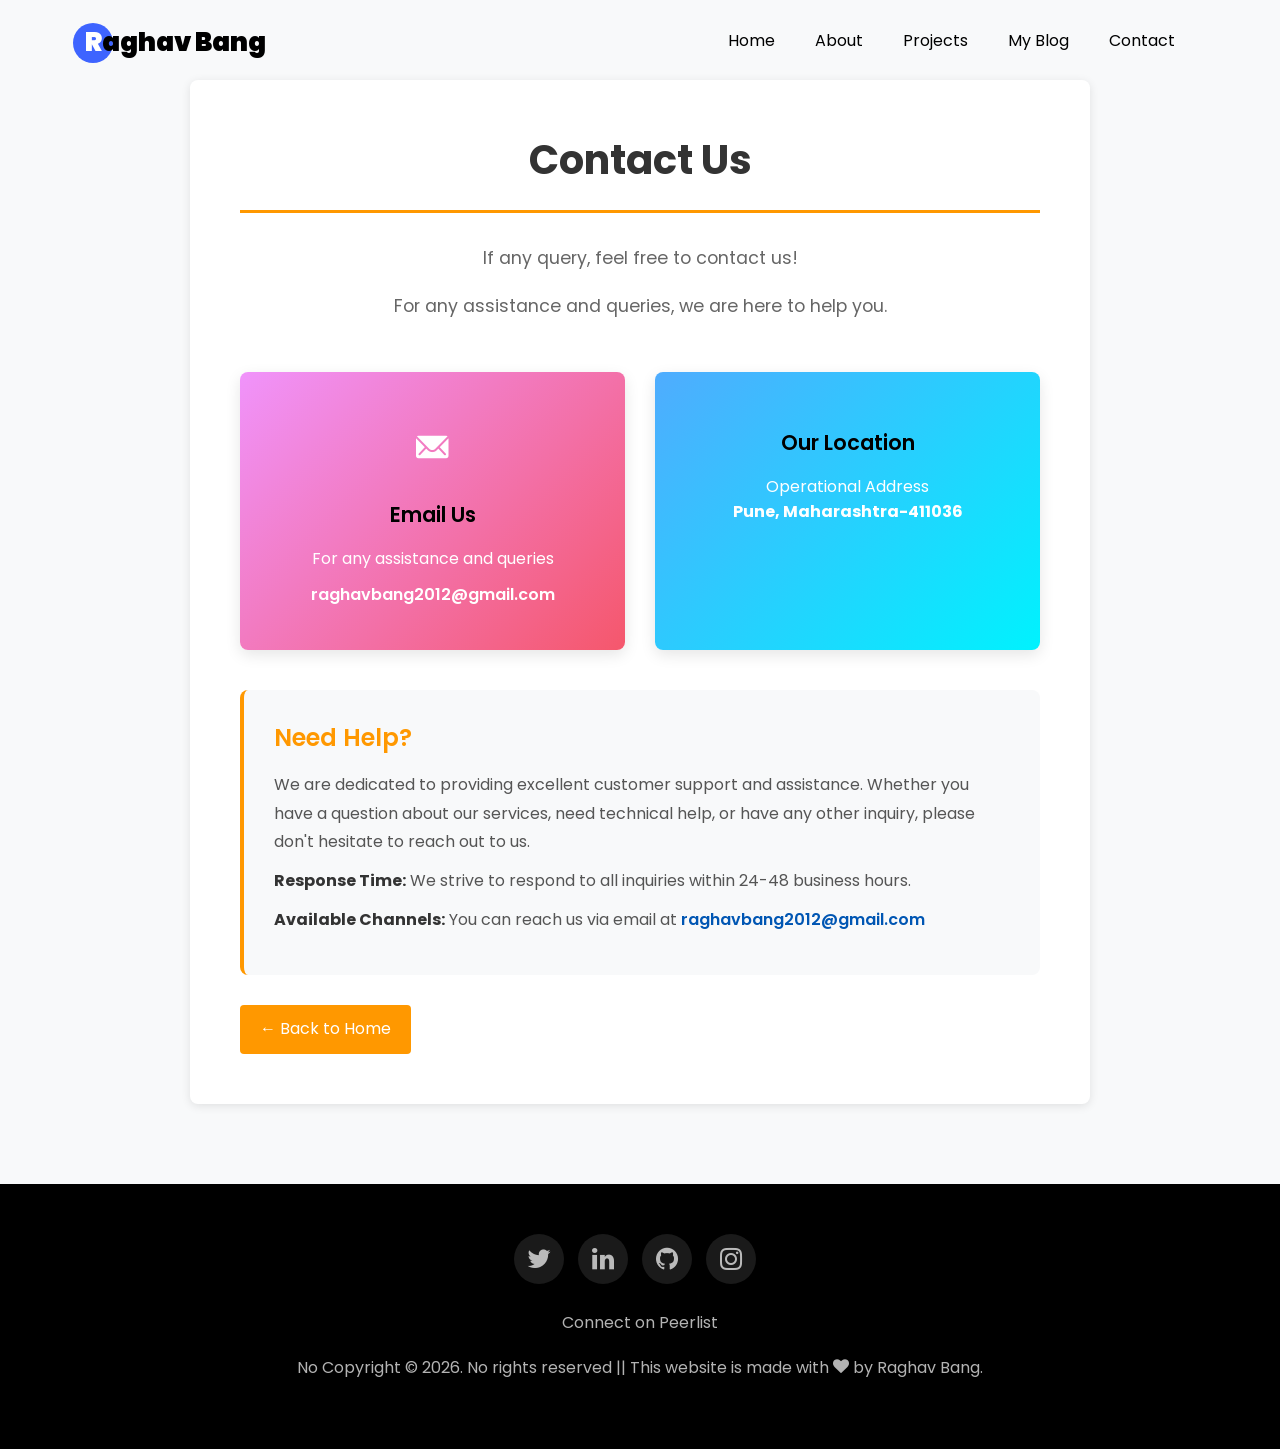
<file: contact-us.html>
<!DOCTYPE html>
<html lang="en">

<head>
    <title>Contact Us | Raghav Bang</title>
    <meta name="description"
        content="Contact Us - Get in touch with us for any queries and assistance. Email us at raghavbang2012@gmail.com">
    <meta name="robots" content="index">
    <meta charset="utf-8">
    <meta name="viewport" content="width=device-width, initial-scale=1, shrink-to-fit=no">
    <link rel="icon" type="image/x-icon" href="images/favicon.ico">
    <link href="https://fonts.googleapis.com/css?family=Poppins:100,200,300,400,500,600,700,800,900" rel="stylesheet">
    <link rel="stylesheet" href="https://stackpath.bootstrapcdn.com/bootstrap/4.1.3/css/bootstrap.min.css"
        integrity="sha384-MCw98/SFnGE8fJT3GXwEOngsV7Zt27NXFoaoApmYm81iuXoPkFOJwJ8ERdknLPMO" crossorigin="anonymous">

    <link rel="stylesheet" href="css/open-iconic-bootstrap.min.css">
    <link rel="stylesheet" href="css/animate.css">
    <link rel="stylesheet" href="css/aos.css">
    <link rel="stylesheet" href="css/ionicons.min.css">
    <link rel="stylesheet" href="css/home.css">
    <link rel="stylesheet" href="css/flaticon.css">
    <link rel="stylesheet" href="css/icomoon.css">
    <link rel="stylesheet" href="css/style.css">

    <style>
        .contact-section {
            padding: 80px 0;
            background-color: #f8f9fa;
            min-height: 100vh;
        }

        .contact-container {
            max-width: 900px;
            margin: 0 auto;
            background-color: white;
            padding: 50px;
            border-radius: 8px;
            box-shadow: 0 2px 10px rgba(0, 0, 0, 0.1);
        }

        .contact-title {
            font-size: 2.5rem;
            font-weight: 700;
            color: #333;
            margin-bottom: 30px;
            text-align: center;
            padding-bottom: 20px;
            border-bottom: 3px solid #ff9800;
        }

        .contact-intro {
            font-size: 1.1rem;
            color: #666;
            text-align: center;
            margin-bottom: 50px;
            line-height: 1.8;
        }

        .contact-cards {
            display: grid;
            grid-template-columns: 1fr 1fr;
            gap: 30px;
            margin-bottom: 40px;
        }

        .contact-card {
            background: linear-gradient(135deg, #667eea 0%, #764ba2 100%);
            padding: 40px;
            border-radius: 8px;
            text-align: center;
            color: white;
            box-shadow: 0 5px 15px rgba(0, 0, 0, 0.1);
            transition: transform 0.3s ease, box-shadow 0.3s ease;
        }

        .contact-card:hover {
            transform: translateY(-5px);
            box-shadow: 0 10px 25px rgba(0, 0, 0, 0.15);
        }

        .contact-card.email {
            background: linear-gradient(135deg, #f093fb 0%, #f5576c 100%);
        }

        .contact-card.address {
            background: linear-gradient(135deg, #4facfe 0%, #00f2fe 100%);
        }

        .contact-card i {
            font-size: 2.5rem;
            margin-bottom: 15px;
            display: block;
        }

        .contact-card h3 {
            font-size: 1.3rem;
            margin-bottom: 15px;
            font-weight: 600;
        }

        .contact-card p {
            font-size: 1rem;
            margin: 0;
            line-height: 1.6;
        }

        .contact-card a {
            color: white;
            text-decoration: none;
            font-weight: 600;
            display: inline-block;
            margin-top: 10px;
            transition: opacity 0.3s ease;
        }

        .contact-card a:hover {
            opacity: 0.8;
            text-decoration: underline;
        }

        .additional-info {
            background-color: #f8f9fa;
            padding: 30px;
            border-radius: 8px;
            margin-top: 40px;
            border-left: 4px solid #ff9800;
        }

        .additional-info h4 {
            color: #ff9800;
            margin-bottom: 15px;
            font-weight: 600;
        }

        .additional-info p {
            color: #555;
            margin: 10px 0;
            line-height: 1.8;
        }

        .additional-info strong {
            color: #333;
        }

        .back-link {
            display: inline-block;
            margin-top: 30px;
            padding: 10px 20px;
            background-color: #ff9800;
            color: white;
            text-decoration: none;
            border-radius: 4px;
            transition: background-color 0.3s ease;
        }

        .back-link:hover {
            background-color: #e68900;
            text-decoration: none;
            color: white;
        }

        @media (max-width: 768px) {
            .contact-container {
                padding: 30px 20px;
            }

            .contact-title {
                font-size: 1.8rem;
            }

            .contact-cards {
                grid-template-columns: 1fr;
                gap: 20px;
            }

            .contact-section {
                padding: 50px 0;
            }

            .contact-card {
                padding: 30px;
            }

            .contact-intro {
                font-size: 1rem;
            }
        }
    </style>
</head>

<body>

    <nav class="navbar navbar-expand-lg navbar-dark ftco_navbar ftco-navbar-light site-navbar-target" id="ftco-navbar">
        <div class="container">
            <a class="navbar-brand" href="index.html"><span>R</span>aghav Bang</a>
            <button class="navbar-toggler js-fh5co-nav-toggle fh5co-nav-toggle" type="button" data-toggle="collapse"
                data-target="#ftco-nav" aria-controls="ftco-nav" aria-expanded="false" aria-label="Toggle navigation">
                <span class="oi oi-menu"></span> Menu
            </button>

            <div class="collapse navbar-collapse" id="ftco-nav">
                <ul class="navbar-nav nav ml-auto">
                    <li class="nav-item"><a href="index.html#home-section" class="nav-link"><span>Home</span></a></li>
                    <li class="nav-item"><a href="index.html#about-section" class="nav-link"><span>About</span></a></li>
                    <li class="nav-item"><a href="index.html#projects-section"
                            class="nav-link"><span>Projects</span></a></li>
                    <li class="nav-item"><a href="index.html#blog-section" class="nav-link"><span>My Blog</span></a>
                    </li>
                    <li class="nav-item"><a href="index.html#contact-section" class="nav-link"><span>Contact</span></a>
                    </li>
                </ul>
            </div>
        </div>
    </nav>

    <section class="contact-section">
        <div class="container">
            <div class="contact-container ftco-animate">
                <h1 class="contact-title">Contact Us</h1>

                <div class="contact-intro">
                    <p>If any query, feel free to contact us!</p>
                    <p>For any assistance and queries, we are here to help you.</p>
                </div>

                <div class="contact-cards">
                    <div class="contact-card email">
                        <i class="ion-ios-mail"></i>
                        <h3>Email Us</h3>
                        <p>For any assistance and queries</p>
                        <a href="mailto:raghavbang2012@gmail.com">raghavbang2012@gmail.com</a>
                    </div>

                    <div class="contact-card address">
                        <i class="ion-ios-location"></i>
                        <h3>Our Location</h3>
                        <p>Operational Address</p>
                        <p><strong>Pune, Maharashtra-411036</strong></p>
                    </div>
                </div>

                <div class="additional-info">
                    <h4><i class="ion-ios-info"></i> Need Help?</h4>
                    <p>
                        We are dedicated to providing excellent customer support and assistance. Whether you have a
                        question about our services, need technical help, or have any other inquiry, please don't
                        hesitate to reach out to us.
                    </p>
                    <p>
                        <strong>Response Time:</strong> We strive to respond to all inquiries within 24-48 business
                        hours.
                    </p>
                    <p>
                        <strong>Available Channels:</strong> You can reach us via email at <a
                            href="mailto:raghavbang2012@gmail.com"
                            style="color: #0056b3; font-weight: 600;">raghavbang2012@gmail.com</a>
                    </p>
                </div>

                <a href="index.html#contact-section" class="back-link">← Back to Home</a>
            </div>
        </div>
    </section>

    <footer class="ftco-footer ftco-section" style="padding: 50px 0;">
        <div class="container">
            <div class="row ">
                <ul class="ftco-footer-social list-unstyled col-md-12 text-center ">
                    <li class="ftco-animate"><a href="https://twitter.com/iamRaghavBang"><span
                                class="icon-twitter"></span></a></li>
                    <li class="ftco-animate"><a href="https://www.linkedin.com/in/raghavbang/"><span
                                class="icon-linkedin"></span></a></li>
                    <li class="ftco-animate"><a href="https://github.com/Raghav888"><span
                                class="icon-github"></span></a></li>
                    <li class="ftco-animate"><a href="https://www.instagram.com/iamraghavbang/"><span
                                class="icon-instagram"></span></a></li>
                </ul>
            </div>
            <div class="row">
                <div class="col-md-12 text-center">
                    <p><a href="https://peerlist.io/raghavbang"><span>Connect on Peerlist</span></a></p>
                    <p>
                        No Copyright &copy;
                        <script>
                            document.write(new Date().getFullYear());
                        </script>. No rights reserved || This website is made with <i class="icon-heart color-danger"
                            aria-hidden="true"></i> by Raghav Bang.
                    </p>
                </div>
            </div>
        </div>
    </footer>

    <!-- loader -->
    <div id="ftco-loader" class="show fullscreen"><svg class="circular" width="48px" height="48px">
            <circle class="path-bg" cx="24" cy="24" r="22" fill="none" stroke-width="4" stroke="#eeeeee" />
            <circle class="path" cx="24" cy="24" r="22" fill="none" stroke-width="4" stroke-miterlimit="10"
                stroke="#F96D00" />
        </svg></div>

    <script src="js/jquery.min.js"></script>
    <script src="js/jquery-migrate-3.0.1.min.js"></script>
    <script src="js/popper.min.js"></script>
    <script src="js/bootstrap.min.js"></script>
    <script src="js/jquery.easing.1.3.js"></script>
    <script src="js/jquery.waypoints.min.js"></script>
    <script src="js/jquery.stellar.min.js"></script>
    <script src="js/aos.js"></script>
    <script src="js/main.js"></script>
    <script src="script.js"></script>

</body>

</html>
</file>
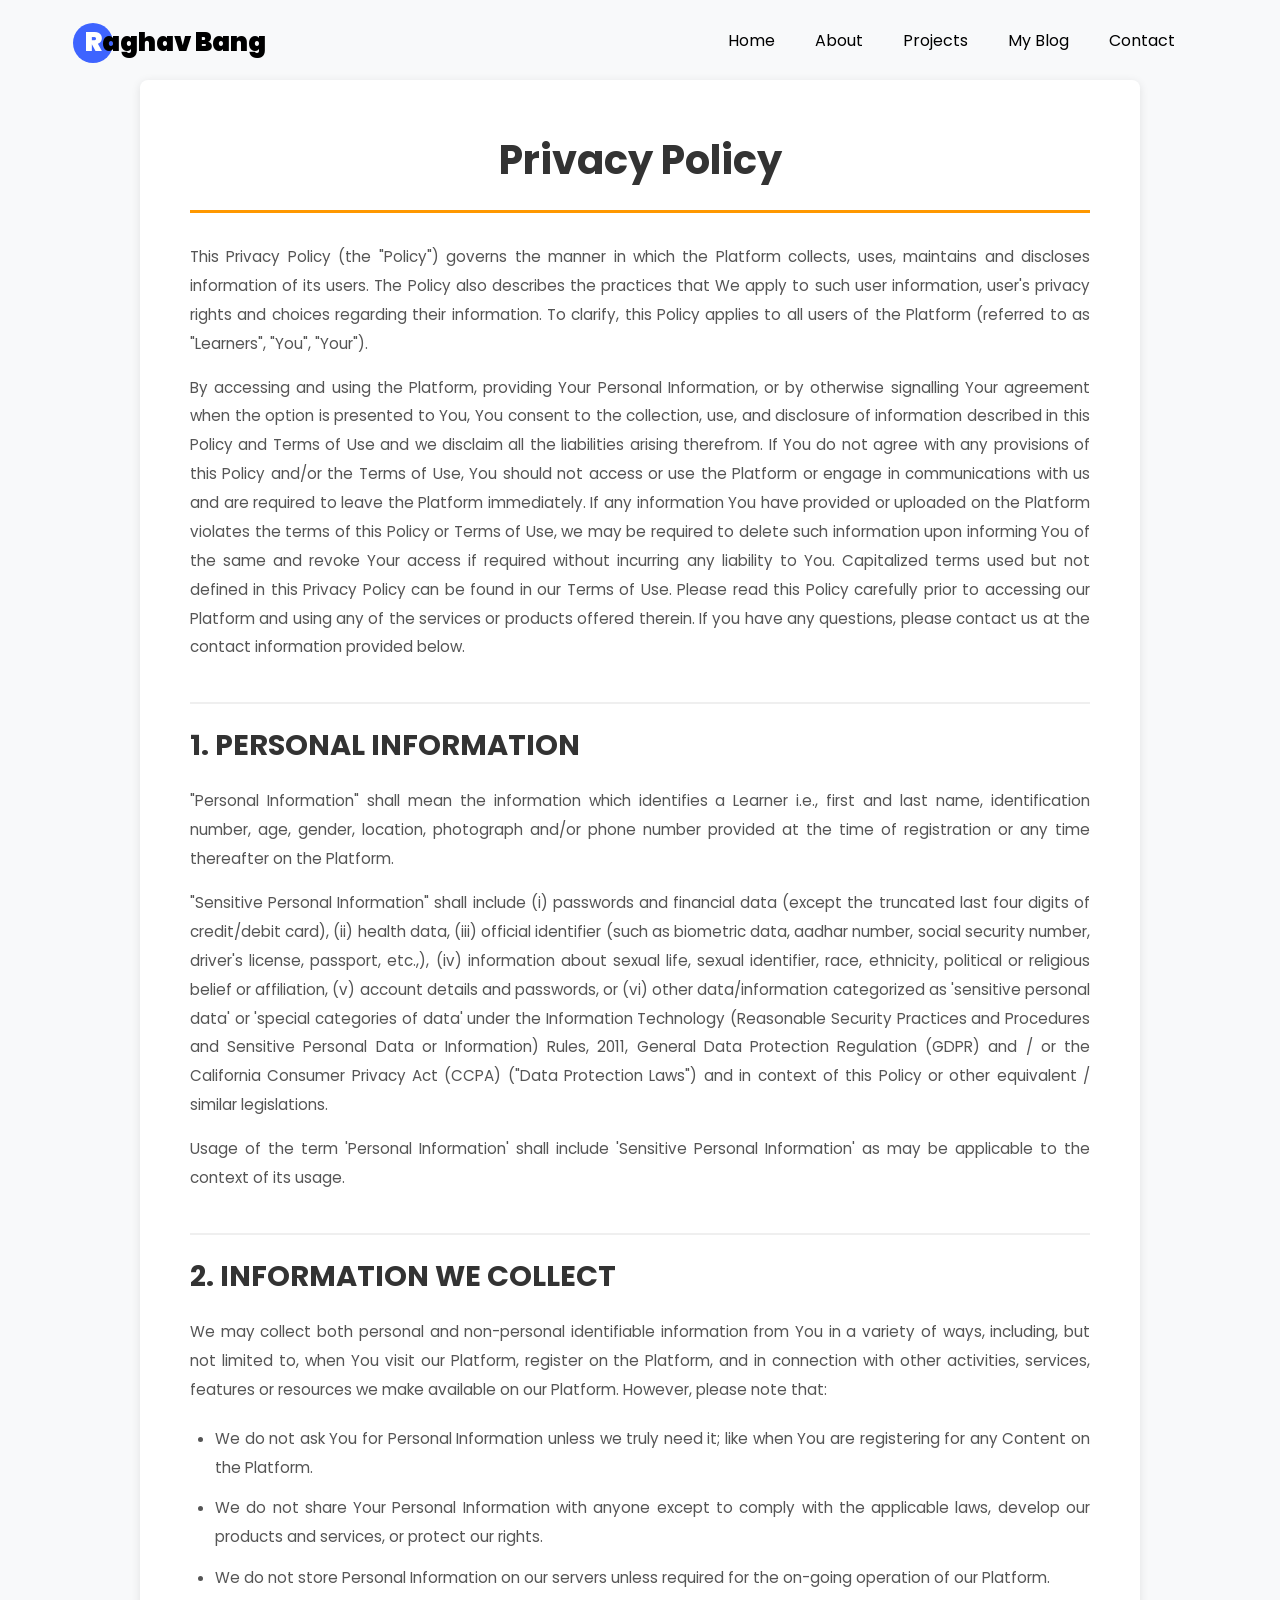
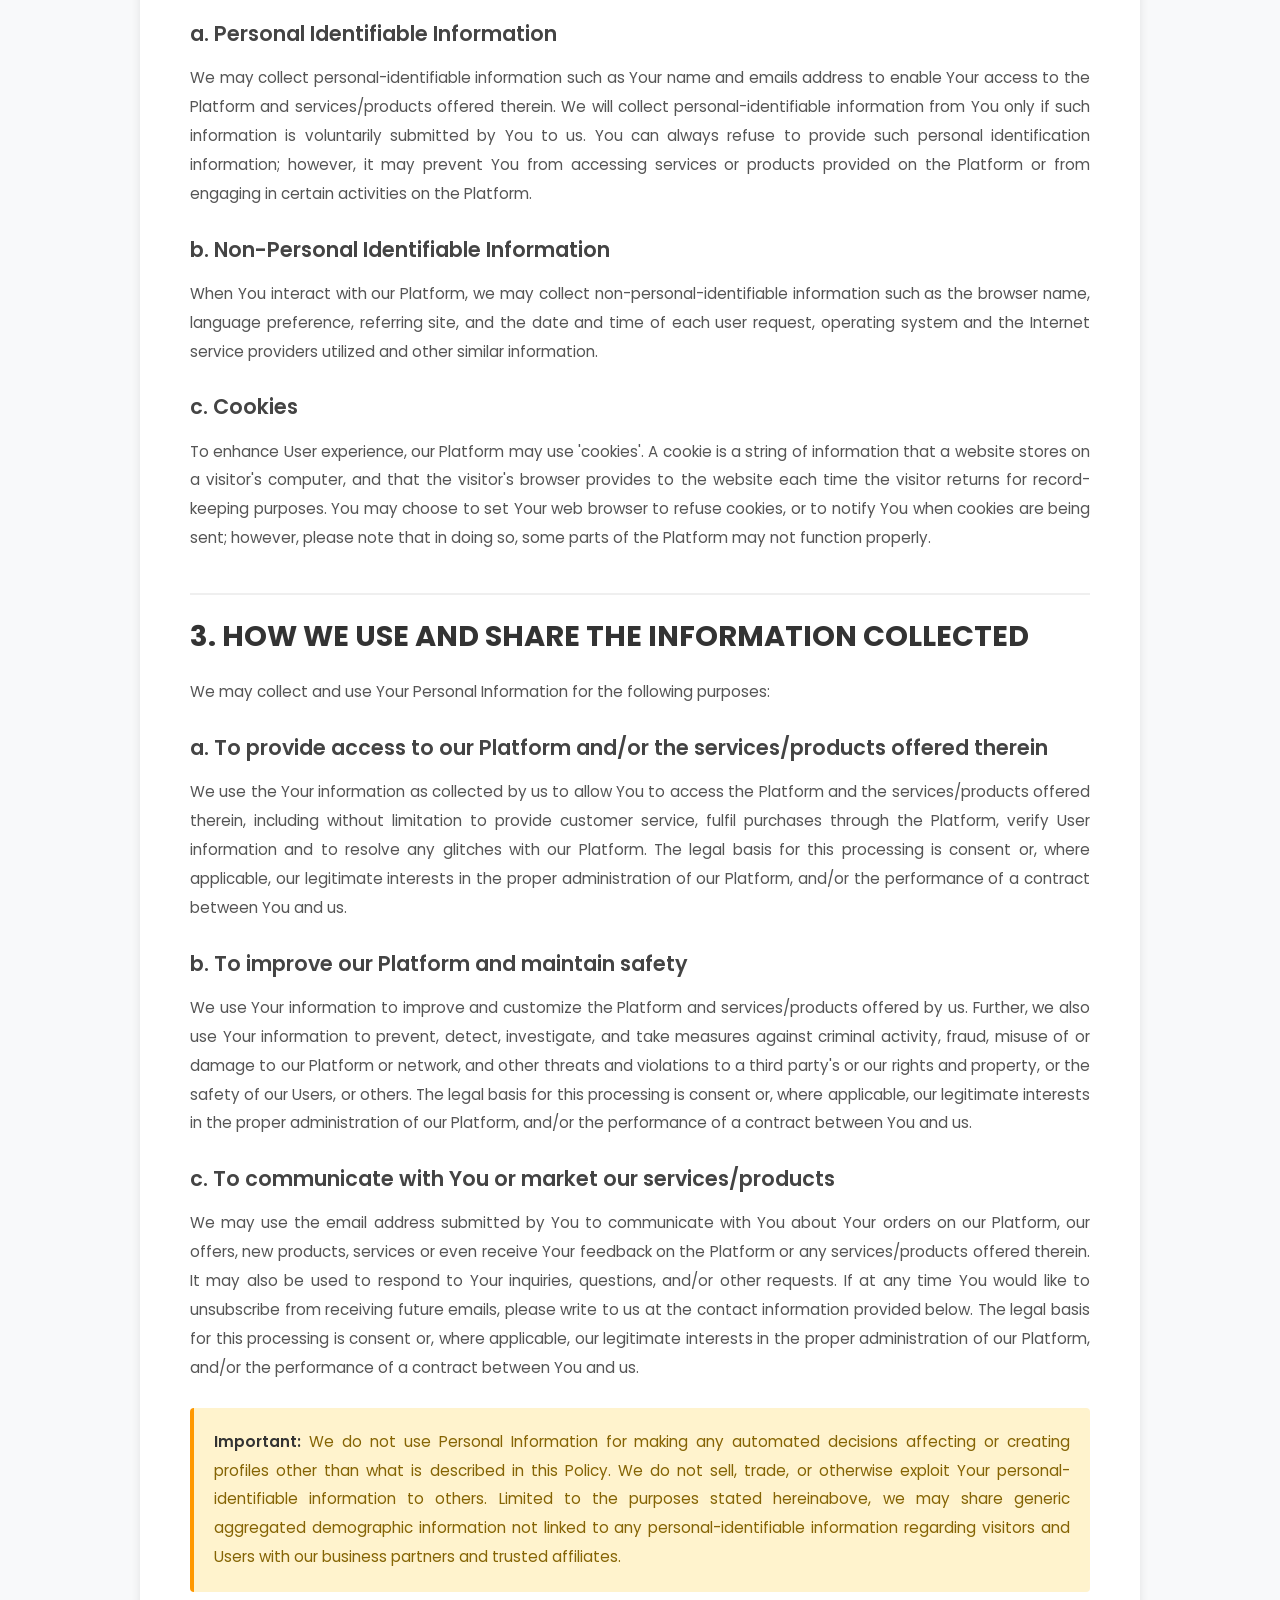
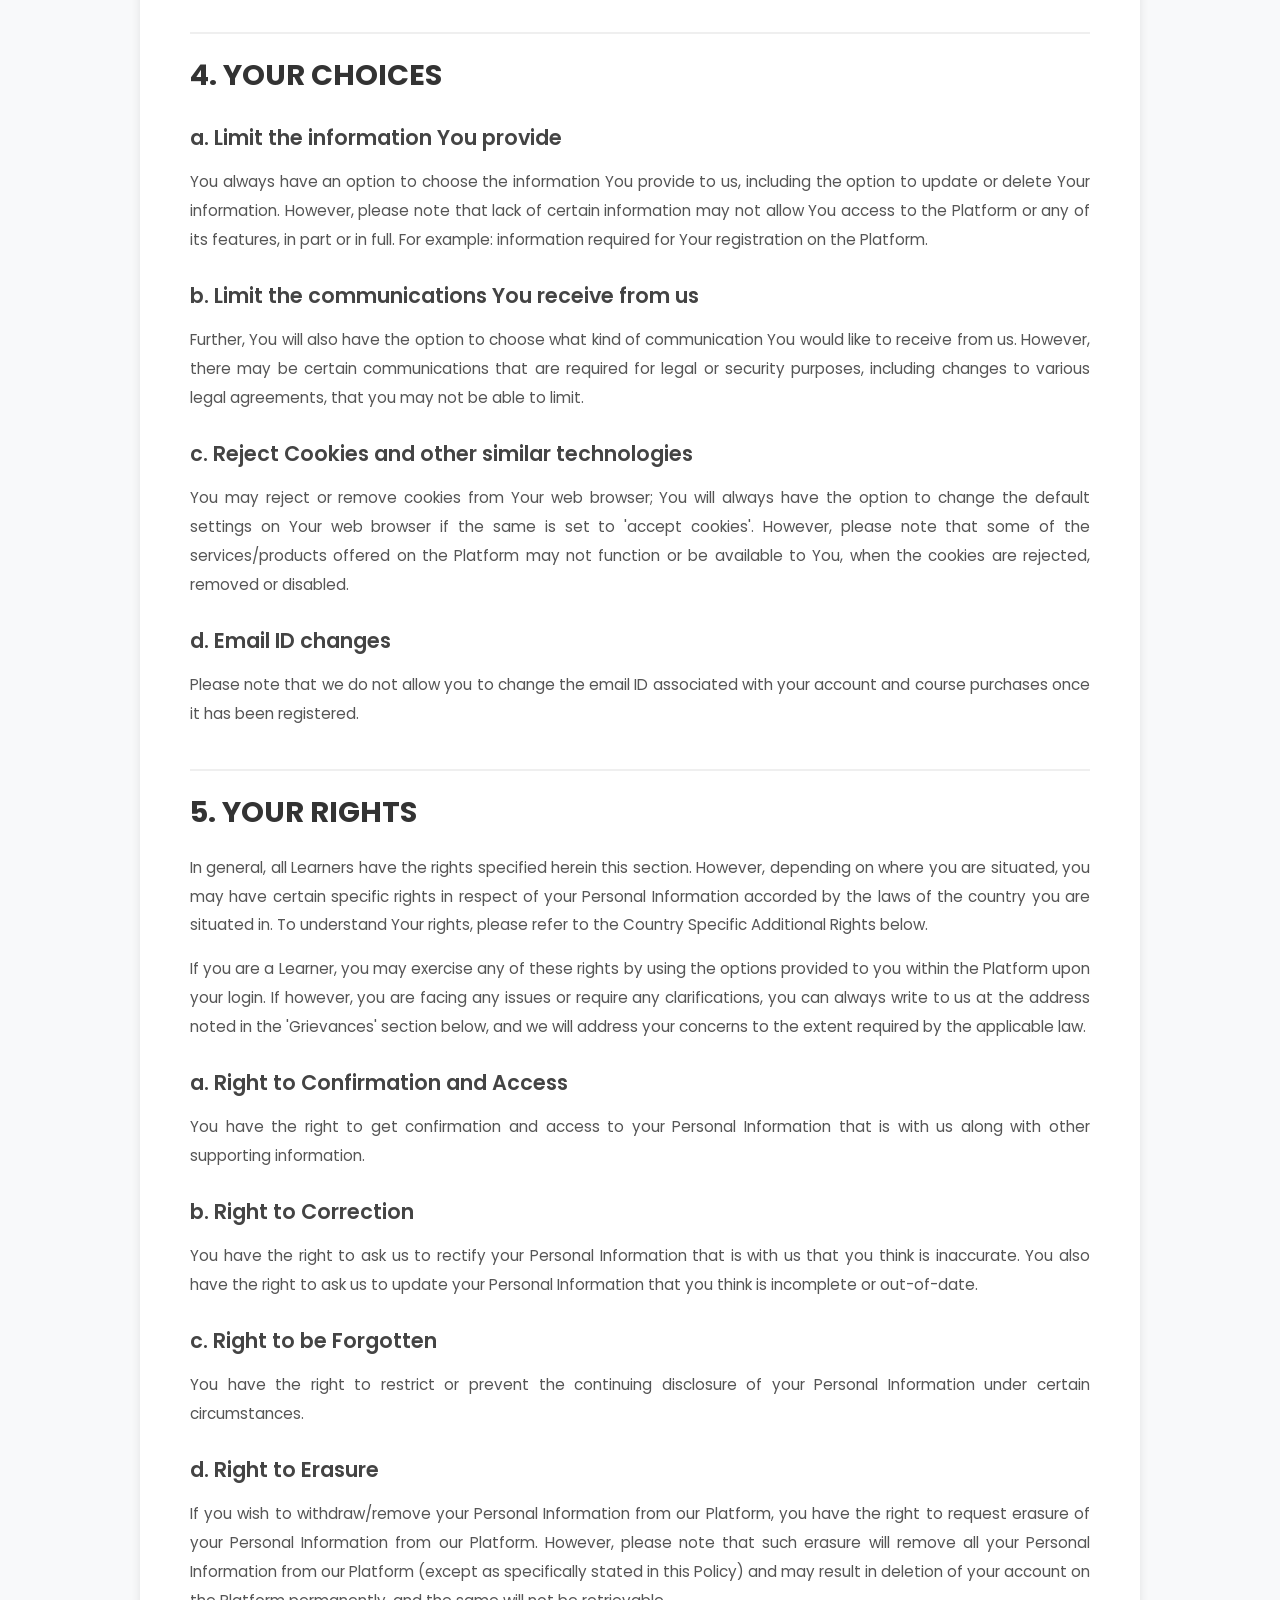
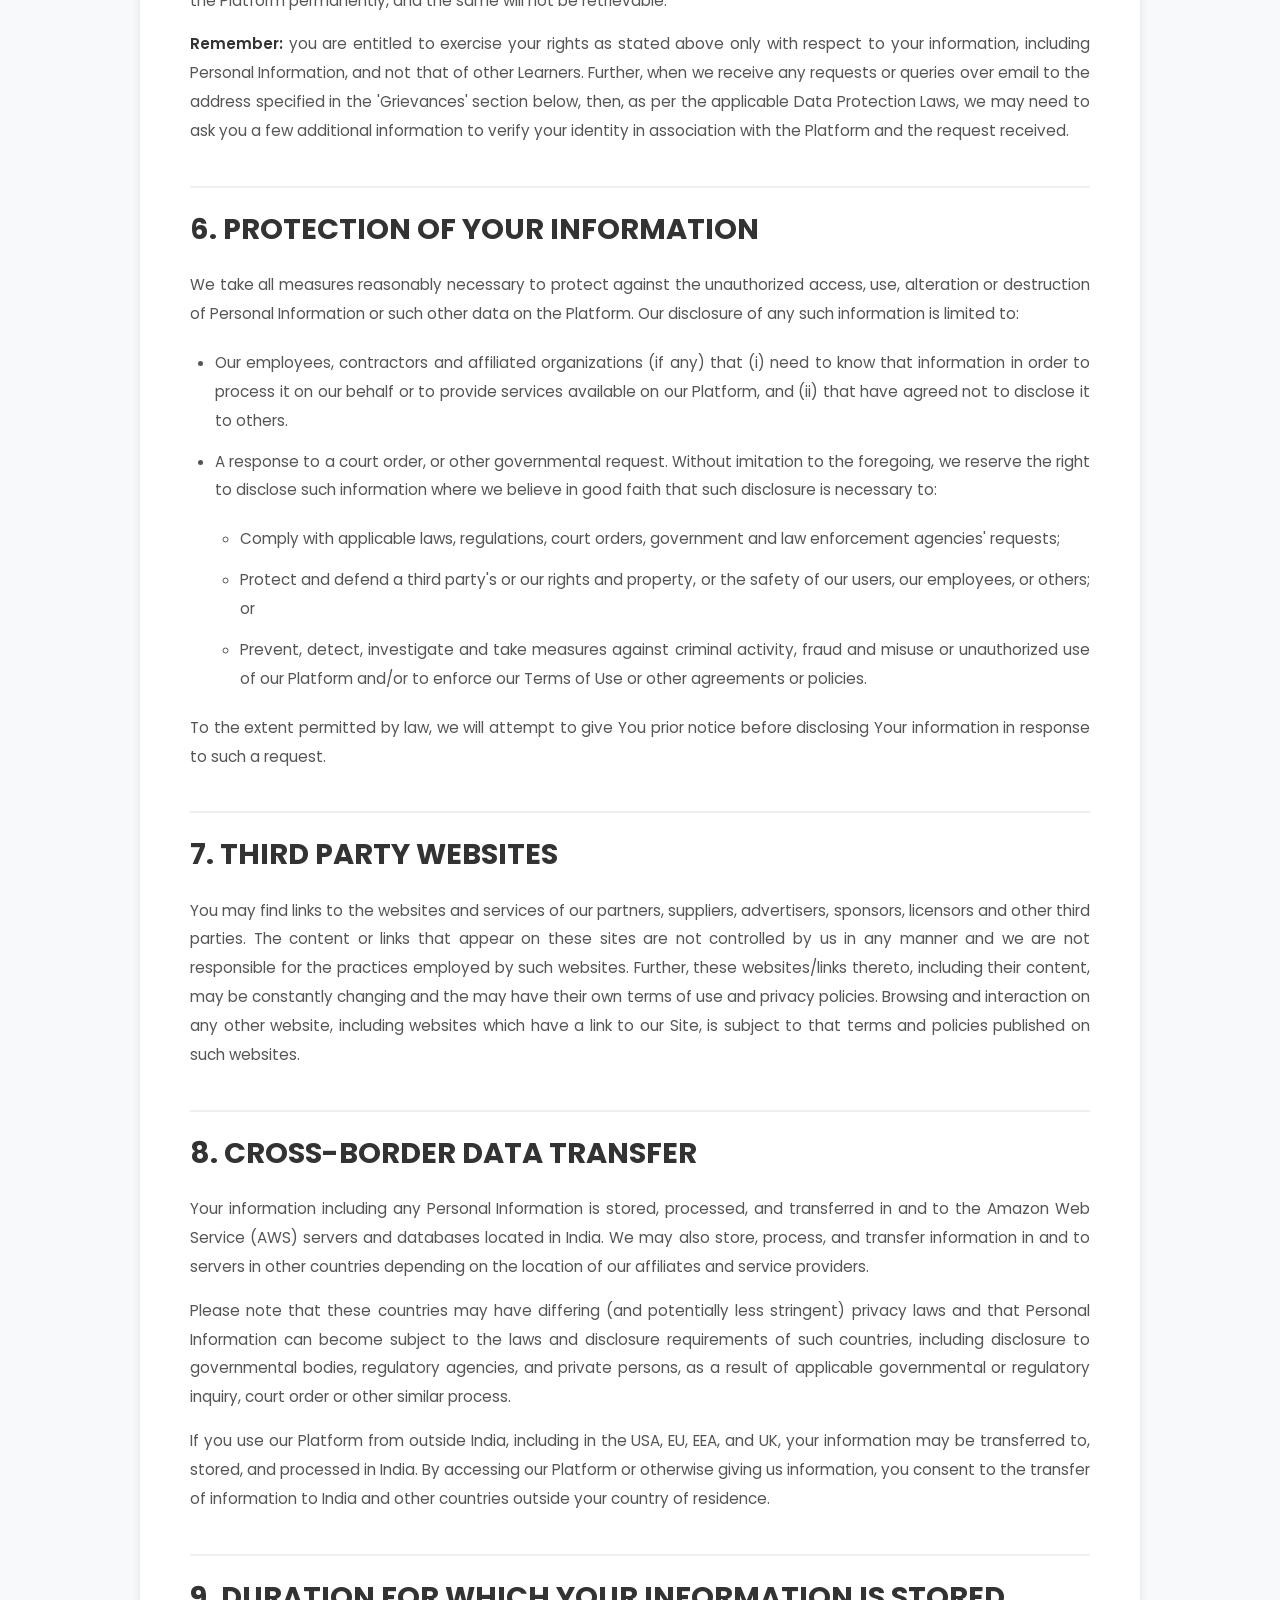
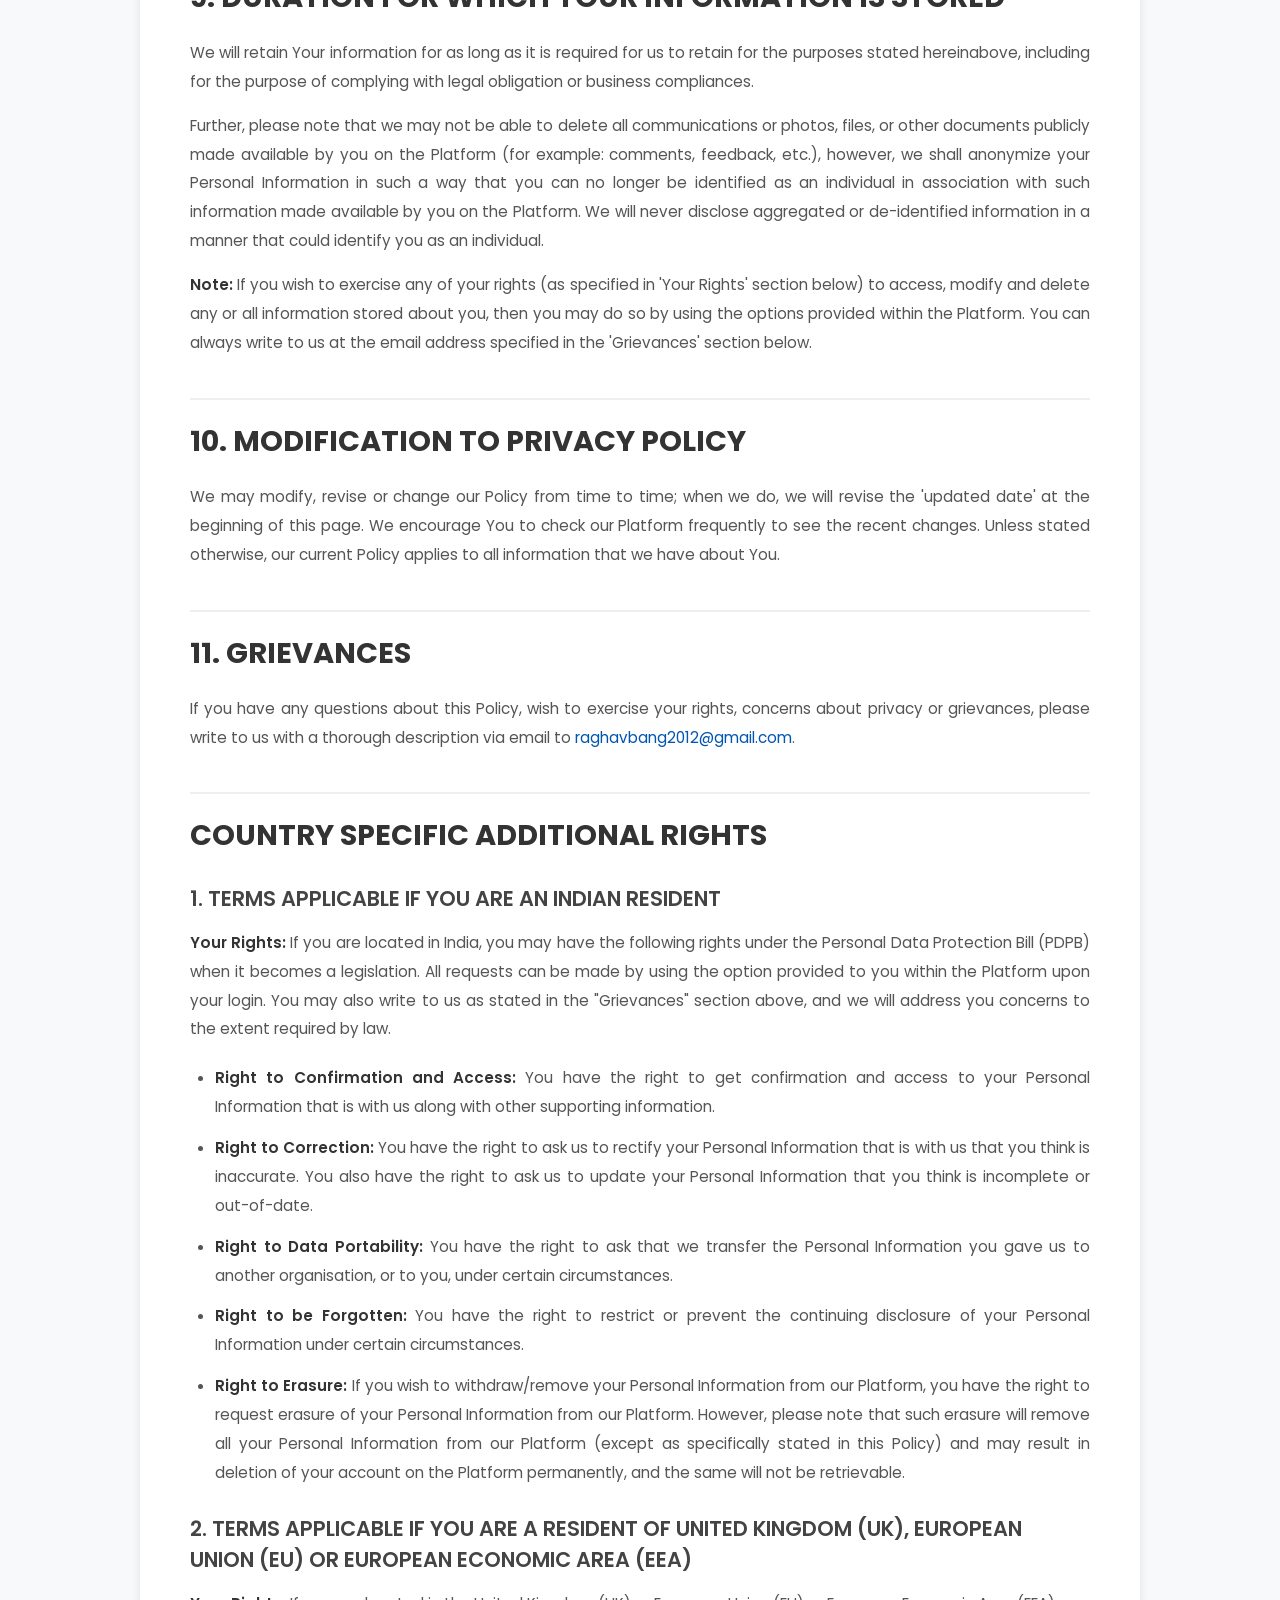
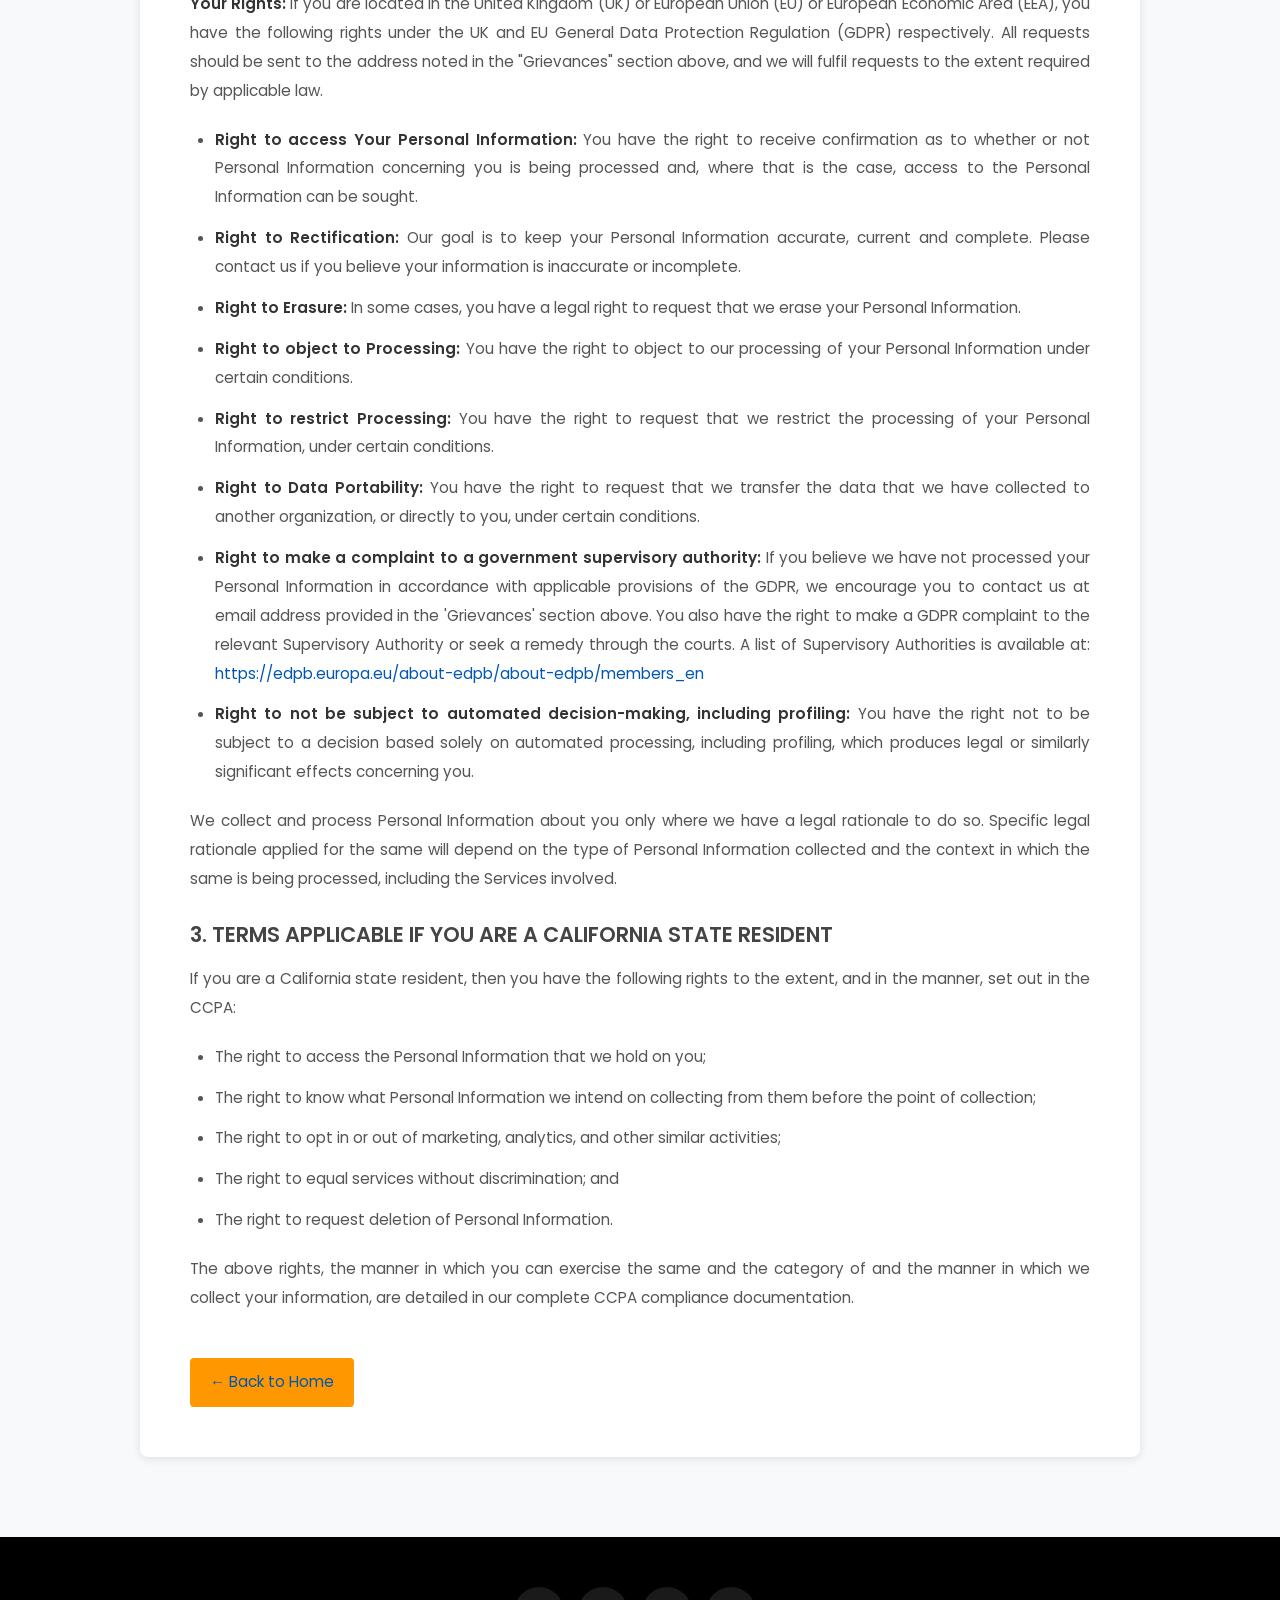
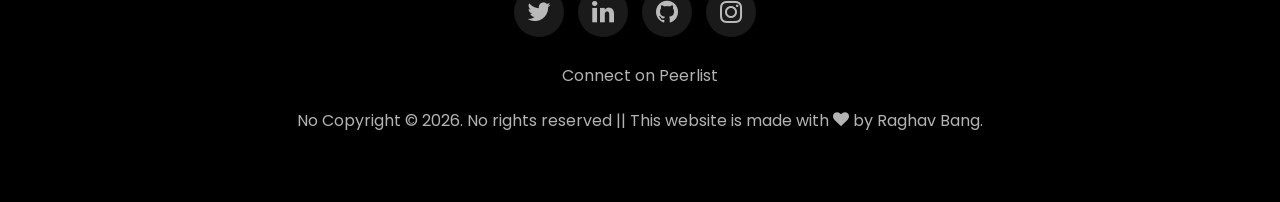
<file: privacy-policy.html>
<!DOCTYPE html>
<html lang="en">

<head>
    <title>Privacy Policy | Raghav Bang</title>
    <meta name="description"
        content="Privacy Policy - Learn how we collect, use, and protect your personal information.">
    <meta name="robots" content="index">
    <meta charset="utf-8">
    <meta name="viewport" content="width=device-width, initial-scale=1, shrink-to-fit=no">
    <link rel="icon" type="image/x-icon" href="images/favicon.ico">
    <link href="https://fonts.googleapis.com/css?family=Poppins:100,200,300,400,500,600,700,800,900" rel="stylesheet">
    <link rel="stylesheet" href="https://stackpath.bootstrapcdn.com/bootstrap/4.1.3/css/bootstrap.min.css"
        integrity="sha384-MCw98/SFnGE8fJT3GXwEOngsV7Zt27NXFoaoApmYm81iuXoPkFOJwJ8ERdknLPMO" crossorigin="anonymous">

    <link rel="stylesheet" href="css/open-iconic-bootstrap.min.css">
    <link rel="stylesheet" href="css/animate.css">
    <link rel="stylesheet" href="css/aos.css">
    <link rel="stylesheet" href="css/ionicons.min.css">
    <link rel="stylesheet" href="css/home.css">
    <link rel="stylesheet" href="css/flaticon.css">
    <link rel="stylesheet" href="css/icomoon.css">
    <link rel="stylesheet" href="css/style.css">

    <style>
        .policy-section {
            padding: 80px 0;
            background-color: #f8f9fa;
        }

        .policy-container {
            max-width: 1000px;
            margin: 0 auto;
            background-color: white;
            padding: 50px;
            border-radius: 8px;
            box-shadow: 0 2px 10px rgba(0, 0, 0, 0.1);
        }

        .policy-title {
            font-size: 2.5rem;
            font-weight: 700;
            color: #333;
            margin-bottom: 30px;
            text-align: center;
            padding-bottom: 20px;
            border-bottom: 3px solid #ff9800;
        }

        .policy-content {
            font-size: 0.95rem;
            line-height: 1.9;
            color: #555;
        }

        .policy-content h2 {
            font-size: 1.8rem;
            color: #333;
            font-weight: 700;
            margin-top: 40px;
            margin-bottom: 20px;
            padding-top: 20px;
            border-top: 2px solid #efefef;
        }

        .policy-content h3 {
            font-size: 1.3rem;
            color: #444;
            font-weight: 600;
            margin-top: 25px;
            margin-bottom: 15px;
        }

        .policy-content h4 {
            font-size: 1.1rem;
            color: #555;
            font-weight: 600;
            margin-top: 15px;
            margin-bottom: 10px;
        }

        .policy-content p {
            margin-bottom: 15px;
            text-align: justify;
        }

        .policy-content ul {
            margin: 20px 0;
            padding-left: 25px;
        }

        .policy-content li {
            margin-bottom: 12px;
            text-align: justify;
        }

        .policy-content strong {
            color: #333;
            font-weight: 600;
        }

        .policy-content a {
            color: #0056b3;
            text-decoration: none;
        }

        .policy-content a:hover {
            text-decoration: underline;
        }

        .highlight-box {
            background-color: #fff3cd;
            padding: 20px;
            border-left: 4px solid #ff9800;
            margin: 25px 0;
            border-radius: 4px;
        }

        .highlight-box p {
            margin: 0;
            color: #856404;
        }

        .back-link {
            display: inline-block;
            margin-top: 30px;
            padding: 10px 20px;
            background-color: #ff9800;
            color: white;
            text-decoration: none;
            border-radius: 4px;
            transition: background-color 0.3s ease;
        }

        .back-link:hover {
            background-color: #e68900;
            text-decoration: none;
            color: white;
        }

        .toc {
            background-color: #f0f0f0;
            padding: 25px;
            border-radius: 8px;
            margin-bottom: 40px;
        }

        .toc h3 {
            margin-top: 0;
            color: #ff9800;
        }

        .toc ol {
            margin-bottom: 0;
        }

        .toc li {
            margin-bottom: 8px;
        }

        .toc a {
            color: #0056b3;
            text-decoration: none;
        }

        .toc a:hover {
            text-decoration: underline;
        }

        @media (max-width: 768px) {
            .policy-container {
                padding: 30px 20px;
            }

            .policy-title {
                font-size: 1.8rem;
            }

            .policy-section {
                padding: 50px 0;
            }

            .policy-content h2 {
                font-size: 1.5rem;
            }

            .policy-content p {
                text-align: left;
            }

            .policy-content li {
                text-align: left;
            }
        }
    </style>
</head>

<body>

    <nav class="navbar navbar-expand-lg navbar-dark ftco_navbar ftco-navbar-light site-navbar-target" id="ftco-navbar">
        <div class="container">
            <a class="navbar-brand" href="index.html"><span>R</span>aghav Bang</a>
            <button class="navbar-toggler js-fh5co-nav-toggle fh5co-nav-toggle" type="button" data-toggle="collapse"
                data-target="#ftco-nav" aria-controls="ftco-nav" aria-expanded="false" aria-label="Toggle navigation">
                <span class="oi oi-menu"></span> Menu
            </button>

            <div class="collapse navbar-collapse" id="ftco-nav">
                <ul class="navbar-nav nav ml-auto">
                    <li class="nav-item"><a href="index.html#home-section" class="nav-link"><span>Home</span></a></li>
                    <li class="nav-item"><a href="index.html#about-section" class="nav-link"><span>About</span></a></li>
                    <li class="nav-item"><a href="index.html#projects-section"
                            class="nav-link"><span>Projects</span></a></li>
                    <li class="nav-item"><a href="index.html#blog-section" class="nav-link"><span>My Blog</span></a>
                    </li>
                    <li class="nav-item"><a href="index.html#contact-section" class="nav-link"><span>Contact</span></a>
                    </li>
                </ul>
            </div>
        </div>
    </nav>

    <section class="policy-section">
        <div class="container">
            <div class="policy-container ftco-animate">
                <h1 class="policy-title">Privacy Policy</h1>

                <div class="policy-content">
                    <p>This Privacy Policy (the "Policy") governs the manner in which the Platform collects, uses,
                        maintains and discloses information of its users. The Policy also describes the practices that
                        We apply to such user information, user's privacy rights and choices regarding their
                        information. To clarify, this Policy applies to all users of the Platform (referred to as
                        "Learners", "You", "Your").</p>

                    <p>By accessing and using the Platform, providing Your Personal Information, or by otherwise
                        signalling Your agreement when the option is presented to You, You consent to the collection,
                        use, and disclosure of information described in this Policy and Terms of Use and we disclaim all
                        the liabilities arising therefrom. If You do not agree with any provisions of this Policy and/or
                        the Terms of Use, You should not access or use the Platform or engage in communications with us
                        and are required to leave the Platform immediately. If any information You have provided or
                        uploaded on the Platform violates the terms of this Policy or Terms of Use, we may be required
                        to delete such information upon informing You of the same and revoke Your access if required
                        without incurring any liability to You. Capitalized terms used but not defined in this Privacy
                        Policy can be found in our Terms of Use. Please read this Policy carefully prior to accessing
                        our Platform and using any of the services or products offered therein. If you have any
                        questions, please contact us at the contact information provided below.</p>

                    <h2>1. PERSONAL INFORMATION</h2>

                    <p>"Personal Information" shall mean the information which identifies a Learner i.e., first and last
                        name, identification number, age, gender, location, photograph and/or phone number provided at
                        the time of registration or any time thereafter on the Platform.</p>

                    <p>"Sensitive Personal Information" shall include (i) passwords and financial data (except the
                        truncated last four digits of credit/debit card), (ii) health data, (iii) official identifier
                        (such as biometric data, aadhar number, social security number, driver's license, passport,
                        etc.,), (iv) information about sexual life, sexual identifier, race, ethnicity, political or
                        religious belief or affiliation, (v) account details and passwords, or (vi) other
                        data/information categorized as 'sensitive personal data' or 'special categories of data' under
                        the Information Technology (Reasonable Security Practices and Procedures and Sensitive Personal
                        Data or Information) Rules, 2011, General Data Protection Regulation (GDPR) and / or the
                        California Consumer Privacy Act (CCPA) ("Data Protection Laws") and in context of this Policy or
                        other equivalent / similar legislations.</p>

                    <p>Usage of the term 'Personal Information' shall include 'Sensitive Personal Information' as may be
                        applicable to the context of its usage.</p>

                    <h2>2. INFORMATION WE COLLECT</h2>

                    <p>We may collect both personal and non-personal identifiable information from You in a variety of
                        ways, including, but not limited to, when You visit our Platform, register on the Platform, and
                        in connection with other activities, services, features or resources we make available on our
                        Platform. However, please note that:</p>

                    <ul>
                        <li>We do not ask You for Personal Information unless we truly need it; like when You are
                            registering for any Content on the Platform.</li>
                        <li>We do not share Your Personal Information with anyone except to comply with the applicable
                            laws, develop our products and services, or protect our rights.</li>
                        <li>We do not store Personal Information on our servers unless required for the on-going
                            operation of our Platform.</li>
                    </ul>

                    <h3>a. Personal Identifiable Information</h3>
                    <p>We may collect personal-identifiable information such as Your name and emails address to enable
                        Your access to the Platform and services/products offered therein. We will collect
                        personal-identifiable information from You only if such information is voluntarily submitted by
                        You to us. You can always refuse to provide such personal identification information; however,
                        it may prevent You from accessing services or products provided on the Platform or from engaging
                        in certain activities on the Platform.</p>

                    <h3>b. Non-Personal Identifiable Information</h3>
                    <p>When You interact with our Platform, we may collect non-personal-identifiable information such as
                        the browser name, language preference, referring site, and the date and time of each user
                        request, operating system and the Internet service providers utilized and other similar
                        information.</p>

                    <h3>c. Cookies</h3>
                    <p>To enhance User experience, our Platform may use 'cookies'. A cookie is a string of information
                        that a website stores on a visitor's computer, and that the visitor's browser provides to the
                        website each time the visitor returns for record-keeping purposes. You may choose to set Your
                        web browser to refuse cookies, or to notify You when cookies are being sent; however, please
                        note that in doing so, some parts of the Platform may not function properly.</p>

                    <h2>3. HOW WE USE AND SHARE THE INFORMATION COLLECTED</h2>

                    <p>We may collect and use Your Personal Information for the following purposes:</p>

                    <h3>a. To provide access to our Platform and/or the services/products offered therein</h3>
                    <p>We use the Your information as collected by us to allow You to access the Platform and the
                        services/products offered therein, including without limitation to provide customer service,
                        fulfil purchases through the Platform, verify User information and to resolve any glitches with
                        our Platform. The legal basis for this processing is consent or, where applicable, our
                        legitimate interests in the proper administration of our Platform, and/or the performance of a
                        contract between You and us.</p>

                    <h3>b. To improve our Platform and maintain safety</h3>
                    <p>We use Your information to improve and customize the Platform and services/products offered by
                        us. Further, we also use Your information to prevent, detect, investigate, and take measures
                        against criminal activity, fraud, misuse of or damage to our Platform or network, and other
                        threats and violations to a third party's or our rights and property, or the safety of our
                        Users, or others. The legal basis for this processing is consent or, where applicable, our
                        legitimate interests in the proper administration of our Platform, and/or the performance of a
                        contract between You and us.</p>

                    <h3>c. To communicate with You or market our services/products</h3>
                    <p>We may use the email address submitted by You to communicate with You about Your orders on our
                        Platform, our offers, new products, services or even receive Your feedback on the Platform or
                        any services/products offered therein. It may also be used to respond to Your inquiries,
                        questions, and/or other requests. If at any time You would like to unsubscribe from receiving
                        future emails, please write to us at the contact information provided below. The legal basis for
                        this processing is consent or, where applicable, our legitimate interests in the proper
                        administration of our Platform, and/or the performance of a contract between You and us.</p>

                    <div class="highlight-box">
                        <p><strong>Important:</strong> We do not use Personal Information for making any automated
                            decisions affecting or creating profiles other than what is described in this Policy. We do
                            not sell, trade, or otherwise exploit Your personal-identifiable information to others.
                            Limited to the purposes stated hereinabove, we may share generic aggregated demographic
                            information not linked to any personal-identifiable information regarding visitors and Users
                            with our business partners and trusted affiliates.</p>
                    </div>

                    <h2>4. YOUR CHOICES</h2>

                    <h3>a. Limit the information You provide</h3>
                    <p>You always have an option to choose the information You provide to us, including the option to
                        update or delete Your information. However, please note that lack of certain information may not
                        allow You access to the Platform or any of its features, in part or in full. For example:
                        information required for Your registration on the Platform.</p>

                    <h3>b. Limit the communications You receive from us</h3>
                    <p>Further, You will also have the option to choose what kind of communication You would like to
                        receive from us. However, there may be certain communications that are required for legal or
                        security purposes, including changes to various legal agreements, that you may not be able to
                        limit.</p>

                    <h3>c. Reject Cookies and other similar technologies</h3>
                    <p>You may reject or remove cookies from Your web browser; You will always have the option to change
                        the default settings on Your web browser if the same is set to 'accept cookies'. However, please
                        note that some of the services/products offered on the Platform may not function or be available
                        to You, when the cookies are rejected, removed or disabled.</p>

                    <h3>d. Email ID changes</h3>
                    <p>Please note that we do not allow you to change the email ID associated with your account and
                        course purchases once it has been registered.</p>

                    <h2>5. YOUR RIGHTS</h2>

                    <p>In general, all Learners have the rights specified herein this section. However, depending on
                        where you are situated, you may have certain specific rights in respect of your Personal
                        Information accorded by the laws of the country you are situated in. To understand Your rights,
                        please refer to the Country Specific Additional Rights below.</p>

                    <p>If you are a Learner, you may exercise any of these rights by using the options provided to you
                        within the Platform upon your login. If however, you are facing any issues or require any
                        clarifications, you can always write to us at the address noted in the 'Grievances' section
                        below, and we will address your concerns to the extent required by the applicable law.</p>

                    <h3>a. Right to Confirmation and Access</h3>
                    <p>You have the right to get confirmation and access to your Personal Information that is with us
                        along with other supporting information.</p>

                    <h3>b. Right to Correction</h3>
                    <p>You have the right to ask us to rectify your Personal Information that is with us that you think
                        is inaccurate. You also have the right to ask us to update your Personal Information that you
                        think is incomplete or out-of-date.</p>

                    <h3>c. Right to be Forgotten</h3>
                    <p>You have the right to restrict or prevent the continuing disclosure of your Personal Information
                        under certain circumstances.</p>

                    <h3>d. Right to Erasure</h3>
                    <p>If you wish to withdraw/remove your Personal Information from our Platform, you have the right to
                        request erasure of your Personal Information from our Platform. However, please note that such
                        erasure will remove all your Personal Information from our Platform (except as specifically
                        stated in this Policy) and may result in deletion of your account on the Platform permanently,
                        and the same will not be retrievable.</p>

                    <p><strong>Remember:</strong> you are entitled to exercise your rights as stated above only with
                        respect to your information, including Personal Information, and not that of other Learners.
                        Further, when we receive any requests or queries over email to the address specified in the
                        'Grievances' section below, then, as per the applicable Data Protection Laws, we may need to ask
                        you a few additional information to verify your identity in association with the Platform and
                        the request received.</p>

                    <h2>6. PROTECTION OF YOUR INFORMATION</h2>

                    <p>We take all measures reasonably necessary to protect against the unauthorized access, use,
                        alteration or destruction of Personal Information or such other data on the Platform. Our
                        disclosure of any such information is limited to:</p>

                    <ul>
                        <li>Our employees, contractors and affiliated organizations (if any) that (i) need to know that
                            information in order to process it on our behalf or to provide services available on our
                            Platform, and (ii) that have agreed not to disclose it to others.</li>
                        <li>A response to a court order, or other governmental request. Without imitation to the
                            foregoing, we reserve the right to disclose such information where we believe in good faith
                            that such disclosure is necessary to:
                            <ul>
                                <li>Comply with applicable laws, regulations, court orders, government and law
                                    enforcement agencies' requests;</li>
                                <li>Protect and defend a third party's or our rights and property, or the safety of our
                                    users, our employees, or others; or</li>
                                <li>Prevent, detect, investigate and take measures against criminal activity, fraud and
                                    misuse or unauthorized use of our Platform and/or to enforce our Terms of Use or
                                    other agreements or policies.</li>
                            </ul>
                        </li>
                    </ul>

                    <p>To the extent permitted by law, we will attempt to give You prior notice before disclosing Your
                        information in response to such a request.</p>

                    <h2>7. THIRD PARTY WEBSITES</h2>

                    <p>You may find links to the websites and services of our partners, suppliers, advertisers,
                        sponsors, licensors and other third parties. The content or links that appear on these sites are
                        not controlled by us in any manner and we are not responsible for the practices employed by such
                        websites. Further, these websites/links thereto, including their content, may be constantly
                        changing and the may have their own terms of use and privacy policies. Browsing and interaction
                        on any other website, including websites which have a link to our Site, is subject to that terms
                        and policies published on such websites.</p>

                    <h2>8. CROSS-BORDER DATA TRANSFER</h2>

                    <p>Your information including any Personal Information is stored, processed, and transferred in and
                        to the Amazon Web Service (AWS) servers and databases located in India. We may also store,
                        process, and transfer information in and to servers in other countries depending on the location
                        of our affiliates and service providers.</p>

                    <p>Please note that these countries may have differing (and potentially less stringent) privacy laws
                        and that Personal Information can become subject to the laws and disclosure requirements of such
                        countries, including disclosure to governmental bodies, regulatory agencies, and private
                        persons, as a result of applicable governmental or regulatory inquiry, court order or other
                        similar process.</p>

                    <p>If you use our Platform from outside India, including in the USA, EU, EEA, and UK, your
                        information may be transferred to, stored, and processed in India. By accessing our Platform or
                        otherwise giving us information, you consent to the transfer of information to India and other
                        countries outside your country of residence.</p>

                    <h2>9. DURATION FOR WHICH YOUR INFORMATION IS STORED</h2>

                    <p>We will retain Your information for as long as it is required for us to retain for the purposes
                        stated hereinabove, including for the purpose of complying with legal obligation or business
                        compliances.</p>

                    <p>Further, please note that we may not be able to delete all communications or photos, files, or
                        other documents publicly made available by you on the Platform (for example: comments, feedback,
                        etc.), however, we shall anonymize your Personal Information in such a way that you can no
                        longer be identified as an individual in association with such information made available by you
                        on the Platform. We will never disclose aggregated or de-identified information in a manner that
                        could identify you as an individual.</p>

                    <p><strong>Note:</strong> If you wish to exercise any of your rights (as specified in 'Your Rights'
                        section below) to access, modify and delete any or all information stored about you, then you
                        may do so by using the options provided within the Platform. You can always write to us at the
                        email address specified in the 'Grievances' section below.</p>

                    <h2>10. MODIFICATION TO PRIVACY POLICY</h2>

                    <p>We may modify, revise or change our Policy from time to time; when we do, we will revise the
                        'updated date' at the beginning of this page. We encourage You to check our Platform frequently
                        to see the recent changes. Unless stated otherwise, our current Policy applies to all
                        information that we have about You.</p>

                    <h2>11. GRIEVANCES</h2>

                    <p>If you have any questions about this Policy, wish to exercise your rights, concerns about privacy
                        or grievances, please write to us with a thorough description via email to <a
                            href="mailto:raghavbang2012@gmail.com">raghavbang2012@gmail.com</a>.</p>

                    <h2>COUNTRY SPECIFIC ADDITIONAL RIGHTS</h2>

                    <h3>1. TERMS APPLICABLE IF YOU ARE AN INDIAN RESIDENT</h3>

                    <p><strong>Your Rights:</strong> If you are located in India, you may have the following rights
                        under the Personal Data Protection Bill (PDPB) when it becomes a legislation. All requests can
                        be made by using the option provided to you within the Platform upon your login. You may also
                        write to us as stated in the "Grievances" section above, and we will address you concerns to the
                        extent required by law.</p>

                    <ul>
                        <li><strong>Right to Confirmation and Access:</strong> You have the right to get confirmation
                            and access to your Personal Information that is with us along with other supporting
                            information.</li>
                        <li><strong>Right to Correction:</strong> You have the right to ask us to rectify your Personal
                            Information that is with us that you think is inaccurate. You also have the right to ask us
                            to update your Personal Information that you think is incomplete or out-of-date.</li>
                        <li><strong>Right to Data Portability:</strong> You have the right to ask that we transfer the
                            Personal Information you gave us to another organisation, or to you, under certain
                            circumstances.</li>
                        <li><strong>Right to be Forgotten:</strong> You have the right to restrict or prevent the
                            continuing disclosure of your Personal Information under certain circumstances.</li>
                        <li><strong>Right to Erasure:</strong> If you wish to withdraw/remove your Personal Information
                            from our Platform, you have the right to request erasure of your Personal Information from
                            our Platform. However, please note that such erasure will remove all your Personal
                            Information from our Platform (except as specifically stated in this Policy) and may result
                            in deletion of your account on the Platform permanently, and the same will not be
                            retrievable.</li>
                    </ul>

                    <h3>2. TERMS APPLICABLE IF YOU ARE A RESIDENT OF UNITED KINGDOM (UK), EUROPEAN UNION (EU) OR
                        EUROPEAN ECONOMIC AREA (EEA)</h3>

                    <p><strong>Your Rights:</strong> If you are located in the United Kingdom (UK) or European Union
                        (EU) or European Economic Area (EEA), you have the following rights under the UK and EU General
                        Data Protection Regulation (GDPR) respectively. All requests should be sent to the address noted
                        in the "Grievances" section above, and we will fulfil requests to the extent required by
                        applicable law.</p>

                    <ul>
                        <li><strong>Right to access Your Personal Information:</strong> You have the right to receive
                            confirmation as to whether or not Personal Information concerning you is being processed
                            and, where that is the case, access to the Personal Information can be sought.</li>
                        <li><strong>Right to Rectification:</strong> Our goal is to keep your Personal Information
                            accurate, current and complete. Please contact us if you believe your information is
                            inaccurate or incomplete.</li>
                        <li><strong>Right to Erasure:</strong> In some cases, you have a legal right to request that we
                            erase your Personal Information.</li>
                        <li><strong>Right to object to Processing:</strong> You have the right to object to our
                            processing of your Personal Information under certain conditions.</li>
                        <li><strong>Right to restrict Processing:</strong> You have the right to request that we
                            restrict the processing of your Personal Information, under certain conditions.</li>
                        <li><strong>Right to Data Portability:</strong> You have the right to request that we transfer
                            the data that we have collected to another organization, or directly to you, under certain
                            conditions.</li>
                        <li><strong>Right to make a complaint to a government supervisory authority:</strong> If you
                            believe we have not processed your Personal Information in accordance with applicable
                            provisions of the GDPR, we encourage you to contact us at email address provided in the
                            'Grievances' section above. You also have the right to make a GDPR complaint to the relevant
                            Supervisory Authority or seek a remedy through the courts. A list of Supervisory Authorities
                            is available at: <a href="https://edpb.europa.eu/about-edpb/about-edpb/members_en"
                                target="_blank">https://edpb.europa.eu/about-edpb/about-edpb/members_en</a></li>
                        <li><strong>Right to not be subject to automated decision-making, including profiling:</strong>
                            You have the right not to be subject to a decision based solely on automated processing,
                            including profiling, which produces legal or similarly significant effects concerning you.
                        </li>
                    </ul>

                    <p>We collect and process Personal Information about you only where we have a legal rationale to do
                        so. Specific legal rationale applied for the same will depend on the type of Personal
                        Information collected and the context in which the same is being processed, including the
                        Services involved.</p>

                    <h3>3. TERMS APPLICABLE IF YOU ARE A CALIFORNIA STATE RESIDENT</h3>

                    <p>If you are a California state resident, then you have the following rights to the extent, and in
                        the manner, set out in the CCPA:</p>

                    <ul>
                        <li>The right to access the Personal Information that we hold on you;</li>
                        <li>The right to know what Personal Information we intend on collecting from them before the
                            point of collection;</li>
                        <li>The right to opt in or out of marketing, analytics, and other similar activities;</li>
                        <li>The right to equal services without discrimination; and</li>
                        <li>The right to request deletion of Personal Information.</li>
                    </ul>

                    <p>The above rights, the manner in which you can exercise the same and the category of and the
                        manner in which we collect your information, are detailed in our complete CCPA compliance
                        documentation.</p>

                    <a href="index.html#contact-section" class="back-link">← Back to Home</a>
                </div>
            </div>
        </div>
    </section>

    <footer class="ftco-footer ftco-section" style="padding: 50px 0;">
        <div class="container">
            <div class="row ">
                <ul class="ftco-footer-social list-unstyled col-md-12 text-center ">
                    <li class="ftco-animate"><a href="https://twitter.com/iamRaghavBang"><span
                                class="icon-twitter"></span></a></li>
                    <li class="ftco-animate"><a href="https://www.linkedin.com/in/raghavbang/"><span
                                class="icon-linkedin"></span></a></li>
                    <li class="ftco-animate"><a href="https://github.com/Raghav888"><span
                                class="icon-github"></span></a></li>
                    <li class="ftco-animate"><a href="https://www.instagram.com/iamraghavbang/"><span
                                class="icon-instagram"></span></a></li>
                </ul>
            </div>
            <div class="row">
                <div class="col-md-12 text-center">
                    <p><a href="https://peerlist.io/raghavbang"><span>Connect on Peerlist</span></a></p>
                    <p>
                        No Copyright &copy;
                        <script>
                            document.write(new Date().getFullYear());
                        </script>. No rights reserved || This website is made with <i class="icon-heart color-danger"
                            aria-hidden="true"></i> by Raghav Bang.
                    </p>
                </div>
            </div>
        </div>
    </footer>

    <!-- loader -->
    <div id="ftco-loader" class="show fullscreen"><svg class="circular" width="48px" height="48px">
            <circle class="path-bg" cx="24" cy="24" r="22" fill="none" stroke-width="4" stroke="#eeeeee" />
            <circle class="path" cx="24" cy="24" r="22" fill="none" stroke-width="4" stroke-miterlimit="10"
                stroke="#F96D00" />
        </svg></div>

    <script src="js/jquery.min.js"></script>
    <script src="js/jquery-migrate-3.0.1.min.js"></script>
    <script src="js/popper.min.js"></script>
    <script src="js/bootstrap.min.js"></script>
    <script src="js/jquery.easing.1.3.js"></script>
    <script src="js/jquery.waypoints.min.js"></script>
    <script src="js/jquery.stellar.min.js"></script>
    <script src="js/aos.js"></script>
    <script src="js/main.js"></script>
    <script src="script.js"></script>

</body>

</html>
</file>
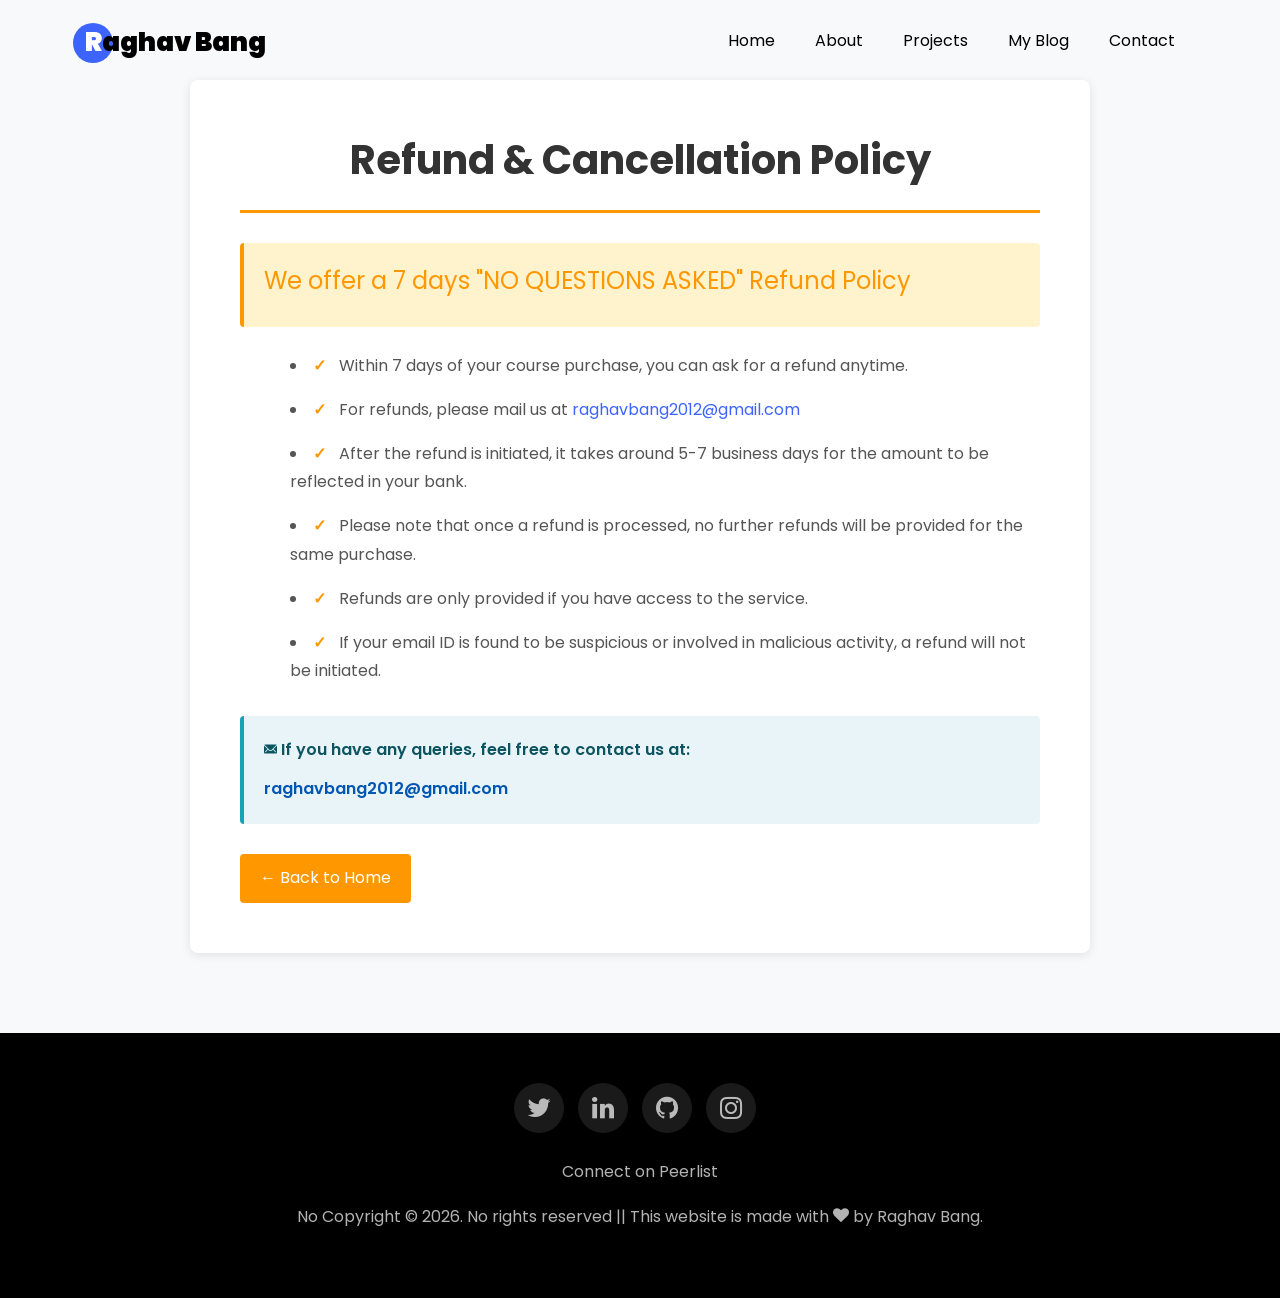
<file: refund-policy.html>
<!DOCTYPE html>
<html lang="en">

<head>
    <title>Refund & Cancellation Policy | Raghav Bang</title>
    <meta name="description"
        content="Refund and Cancellation Policy - Our 7 days NO QUESTIONS ASKED refund policy ensures your satisfaction.">
    <meta name="robots" content="index">
    <meta charset="utf-8">
    <meta name="viewport" content="width=device-width, initial-scale=1, shrink-to-fit=no">
    <link rel="icon" type="image/x-icon" href="images/favicon.ico">
    <link href="https://fonts.googleapis.com/css?family=Poppins:100,200,300,400,500,600,700,800,900" rel="stylesheet">
    <link rel="stylesheet" href="https://stackpath.bootstrapcdn.com/bootstrap/4.1.3/css/bootstrap.min.css"
        integrity="sha384-MCw98/SFnGE8fJT3GXwEOngsV7Zt27NXFoaoApmYm81iuXoPkFOJwJ8ERdknLPMO" crossorigin="anonymous">

    <link rel="stylesheet" href="css/open-iconic-bootstrap.min.css">
    <link rel="stylesheet" href="css/animate.css">
    <link rel="stylesheet" href="css/aos.css">
    <link rel="stylesheet" href="css/ionicons.min.css">
    <link rel="stylesheet" href="css/home.css">
    <link rel="stylesheet" href="css/flaticon.css">
    <link rel="stylesheet" href="css/icomoon.css">
    <link rel="stylesheet" href="css/style.css">

    <style>
        .policy-section {
            padding: 80px 0;
            background-color: #f8f9fa;
        }

        .policy-container {
            max-width: 900px;
            margin: 0 auto;
            background-color: white;
            padding: 50px;
            border-radius: 8px;
            box-shadow: 0 2px 10px rgba(0, 0, 0, 0.1);
        }

        .policy-title {
            font-size: 2.5rem;
            font-weight: 700;
            color: #333;
            margin-bottom: 30px;
            text-align: center;
            padding-bottom: 20px;
            border-bottom: 3px solid #ff9800;
        }

        .policy-content {
            font-size: 1rem;
            line-height: 1.8;
            color: #555;
        }

        .policy-content ul {
            list-style-position: inside;
            margin: 20px 0;
        }

        .policy-content li {
            margin-bottom: 15px;
            padding-left: 10px;
        }

        .policy-content li:before {
            content: "✓ ";
            color: #ff9800;
            font-weight: bold;
            margin-right: 10px;
        }

        .highlight {
            background-color: #fff3cd;
            padding: 20px;
            border-left: 4px solid #ff9800;
            margin: 25px 0;
            border-radius: 4px;
        }

        .contact-info {
            background-color: #e8f4f8;
            padding: 20px;
            border-left: 4px solid #17a2b8;
            margin-top: 30px;
            border-radius: 4px;
        }

        .contact-info p {
            margin: 0;
            font-weight: 600;
            color: #0c5460;
        }

        .contact-info a {
            color: #0056b3;
            text-decoration: none;
            font-weight: 600;
        }

        .contact-info a:hover {
            text-decoration: underline;
        }

        .back-link {
            display: inline-block;
            margin-top: 30px;
            padding: 10px 20px;
            background-color: #ff9800;
            color: white;
            text-decoration: none;
            border-radius: 4px;
            transition: background-color 0.3s ease;
        }

        .back-link:hover {
            background-color: #e68900;
            text-decoration: none;
            color: white;
        }

        @media (max-width: 768px) {
            .policy-container {
                padding: 30px 20px;
            }

            .policy-title {
                font-size: 1.8rem;
            }

            .policy-section {
                padding: 50px 0;
            }
        }
    </style>
</head>

<body>

    <nav class="navbar navbar-expand-lg navbar-dark ftco_navbar ftco-navbar-light site-navbar-target" id="ftco-navbar">
        <div class="container">
            <a class="navbar-brand" href="index.html"><span>R</span>aghav Bang</a>
            <button class="navbar-toggler js-fh5co-nav-toggle fh5co-nav-toggle" type="button" data-toggle="collapse"
                data-target="#ftco-nav" aria-controls="ftco-nav" aria-expanded="false" aria-label="Toggle navigation">
                <span class="oi oi-menu"></span> Menu
            </button>

            <div class="collapse navbar-collapse" id="ftco-nav">
                <ul class="navbar-nav nav ml-auto">
                    <li class="nav-item"><a href="index.html#home-section" class="nav-link"><span>Home</span></a></li>
                    <li class="nav-item"><a href="index.html#about-section" class="nav-link"><span>About</span></a></li>
                    <li class="nav-item"><a href="index.html#projects-section"
                            class="nav-link"><span>Projects</span></a></li>
                    <li class="nav-item"><a href="index.html#blog-section" class="nav-link"><span>My Blog</span></a>
                    </li>
                    <li class="nav-item"><a href="index.html#contact-section" class="nav-link"><span>Contact</span></a>
                    </li>
                </ul>
            </div>
        </div>
    </nav>

    <section class="policy-section">
        <div class="container">
            <div class="policy-container ftco-animate">
                <h1 class="policy-title">Refund & Cancellation Policy</h1>

                <div class="policy-content">
                    <div class="highlight">
                        <h4 style="color: #ff9800; margin-top: 0;">We offer a 7 days "NO QUESTIONS ASKED" Refund Policy
                        </h4>
                    </div>

                    <ul>
                        <li>Within 7 days of your course purchase, you can ask for a refund anytime.</li>
                        <li>For refunds, please mail us at <a
                                href="mailto:raghavbang2012@gmail.com">raghavbang2012@gmail.com</a></li>
                        <li>After the refund is initiated, it takes around 5-7 business days for the amount to be
                            reflected in your bank.</li>
                        <li>Please note that once a refund is processed, no further refunds will be provided for the
                            same purchase.</li>
                        <li>Refunds are only provided if you have access to the service.</li>
                        <li>If your email ID is found to be suspicious or involved in malicious activity, a refund will
                            not be initiated.</li>
                    </ul>

                    <div class="contact-info">
                        <p><i class="ion-ios-mail"></i> If you have any queries, feel free to contact us at:</p>
                        <p style="margin-top: 10px;"><a
                                href="mailto:raghavbang2012@gmail.com">raghavbang2012@gmail.com</a>
                        </p>
                    </div>

                    <a href="index.html#contact-section" class="back-link">← Back to Home</a>
                </div>
            </div>
        </div>
    </section>

    <footer class="ftco-footer ftco-section" style="padding: 50px 0;">
        <div class="container">
            <div class="row ">
                <ul class="ftco-footer-social list-unstyled col-md-12 text-center ">
                    <li class="ftco-animate"><a href="https://twitter.com/iamRaghavBang"><span
                                class="icon-twitter"></span></a></li>
                    <li class="ftco-animate"><a href="https://www.linkedin.com/in/raghavbang/"><span
                                class="icon-linkedin"></span></a></li>
                    <li class="ftco-animate"><a href="https://github.com/Raghav888"><span
                                class="icon-github"></span></a></li>
                    <li class="ftco-animate"><a href="https://www.instagram.com/iamraghavbang/"><span
                                class="icon-instagram"></span></a></li>
                </ul>
            </div>
            <div class="row">
                <div class="col-md-12 text-center">
                    <p><a href="https://peerlist.io/raghavbang"><span>Connect on Peerlist</span></a></p>
                    <p>
                        No Copyright &copy;
                        <script>
                            document.write(new Date().getFullYear());
                        </script>. No rights reserved || This website is made with <i class="icon-heart color-danger"
                            aria-hidden="true"></i> by Raghav Bang.
                    </p>
                </div>
            </div>
        </div>
    </footer>

    <!-- loader -->
    <div id="ftco-loader" class="show fullscreen"><svg class="circular" width="48px" height="48px">
            <circle class="path-bg" cx="24" cy="24" r="22" fill="none" stroke-width="4" stroke="#eeeeee" />
            <circle class="path" cx="24" cy="24" r="22" fill="none" stroke-width="4" stroke-miterlimit="10"
                stroke="#F96D00" />
        </svg></div>

    <script src="js/jquery.min.js"></script>
    <script src="js/jquery-migrate-3.0.1.min.js"></script>
    <script src="js/popper.min.js"></script>
    <script src="js/bootstrap.min.js"></script>
    <script src="js/jquery.easing.1.3.js"></script>
    <script src="js/jquery.waypoints.min.js"></script>
    <script src="js/jquery.stellar.min.js"></script>
    <script src="js/aos.js"></script>
    <script src="js/main.js"></script>
    <script src="script.js"></script>

</body>

</html>
</file>
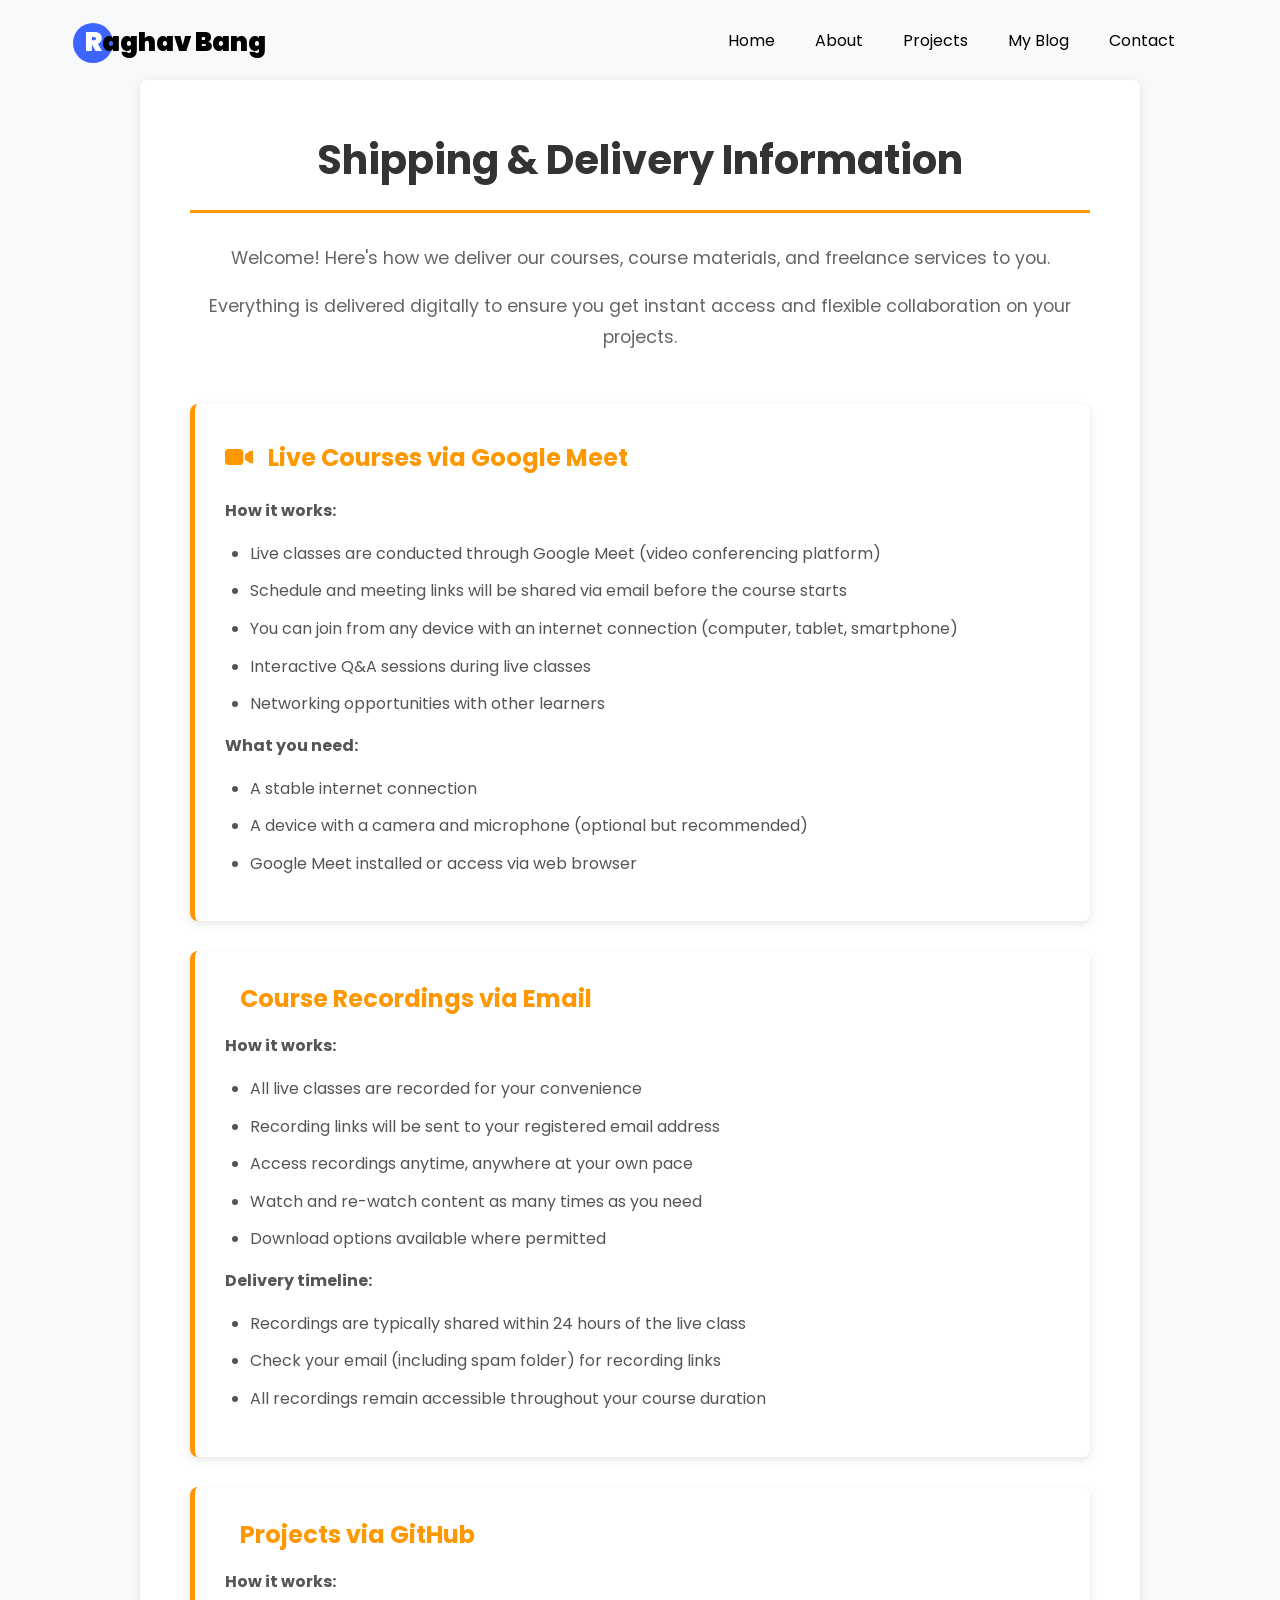
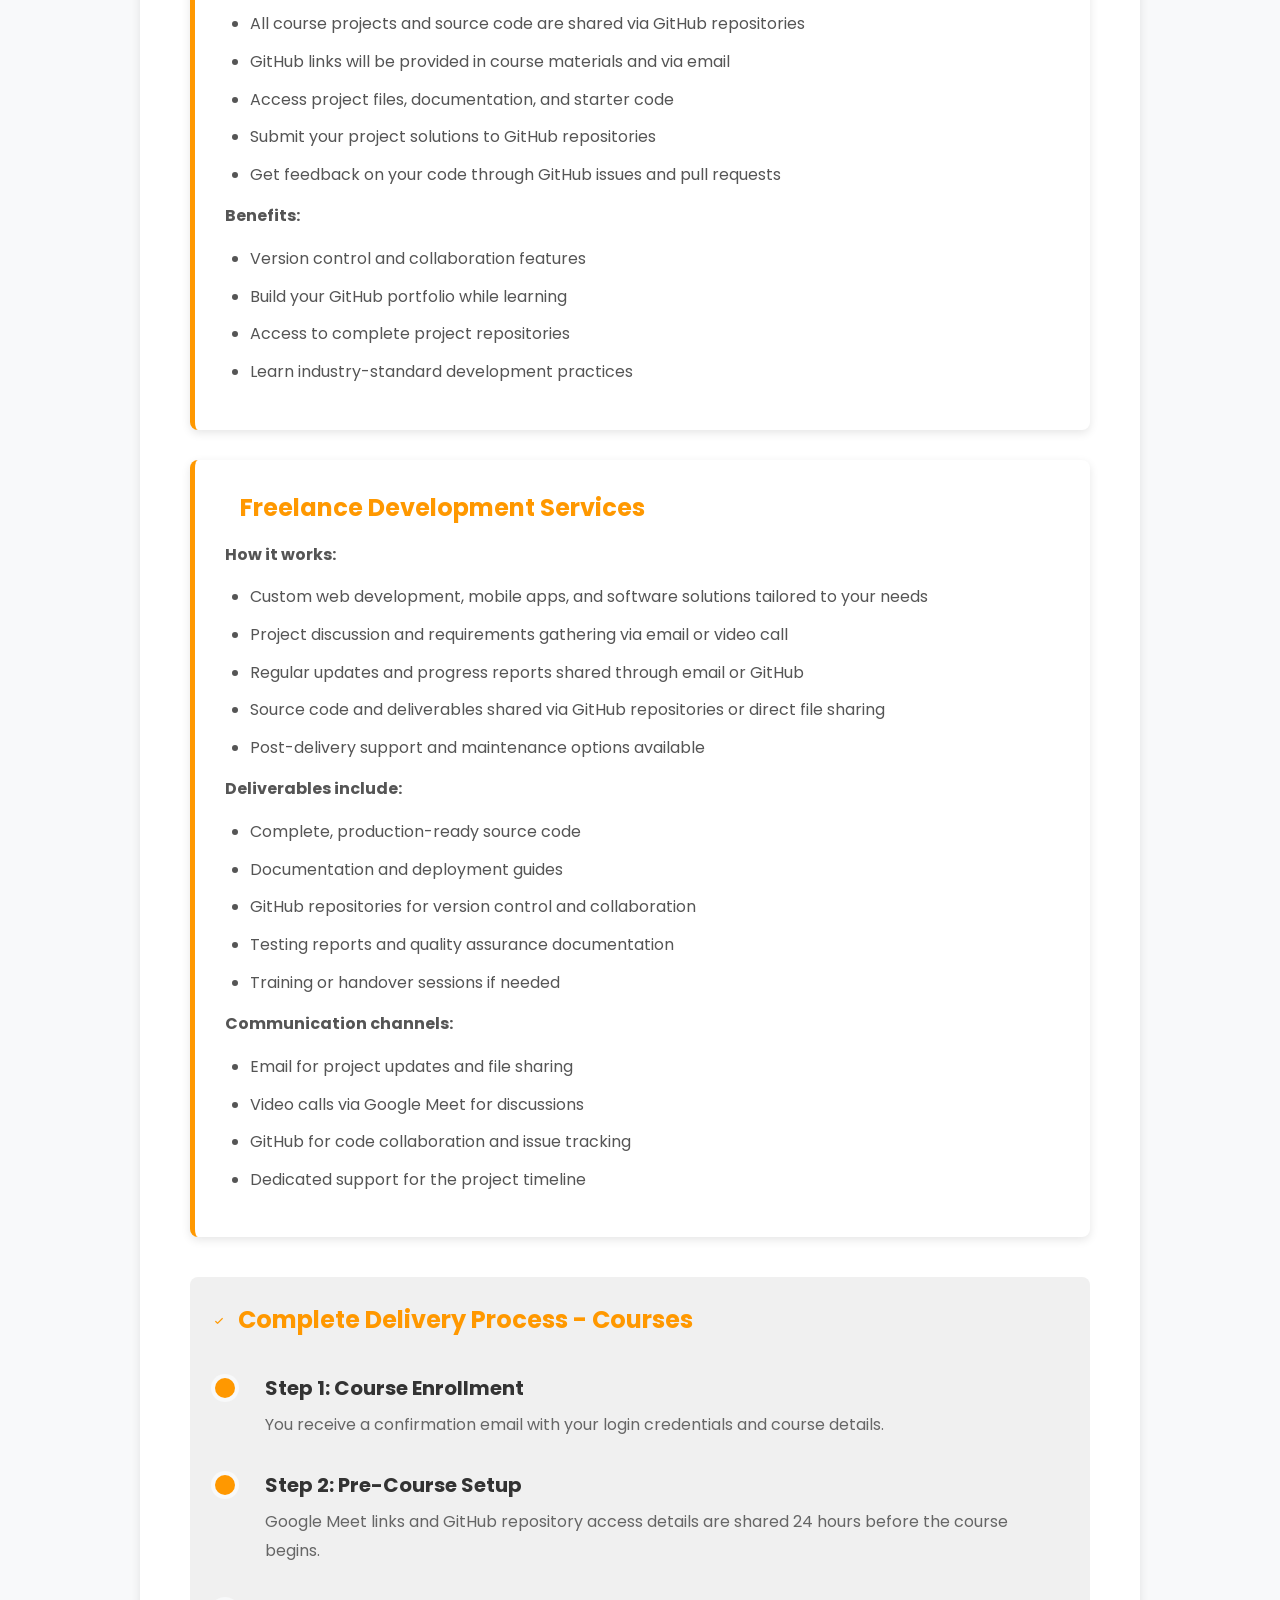
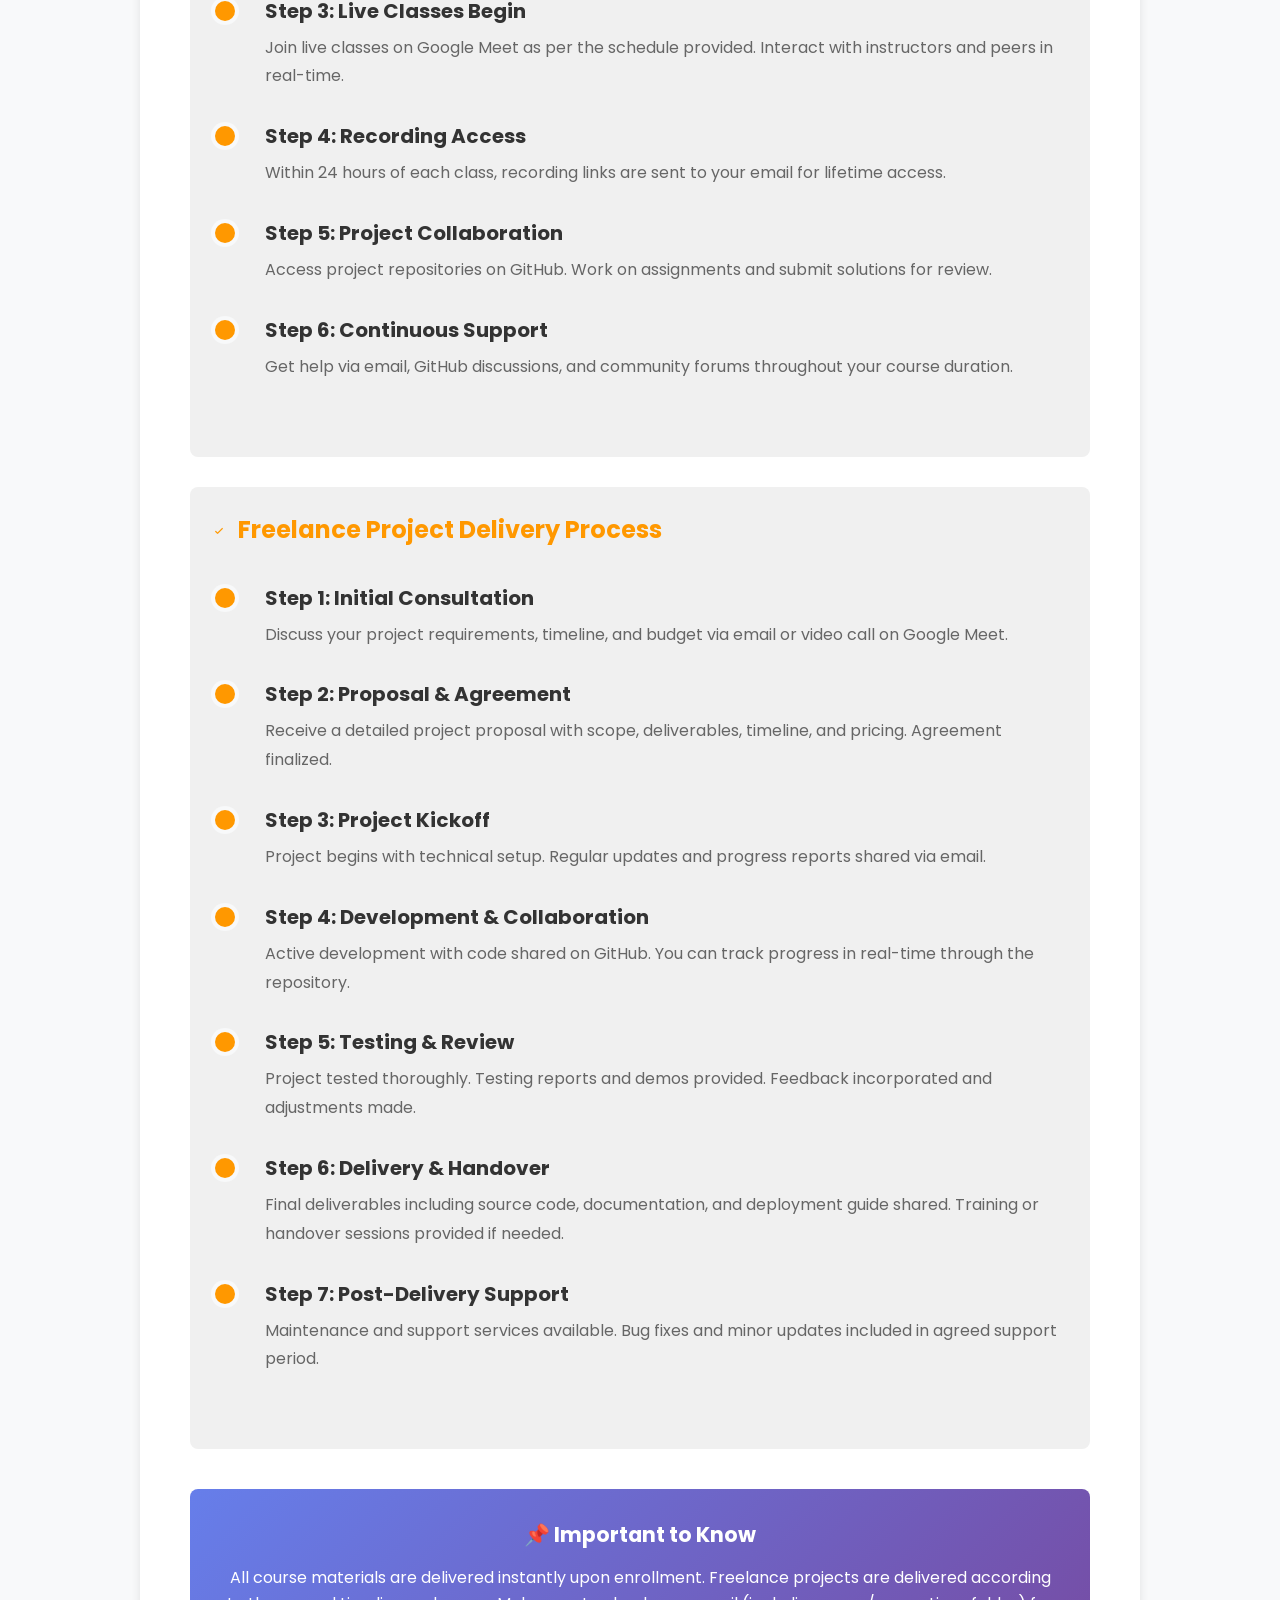
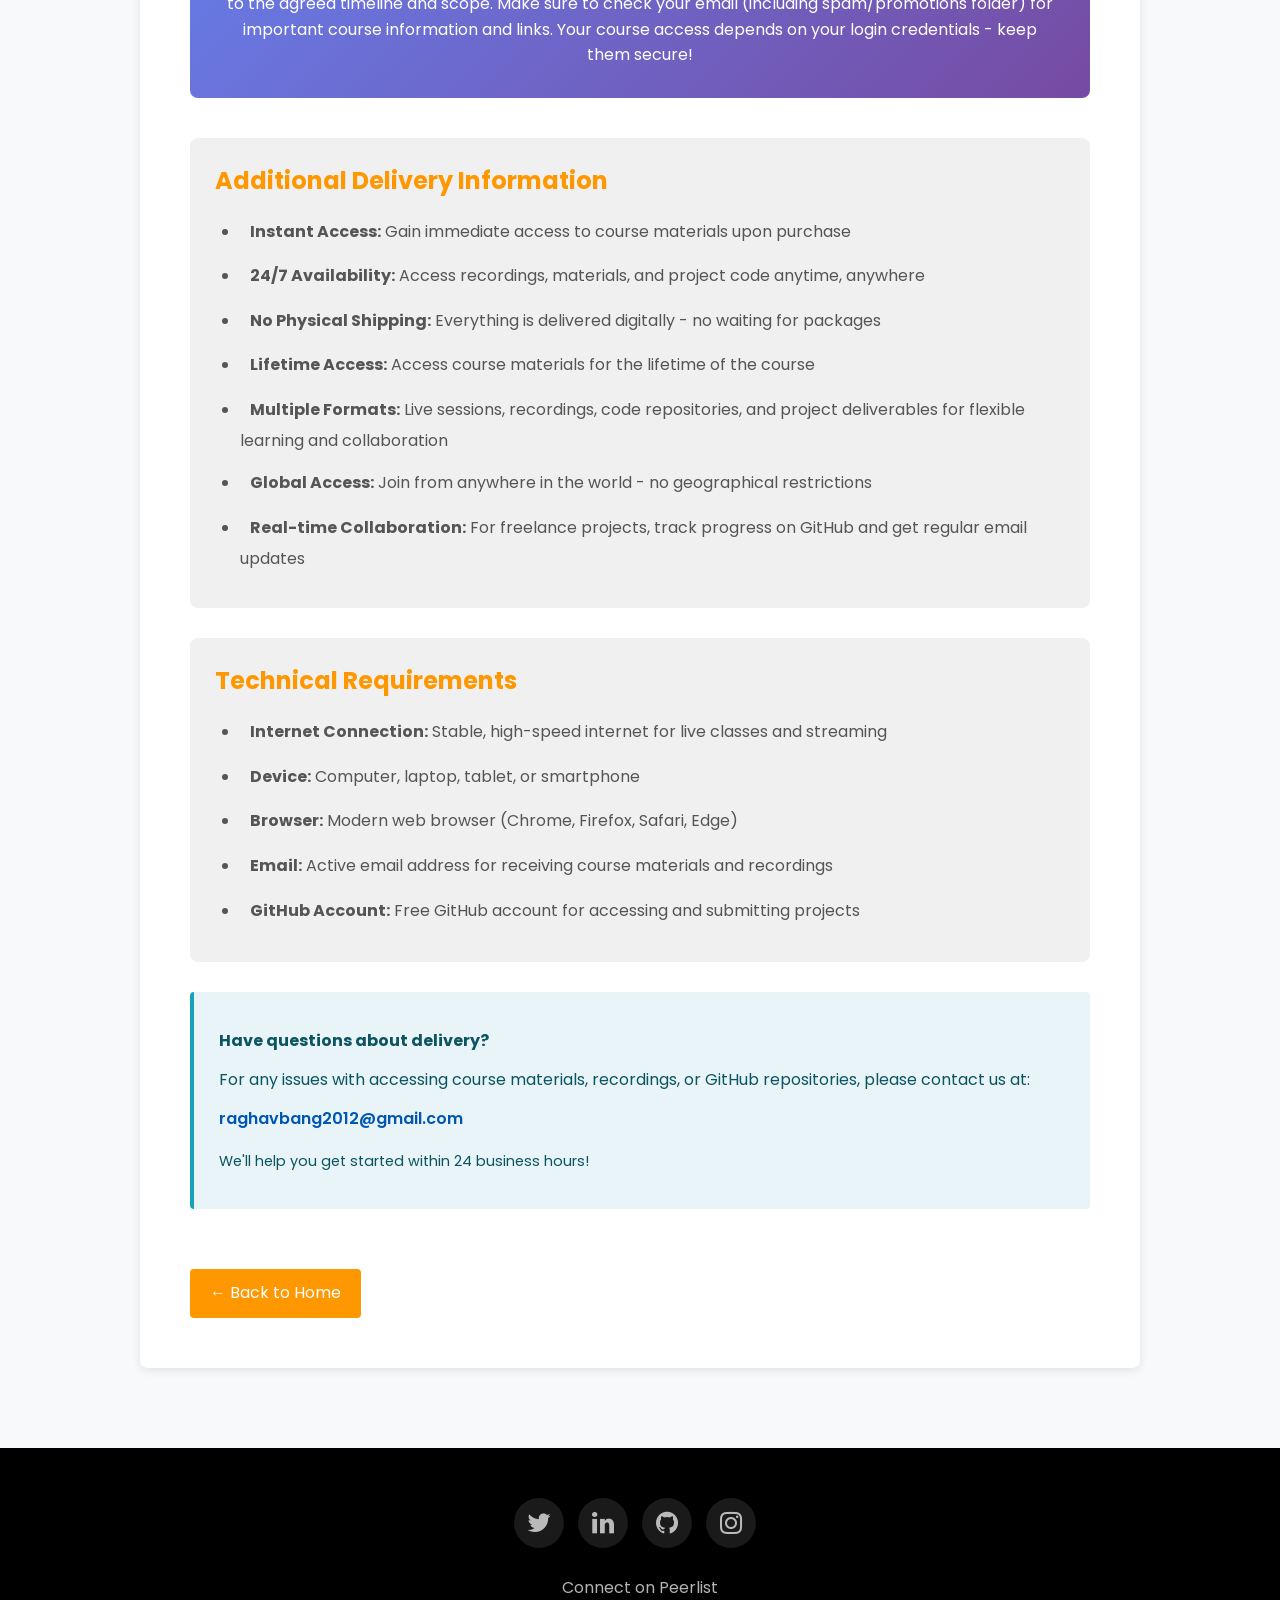
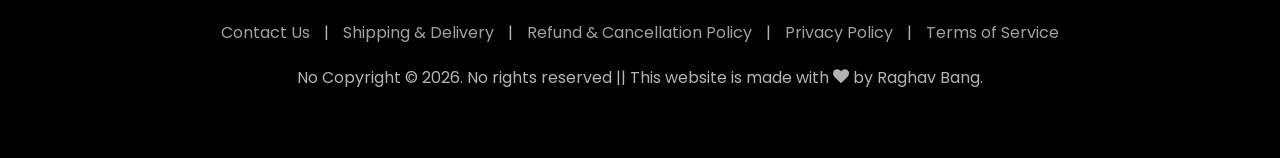
<file: shipping-delivery.html>
<!DOCTYPE html>
<html lang="en">

<head>
    <title>Shipping & Delivery | Raghav Bang</title>
    <meta name="description"
        content="Shipping & Delivery Information - Learn how live courses, recordings, and projects are delivered to you.">
    <meta name="robots" content="index">
    <meta charset="utf-8">
    <meta name="viewport" content="width=device-width, initial-scale=1, shrink-to-fit=no">
    <link rel="icon" type="image/x-icon" href="images/favicon.ico">
    <link href="https://fonts.googleapis.com/css?family=Poppins:100,200,300,400,500,600,700,800,900" rel="stylesheet">
    <link rel="stylesheet" href="https://stackpath.bootstrapcdn.com/bootstrap/4.1.3/css/bootstrap.min.css"
        integrity="sha384-MCw98/SFnGE8fJT3GXwEOngsV7Zt27NXFoaoApmYm81iuXoPkFOJwJ8ERdknLPMO" crossorigin="anonymous">

    <link rel="stylesheet" href="css/open-iconic-bootstrap.min.css">
    <link rel="stylesheet" href="css/animate.css">
    <link rel="stylesheet" href="css/aos.css">
    <link rel="stylesheet" href="css/ionicons.min.css">
    <link rel="stylesheet" href="css/home.css">
    <link rel="stylesheet" href="css/flaticon.css">
    <link rel="stylesheet" href="css/icomoon.css">
    <link rel="stylesheet" href="css/style.css">

    <style>
        .shipping-section {
            padding: 80px 0;
            background-color: #f8f9fa;
        }

        .shipping-container {
            max-width: 1000px;
            margin: 0 auto;
            background-color: white;
            padding: 50px;
            border-radius: 8px;
            box-shadow: 0 2px 10px rgba(0, 0, 0, 0.1);
        }

        .shipping-title {
            font-size: 2.5rem;
            font-weight: 700;
            color: #333;
            margin-bottom: 30px;
            text-align: center;
            padding-bottom: 20px;
            border-bottom: 3px solid #ff9800;
        }

        .shipping-intro {
            font-size: 1.1rem;
            color: #666;
            text-align: center;
            margin-bottom: 50px;
            line-height: 1.8;
        }

        .delivery-cards {
            display: grid;
            grid-template-columns: 1fr;
            gap: 30px;
            margin-bottom: 40px;
        }

        .delivery-card {
            background: white;
            border-left: 5px solid #ff9800;
            padding: 30px;
            border-radius: 8px;
            box-shadow: 0 3px 10px rgba(0, 0, 0, 0.1);
            transition: transform 0.3s ease, box-shadow 0.3s ease;
        }

        .delivery-card:hover {
            transform: translateY(-5px);
            box-shadow: 0 8px 20px rgba(0, 0, 0, 0.15);
        }

        .delivery-card h3 {
            font-size: 1.5rem;
            color: #ff9800;
            font-weight: 700;
            margin-bottom: 15px;
            display: flex;
            align-items: center;
        }

        .delivery-card h3 i {
            font-size: 2rem;
            margin-right: 15px;
            color: #ff9800;
        }

        .delivery-card p {
            color: #555;
            line-height: 1.8;
            margin-bottom: 15px;
        }

        .delivery-card ul {
            margin: 15px 0;
            padding-left: 25px;
        }

        .delivery-card li {
            margin-bottom: 12px;
            color: #555;
            line-height: 1.6;
        }

        .feature-list {
            background-color: #f0f0f0;
            padding: 25px;
            border-radius: 8px;
            margin: 30px 0;
        }

        .feature-list h4 {
            color: #ff9800;
            font-weight: 700;
            margin-bottom: 15px;
        }

        .feature-list ul {
            margin: 0;
            padding-left: 25px;
        }

        .feature-list li {
            margin-bottom: 10px;
            color: #555;
        }

        .feature-list i {
            color: #ff9800;
            margin-right: 10px;
            font-size: 1.2rem;
        }

        .highlight-box {
            background: linear-gradient(135deg, #667eea 0%, #764ba2 100%);
            padding: 30px;
            border-radius: 8px;
            color: white;
            margin: 40px 0;
            text-align: center;
        }

        .highlight-box h4 {
            color: white;
            font-size: 1.3rem;
            font-weight: 700;
            margin-bottom: 15px;
        }

        .highlight-box p {
            margin: 0;
            font-size: 1rem;
            line-height: 1.6;
        }

        .contact-info-box {
            background-color: #e8f4f8;
            padding: 25px;
            border-left: 4px solid #17a2b8;
            margin: 30px 0;
            border-radius: 4px;
        }

        .contact-info-box p {
            margin: 10px 0;
            color: #0c5460;
        }

        .contact-info-box a {
            color: #0056b3;
            font-weight: 600;
            text-decoration: none;
        }

        .contact-info-box a:hover {
            text-decoration: underline;
        }

        .back-link {
            display: inline-block;
            margin-top: 30px;
            padding: 10px 20px;
            background-color: #ff9800;
            color: white;
            text-decoration: none;
            border-radius: 4px;
            transition: background-color 0.3s ease;
        }

        .back-link:hover {
            background-color: #e68900;
            text-decoration: none;
            color: white;
        }

        .timeline {
            position: relative;
            padding: 20px 0;
        }

        .timeline-item {
            padding-left: 50px;
            position: relative;
            margin-bottom: 30px;
        }

        .timeline-item:before {
            content: "";
            position: absolute;
            left: 0;
            top: 5px;
            width: 20px;
            height: 20px;
            background-color: #ff9800;
            border-radius: 50%;
            box-shadow: 0 0 0 4px #f8f9fa;
        }

        .timeline-item h5 {
            color: #333;
            font-weight: 700;
            margin-bottom: 8px;
        }

        .timeline-item p {
            color: #666;
            margin: 0;
        }

        @media (max-width: 768px) {
            .shipping-container {
                padding: 30px 20px;
            }

            .shipping-title {
                font-size: 1.8rem;
            }

            .shipping-section {
                padding: 50px 0;
            }

            .delivery-card h3 {
                font-size: 1.2rem;
            }

            .delivery-card h3 i {
                font-size: 1.5rem;
                margin-right: 10px;
            }

            .highlight-box {
                padding: 20px;
            }
        }
    </style>
</head>

<body>

    <nav class="navbar navbar-expand-lg navbar-dark ftco_navbar ftco-navbar-light site-navbar-target" id="ftco-navbar">
        <div class="container">
            <a class="navbar-brand" href="index.html"><span>R</span>aghav Bang</a>
            <button class="navbar-toggler js-fh5co-nav-toggle fh5co-nav-toggle" type="button" data-toggle="collapse"
                data-target="#ftco-nav" aria-controls="ftco-nav" aria-expanded="false" aria-label="Toggle navigation">
                <span class="oi oi-menu"></span> Menu
            </button>

            <div class="collapse navbar-collapse" id="ftco-nav">
                <ul class="navbar-nav nav ml-auto">
                    <li class="nav-item"><a href="index.html#home-section" class="nav-link"><span>Home</span></a></li>
                    <li class="nav-item"><a href="index.html#about-section" class="nav-link"><span>About</span></a></li>
                    <li class="nav-item"><a href="index.html#projects-section"
                            class="nav-link"><span>Projects</span></a></li>
                    <li class="nav-item"><a href="index.html#blog-section" class="nav-link"><span>My Blog</span></a>
                    </li>
                    <li class="nav-item"><a href="index.html#contact-section" class="nav-link"><span>Contact</span></a>
                    </li>
                </ul>
            </div>
        </div>
    </nav>

    <section class="shipping-section">
        <div class="container">
            <div class="shipping-container ftco-animate">
                <h1 class="shipping-title">Shipping & Delivery Information</h1>

                <div class="shipping-intro">
                    <p>Welcome! Here's how we deliver our courses, course materials, and freelance services to you.</p>
                    <p>Everything is delivered digitally to ensure you get instant access and flexible collaboration on
                        your projects.</p>
                </div>

                <div class="delivery-cards">
                    <!-- Live Courses Card -->
                    <div class="delivery-card">
                        <h3>
                            <i class="ion-ios-videocam"></i>
                            Live Courses via Google Meet
                        </h3>
                        <p><strong>How it works:</strong></p>
                        <ul>
                            <li>Live classes are conducted through Google Meet (video conferencing platform)</li>
                            <li>Schedule and meeting links will be shared via email before the course starts</li>
                            <li>You can join from any device with an internet connection (computer, tablet, smartphone)
                            </li>
                            <li>Interactive Q&A sessions during live classes</li>
                            <li>Networking opportunities with other learners</li>
                        </ul>
                        <p><strong>What you need:</strong></p>
                        <ul>
                            <li>A stable internet connection</li>
                            <li>A device with a camera and microphone (optional but recommended)</li>
                            <li>Google Meet installed or access via web browser</li>
                        </ul>
                    </div>

                    <!-- Recordings Card -->
                    <div class="delivery-card">
                        <h3>
                            <i class="ion-ios-tape"></i>
                            Course Recordings via Email
                        </h3>
                        <p><strong>How it works:</strong></p>
                        <ul>
                            <li>All live classes are recorded for your convenience</li>
                            <li>Recording links will be sent to your registered email address</li>
                            <li>Access recordings anytime, anywhere at your own pace</li>
                            <li>Watch and re-watch content as many times as you need</li>
                            <li>Download options available where permitted</li>
                        </ul>
                        <p><strong>Delivery timeline:</strong></p>
                        <ul>
                            <li>Recordings are typically shared within 24 hours of the live class</li>
                            <li>Check your email (including spam folder) for recording links</li>
                            <li>All recordings remain accessible throughout your course duration</li>
                        </ul>
                    </div>

                    <!-- Projects Card -->
                    <div class="delivery-card">
                        <h3>
                            <i class="ion-code"></i>
                            Projects via GitHub
                        </h3>
                        <p><strong>How it works:</strong></p>
                        <ul>
                            <li>All course projects and source code are shared via GitHub repositories</li>
                            <li>GitHub links will be provided in course materials and via email</li>
                            <li>Access project files, documentation, and starter code</li>
                            <li>Submit your project solutions to GitHub repositories</li>
                            <li>Get feedback on your code through GitHub issues and pull requests</li>
                        </ul>
                        <p><strong>Benefits:</strong></p>
                        <ul>
                            <li>Version control and collaboration features</li>
                            <li>Build your GitHub portfolio while learning</li>
                            <li>Access to complete project repositories</li>
                            <li>Learn industry-standard development practices</li>
                        </ul>
                    </div>

                    <!-- Freelancing Services Card -->
                    <div class="delivery-card">
                        <h3>
                            <i class="ion-briefcase"></i>
                            Freelance Development Services
                        </h3>
                        <p><strong>How it works:</strong></p>
                        <ul>
                            <li>Custom web development, mobile apps, and software solutions tailored to your needs</li>
                            <li>Project discussion and requirements gathering via email or video call</li>
                            <li>Regular updates and progress reports shared through email or GitHub</li>
                            <li>Source code and deliverables shared via GitHub repositories or direct file sharing</li>
                            <li>Post-delivery support and maintenance options available</li>
                        </ul>
                        <p><strong>Deliverables include:</strong></p>
                        <ul>
                            <li>Complete, production-ready source code</li>
                            <li>Documentation and deployment guides</li>
                            <li>GitHub repositories for version control and collaboration</li>
                            <li>Testing reports and quality assurance documentation</li>
                            <li>Training or handover sessions if needed</li>
                        </ul>
                        <p><strong>Communication channels:</strong></p>
                        <ul>
                            <li>Email for project updates and file sharing</li>
                            <li>Video calls via Google Meet for discussions</li>
                            <li>GitHub for code collaboration and issue tracking</li>
                            <li>Dedicated support for the project timeline</li>
                        </ul>
                    </div>
                </div>

                <!-- Delivery Process Timeline -->
                <div class="feature-list">
                    <h4><i class="ion-ios-checkmark"></i> Complete Delivery Process - Courses</h4>
                    <div class="timeline">
                        <div class="timeline-item">
                            <h5>Step 1: Course Enrollment</h5>
                            <p>You receive a confirmation email with your login credentials and course details.</p>
                        </div>
                        <div class="timeline-item">
                            <h5>Step 2: Pre-Course Setup</h5>
                            <p>Google Meet links and GitHub repository access details are shared 24 hours before the
                                course begins.</p>
                        </div>
                        <div class="timeline-item">
                            <h5>Step 3: Live Classes Begin</h5>
                            <p>Join live classes on Google Meet as per the schedule provided. Interact with instructors
                                and peers in real-time.</p>
                        </div>
                        <div class="timeline-item">
                            <h5>Step 4: Recording Access</h5>
                            <p>Within 24 hours of each class, recording links are sent to your email for lifetime
                                access.</p>
                        </div>
                        <div class="timeline-item">
                            <h5>Step 5: Project Collaboration</h5>
                            <p>Access project repositories on GitHub. Work on assignments and submit solutions for
                                review.</p>
                        </div>
                        <div class="timeline-item">
                            <h5>Step 6: Continuous Support</h5>
                            <p>Get help via email, GitHub discussions, and community forums throughout your course
                                duration.</p>
                        </div>
                    </div>
                </div>

                <!-- Freelancing Workflow Timeline -->
                <div class="feature-list">
                    <h4><i class="ion-ios-checkmark"></i> Freelance Project Delivery Process</h4>
                    <div class="timeline">
                        <div class="timeline-item">
                            <h5>Step 1: Initial Consultation</h5>
                            <p>Discuss your project requirements, timeline, and budget via email or video call on Google
                                Meet.</p>
                        </div>
                        <div class="timeline-item">
                            <h5>Step 2: Proposal & Agreement</h5>
                            <p>Receive a detailed project proposal with scope, deliverables, timeline, and pricing.
                                Agreement finalized.</p>
                        </div>
                        <div class="timeline-item">
                            <h5>Step 3: Project Kickoff</h5>
                            <p>Project begins with technical setup. Regular updates and progress reports shared via
                                email.</p>
                        </div>
                        <div class="timeline-item">
                            <h5>Step 4: Development & Collaboration</h5>
                            <p>Active development with code shared on GitHub. You can track progress in real-time
                                through the repository.</p>
                        </div>
                        <div class="timeline-item">
                            <h5>Step 5: Testing & Review</h5>
                            <p>Project tested thoroughly. Testing reports and demos provided. Feedback incorporated and
                                adjustments made.</p>
                        </div>
                        <div class="timeline-item">
                            <h5>Step 6: Delivery & Handover</h5>
                            <p>Final deliverables including source code, documentation, and deployment guide shared.
                                Training or handover sessions provided if needed.</p>
                        </div>
                        <div class="timeline-item">
                            <h5>Step 7: Post-Delivery Support</h5>
                            <p>Maintenance and support services available. Bug fixes and minor updates included in
                                agreed support period.</p>
                        </div>
                    </div>
                </div>

                <!-- Important Information -->
                <div class="highlight-box">
                    <h4>📌 Important to Know</h4>
                    <p>All course materials are delivered instantly upon enrollment. Freelance projects are delivered
                        according to the agreed timeline and scope. Make sure to check your email
                        (including spam/promotions folder) for important course information and links. Your course
                        access depends on your login credentials - keep them secure!</p>
                </div>

                <!-- Additional Information -->
                <div class="feature-list">
                    <h4>Additional Delivery Information</h4>
                    <ul>
                        <li><strong><i class="ion-checkmark"></i> Instant Access:</strong> Gain immediate access to
                            course materials upon purchase</li>
                        <li><strong><i class="ion-checkmark"></i> 24/7 Availability:</strong> Access recordings,
                            materials, and project code anytime, anywhere</li>
                        <li><strong><i class="ion-checkmark"></i> No Physical Shipping:</strong> Everything is delivered
                            digitally - no waiting for packages</li>
                        <li><strong><i class="ion-checkmark"></i> Lifetime Access:</strong> Access course materials for
                            the lifetime of the course</li>
                        <li><strong><i class="ion-checkmark"></i> Multiple Formats:</strong> Live sessions, recordings,
                            code repositories, and project deliverables for flexible learning and collaboration</li>
                        <li><strong><i class="ion-checkmark"></i> Global Access:</strong> Join from anywhere in the
                            world - no geographical restrictions</li>
                        <li><strong><i class="ion-checkmark"></i> Real-time Collaboration:</strong> For freelance
                            projects, track progress on GitHub and get regular email updates</li>
                    </ul>
                </div>

                <!-- Technical Requirements -->
                <div class="feature-list">
                    <h4>Technical Requirements</h4>
                    <ul>
                        <li><strong><i class="ion-checkmark"></i> Internet Connection:</strong> Stable, high-speed
                            internet for live classes and streaming</li>
                        <li><strong><i class="ion-checkmark"></i> Device:</strong> Computer, laptop, tablet, or
                            smartphone</li>
                        <li><strong><i class="ion-checkmark"></i> Browser:</strong> Modern web browser (Chrome, Firefox,
                            Safari, Edge)</li>
                        <li><strong><i class="ion-checkmark"></i> Email:</strong> Active email address for receiving
                            course materials and recordings</li>
                        <li><strong><i class="ion-checkmark"></i> GitHub Account:</strong> Free GitHub account for
                            accessing and submitting projects</li>
                    </ul>
                </div>

                <!-- Contact Information -->
                <div class="contact-info-box">
                    <p><strong>Have questions about delivery?</strong></p>
                    <p>For any issues with accessing course materials, recordings, or GitHub repositories, please
                        contact us at:</p>
                    <p><a href="mailto:raghavbang2012@gmail.com">raghavbang2012@gmail.com</a></p>
                    <p style="font-size: 0.9rem; margin-top: 15px;">We'll help you get started within 24 business hours!
                    </p>
                </div>

                <a href="index.html#contact-section" class="back-link">← Back to Home</a>
            </div>
        </div>
    </section>

    <footer class="ftco-footer ftco-section" style="padding: 50px 0;">
        <div class="container">
            <div class="row ">
                <ul class="ftco-footer-social list-unstyled col-md-12 text-center ">
                    <li class="ftco-animate"><a href="https://twitter.com/iamRaghavBang"><span
                                class="icon-twitter"></span></a></li>
                    <li class="ftco-animate"><a href="https://www.linkedin.com/in/raghavbang/"><span
                                class="icon-linkedin"></span></a></li>
                    <li class="ftco-animate"><a href="https://github.com/Raghav888"><span
                                class="icon-github"></span></a></li>
                    <li class="ftco-animate"><a href="https://www.instagram.com/iamraghavbang/"><span
                                class="icon-instagram"></span></a></li>
                </ul>
            </div>
            <div class="row">
                <div class="col-md-12 text-center">
                    <p><a href="https://peerlist.io/raghavbang"><span>Connect on Peerlist</span></a></p>
                    <p>
                        <a href="contact-us.html" style="color: #a1a1a1; text-decoration: none; margin: 0 10px;">Contact
                            Us</a> |
                        <a href="shipping-delivery.html"
                            style="color: #a1a1a1; text-decoration: none; margin: 0 10px;">Shipping & Delivery</a> |
                        <a href="refund-policy.html"
                            style="color: #a1a1a1; text-decoration: none; margin: 0 10px;">Refund & Cancellation
                            Policy</a> |
                        <a href="privacy-policy.html"
                            style="color: #a1a1a1; text-decoration: none; margin: 0 10px;">Privacy Policy</a> |
                        <a href="terms-of-service.html"
                            style="color: #a1a1a1; text-decoration: none; margin: 0 10px;">Terms of Service</a>
                    </p>
                    <p>
                        No Copyright &copy;
                        <script>
                            document.write(new Date().getFullYear());
                        </script>. No rights reserved || This website is made with <i class="icon-heart color-danger"
                            aria-hidden="true"></i> by Raghav Bang.
                    </p>
                </div>
            </div>
        </div>
    </footer>

    <!-- loader -->
    <div id="ftco-loader" class="show fullscreen"><svg class="circular" width="48px" height="48px">
            <circle class="path-bg" cx="24" cy="24" r="22" fill="none" stroke-width="4" stroke="#eeeeee" />
            <circle class="path" cx="24" cy="24" r="22" fill="none" stroke-width="4" stroke-miterlimit="10"
                stroke="#F96D00" />
        </svg></div>

    <script src="js/jquery.min.js"></script>
    <script src="js/jquery-migrate-3.0.1.min.js"></script>
    <script src="js/popper.min.js"></script>
    <script src="js/bootstrap.min.js"></script>
    <script src="js/jquery.easing.1.3.js"></script>
    <script src="js/jquery.waypoints.min.js"></script>
    <script src="js/jquery.stellar.min.js"></script>
    <script src="js/aos.js"></script>
    <script src="js/main.js"></script>
    <script src="script.js"></script>

</body>

</html>
</file>
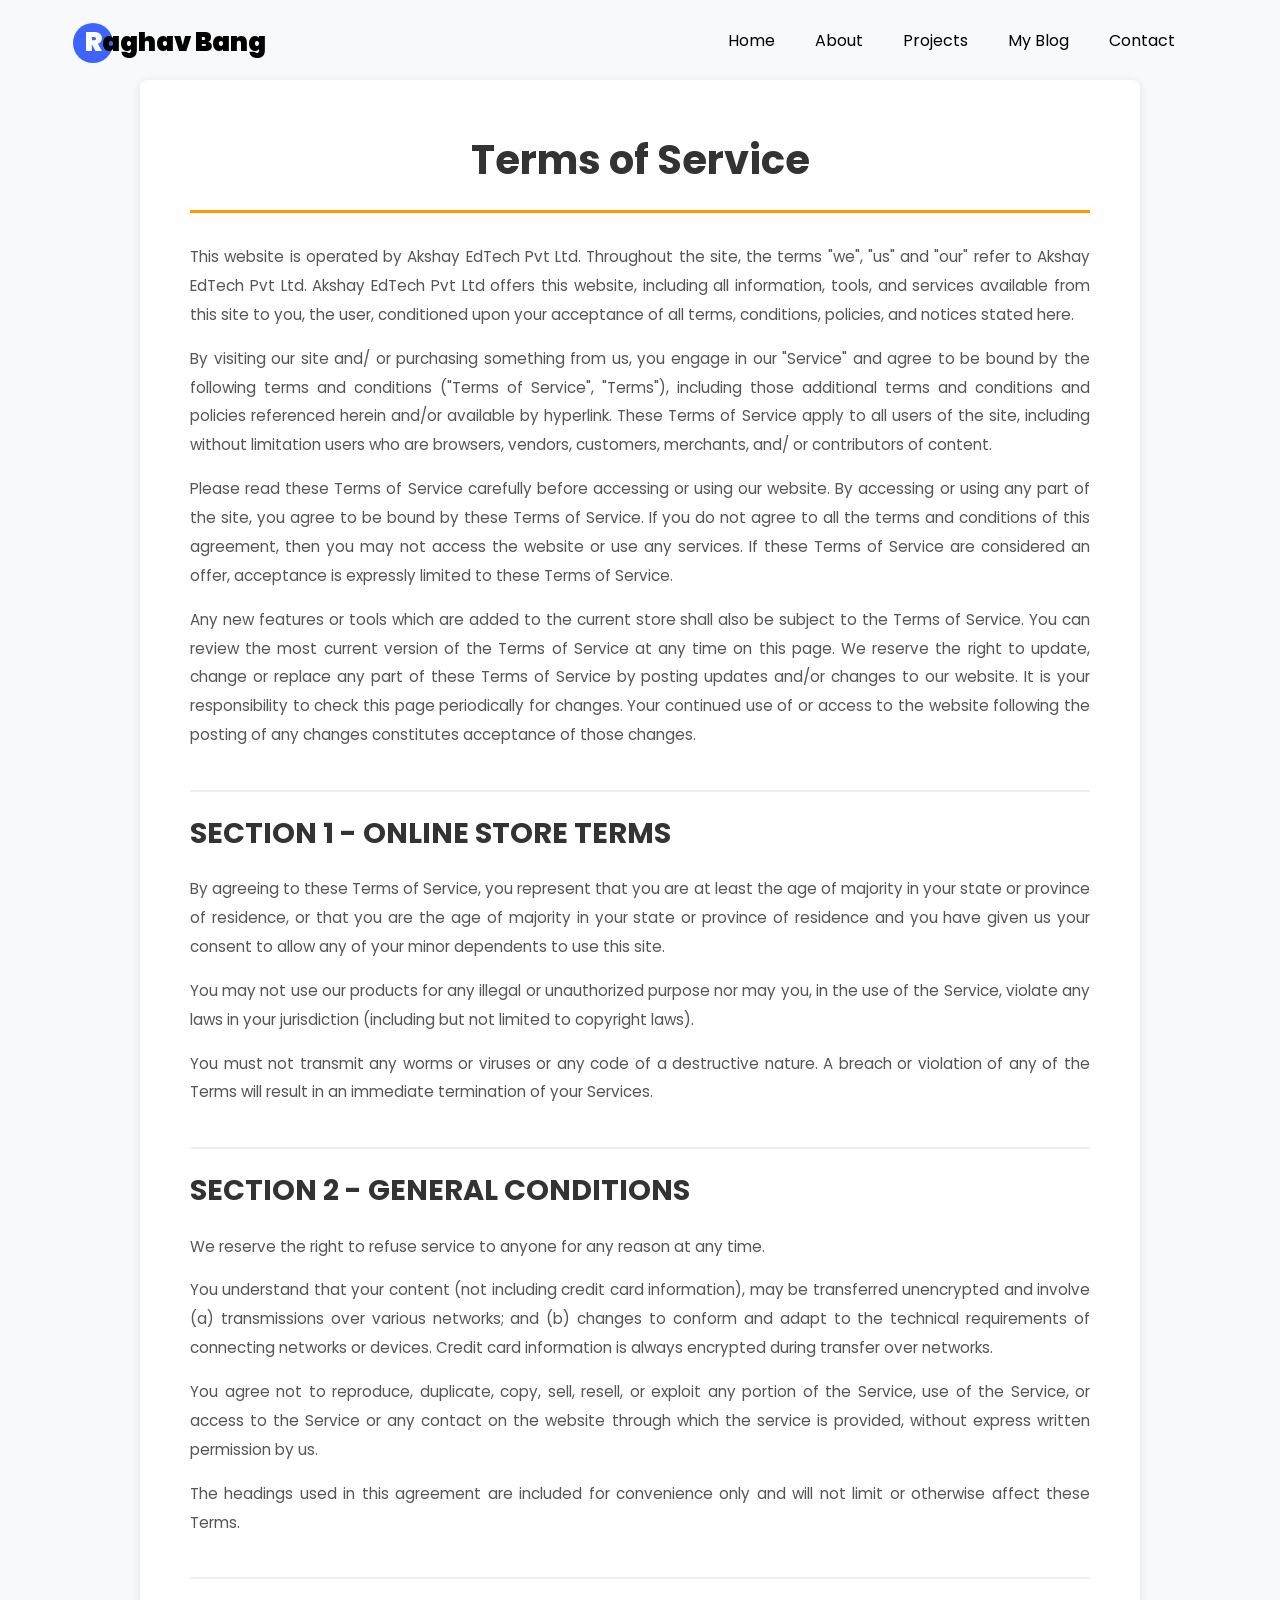
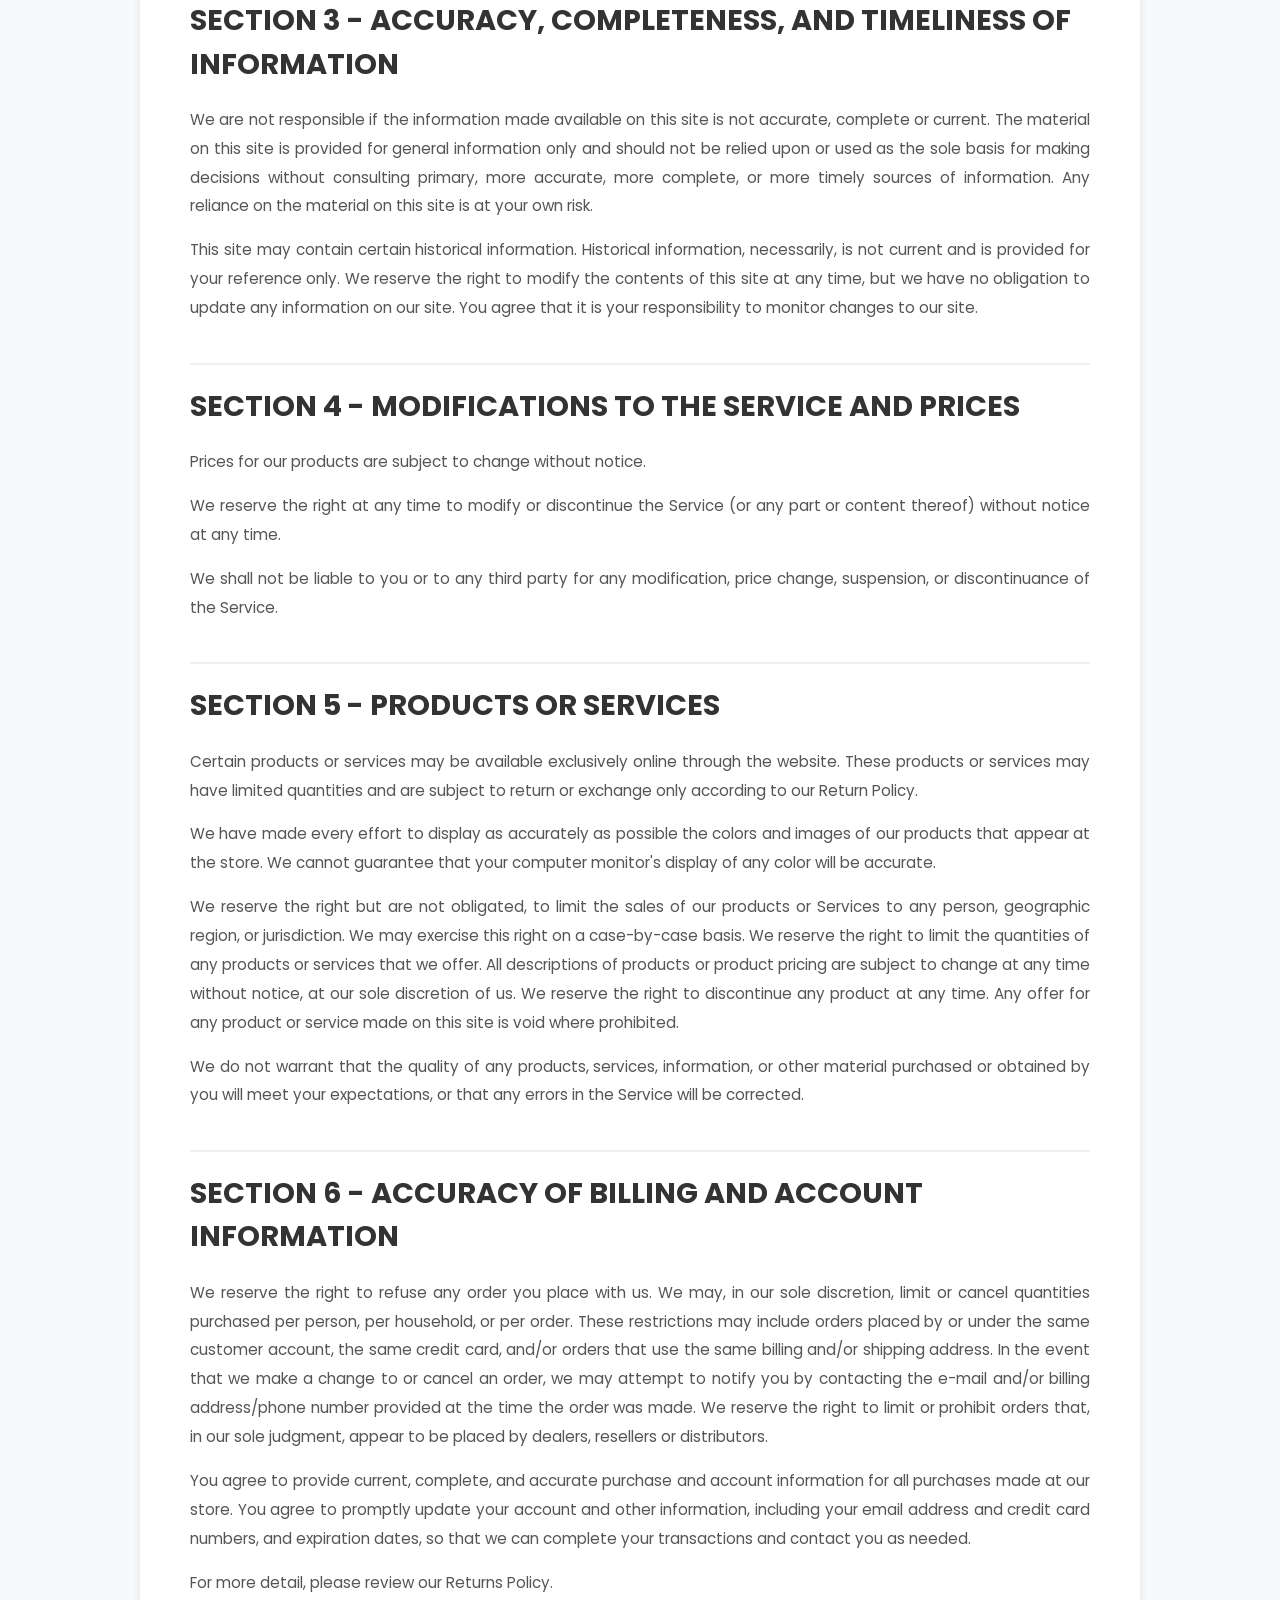
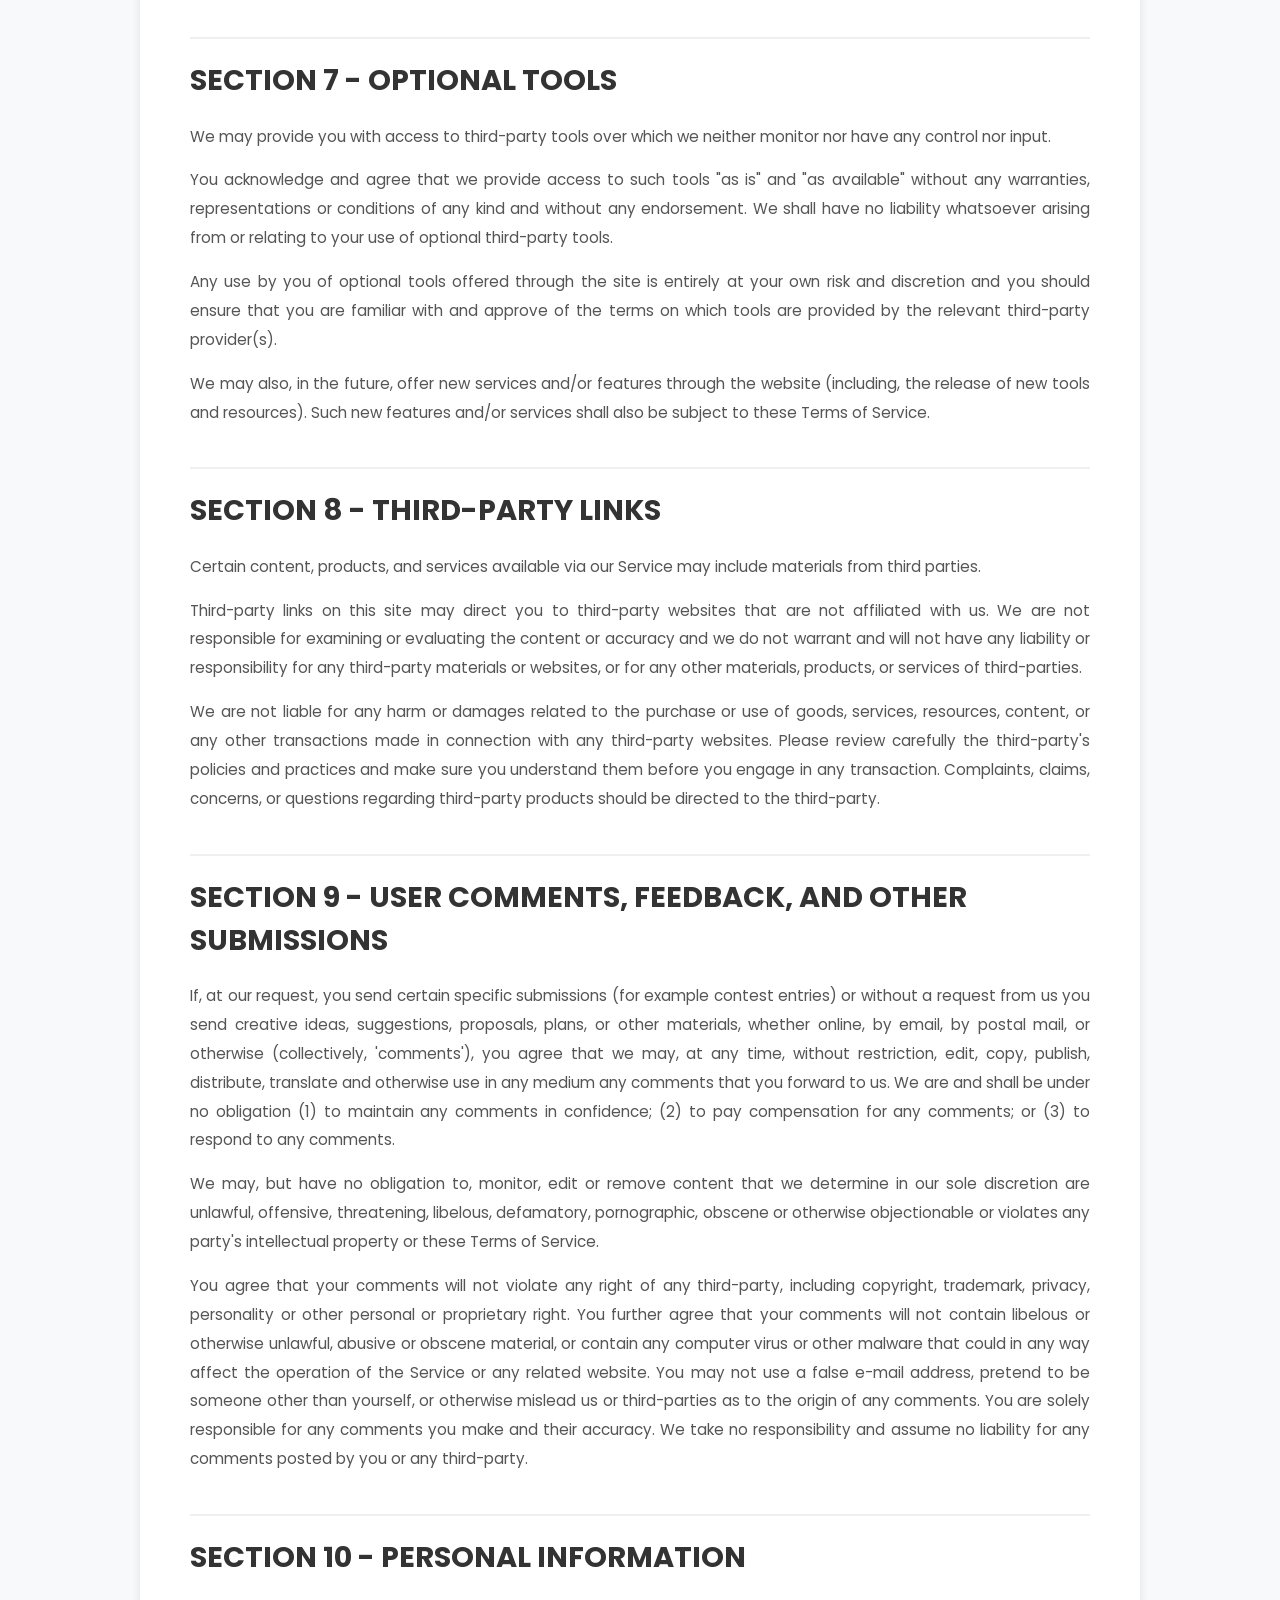
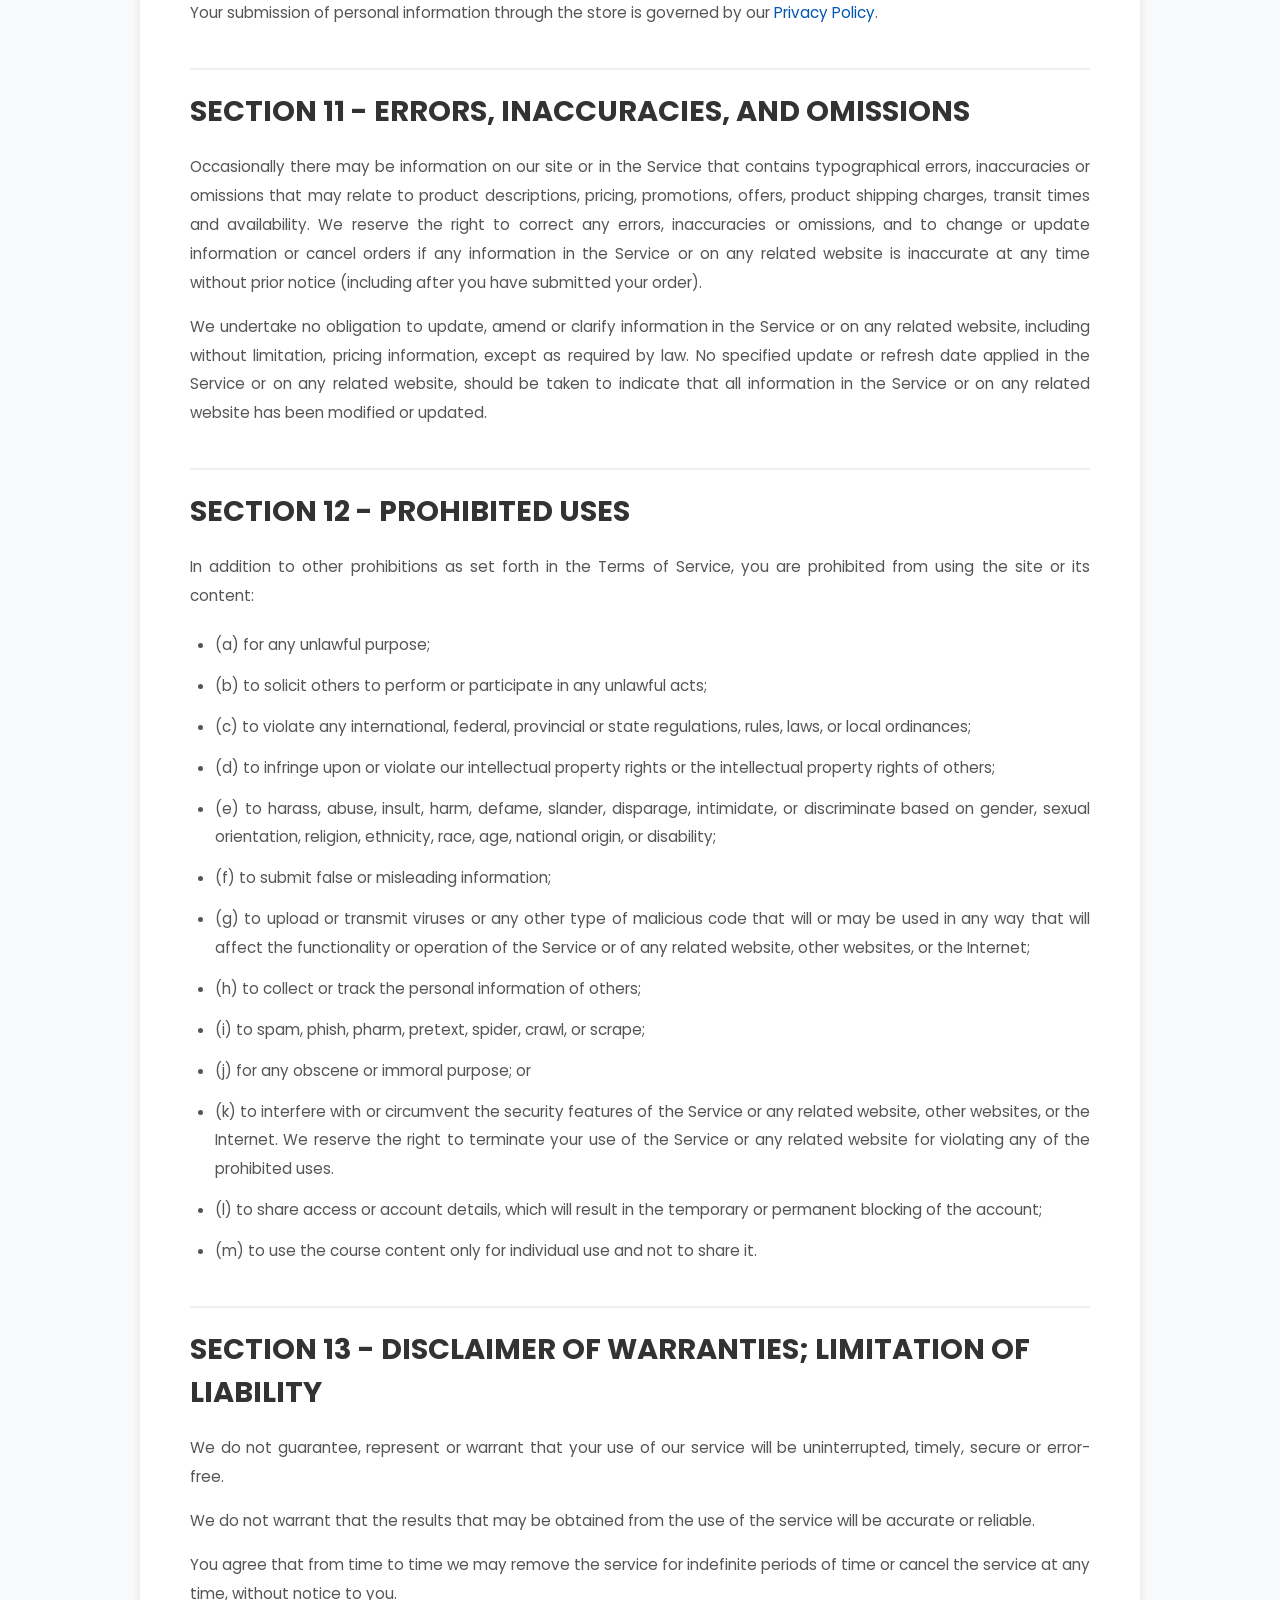
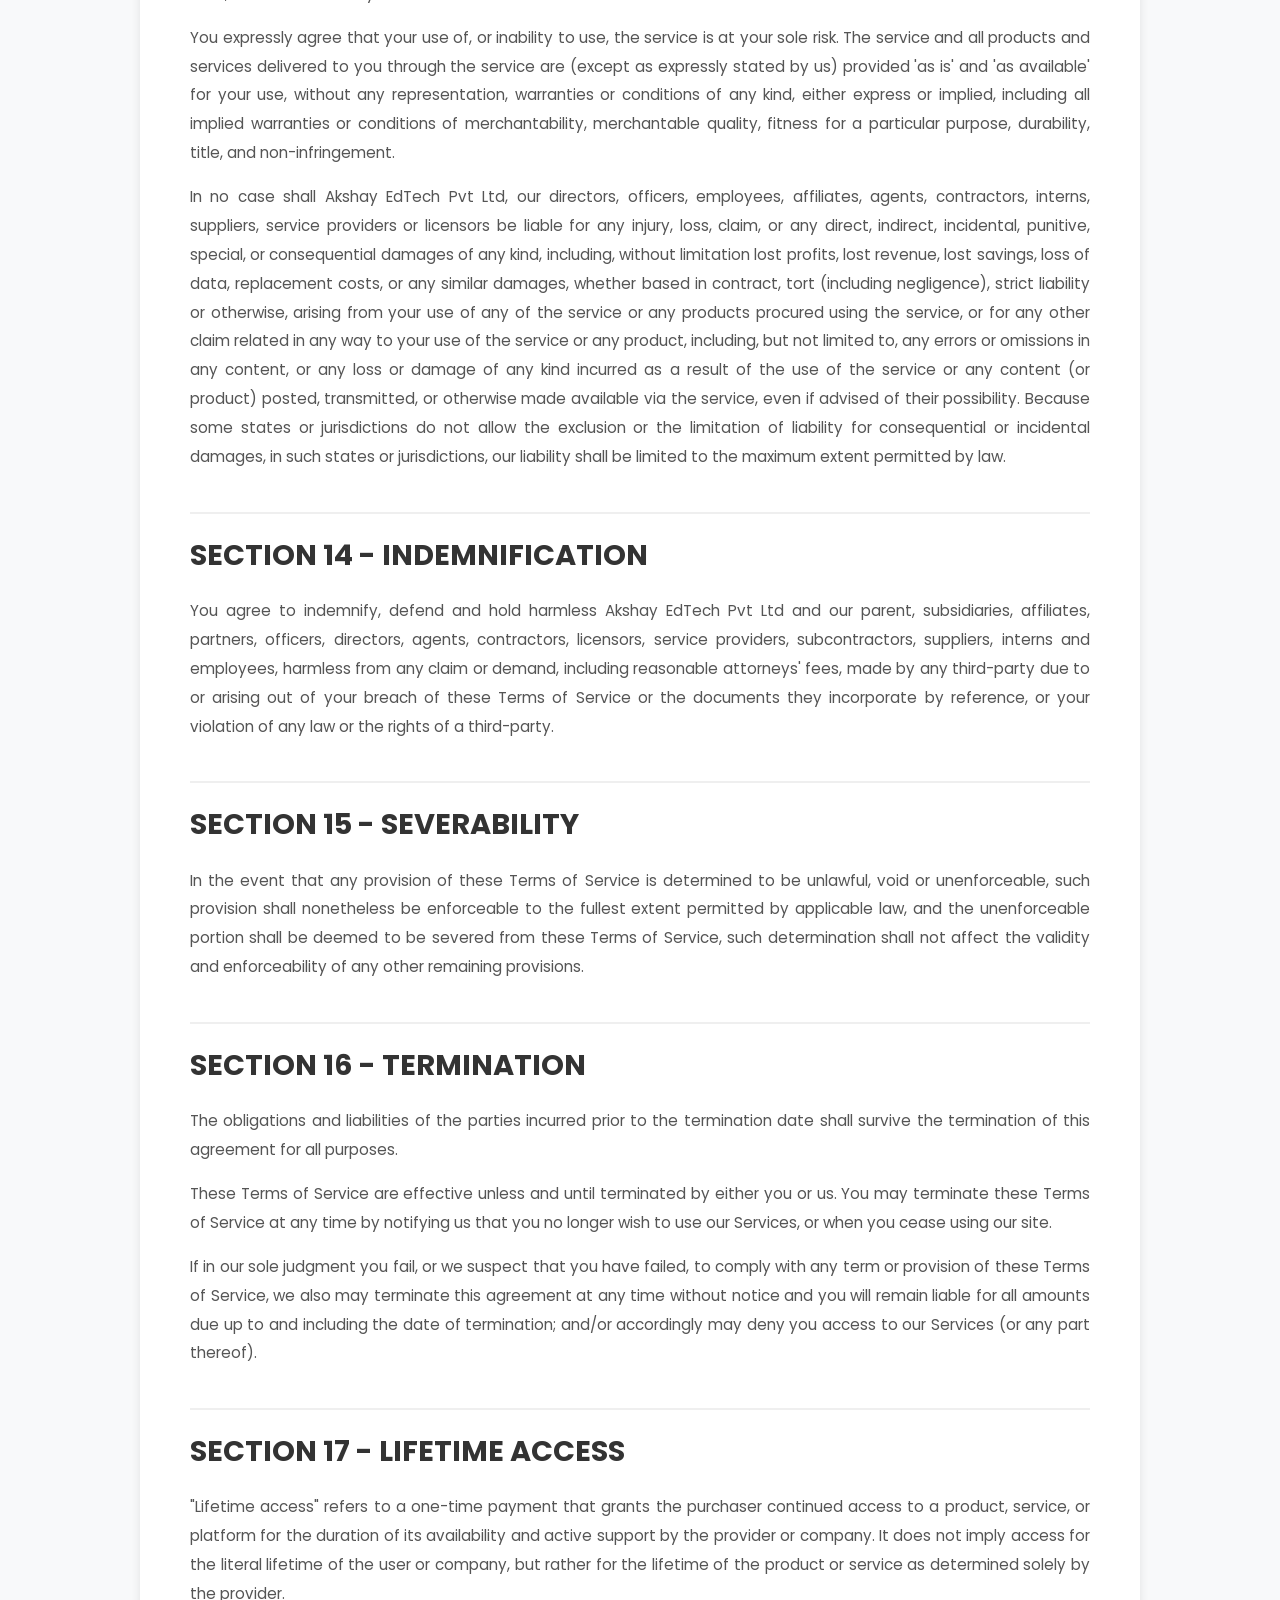
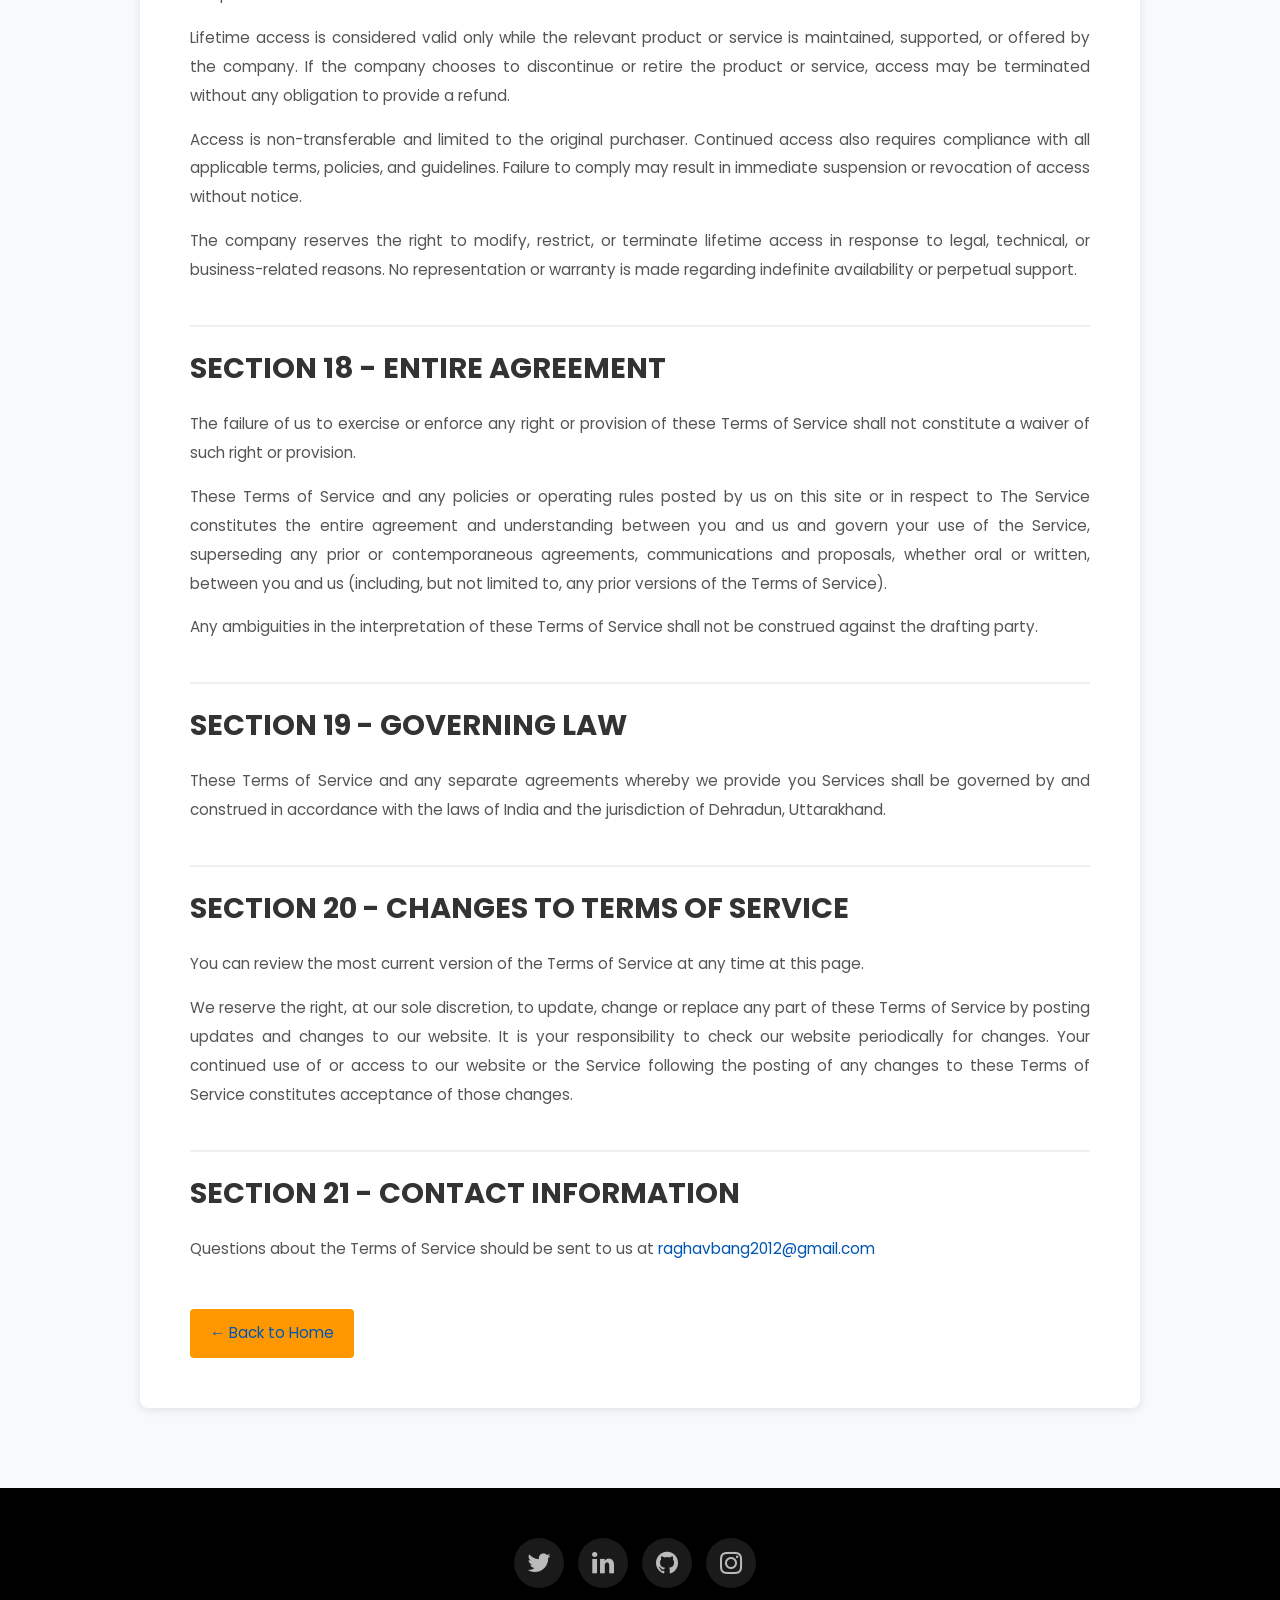
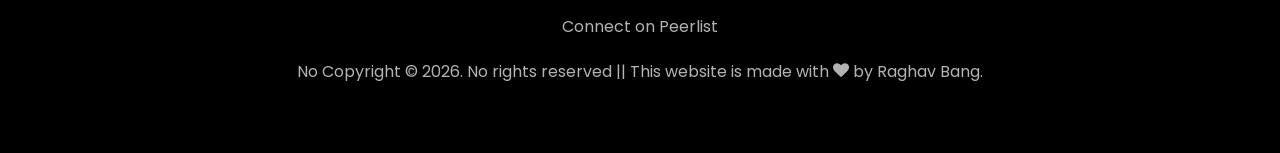
<file: terms-of-service.html>
<!DOCTYPE html>
<html lang="en">

<head>
    <title>Terms of Service | Raghav Bang</title>
    <meta name="description"
        content="Terms of Service - Please read these terms carefully before using our website and services.">
    <meta name="robots" content="index">
    <meta charset="utf-8">
    <meta name="viewport" content="width=device-width, initial-scale=1, shrink-to-fit=no">
    <link rel="icon" type="image/x-icon" href="images/favicon.ico">
    <link href="https://fonts.googleapis.com/css?family=Poppins:100,200,300,400,500,600,700,800,900" rel="stylesheet">
    <link rel="stylesheet" href="https://stackpath.bootstrapcdn.com/bootstrap/4.1.3/css/bootstrap.min.css"
        integrity="sha384-MCw98/SFnGE8fJT3GXwEOngsV7Zt27NXFoaoApmYm81iuXoPkFOJwJ8ERdknLPMO" crossorigin="anonymous">

    <link rel="stylesheet" href="css/open-iconic-bootstrap.min.css">
    <link rel="stylesheet" href="css/animate.css">
    <link rel="stylesheet" href="css/aos.css">
    <link rel="stylesheet" href="css/ionicons.min.css">
    <link rel="stylesheet" href="css/home.css">
    <link rel="stylesheet" href="css/flaticon.css">
    <link rel="stylesheet" href="css/icomoon.css">
    <link rel="stylesheet" href="css/style.css">

    <style>
        .policy-section {
            padding: 80px 0;
            background-color: #f8f9fa;
        }

        .policy-container {
            max-width: 1000px;
            margin: 0 auto;
            background-color: white;
            padding: 50px;
            border-radius: 8px;
            box-shadow: 0 2px 10px rgba(0, 0, 0, 0.1);
        }

        .policy-title {
            font-size: 2.5rem;
            font-weight: 700;
            color: #333;
            margin-bottom: 30px;
            text-align: center;
            padding-bottom: 20px;
            border-bottom: 3px solid #ff9800;
        }

        .policy-content {
            font-size: 0.95rem;
            line-height: 1.9;
            color: #555;
        }

        .policy-content h2 {
            font-size: 1.8rem;
            color: #333;
            font-weight: 700;
            margin-top: 40px;
            margin-bottom: 20px;
            padding-top: 20px;
            border-top: 2px solid #efefef;
        }

        .policy-content h3 {
            font-size: 1.3rem;
            color: #444;
            font-weight: 600;
            margin-top: 25px;
            margin-bottom: 15px;
        }

        .policy-content h4 {
            font-size: 1.1rem;
            color: #555;
            font-weight: 600;
            margin-top: 15px;
            margin-bottom: 10px;
        }

        .policy-content p {
            margin-bottom: 15px;
            text-align: justify;
        }

        .policy-content ul {
            margin: 20px 0;
            padding-left: 25px;
        }

        .policy-content li {
            margin-bottom: 12px;
            text-align: justify;
        }

        .policy-content strong {
            color: #333;
            font-weight: 600;
        }

        .policy-content a {
            color: #0056b3;
            text-decoration: none;
        }

        .policy-content a:hover {
            text-decoration: underline;
        }

        .highlight-box {
            background-color: #fff3cd;
            padding: 20px;
            border-left: 4px solid #ff9800;
            margin: 25px 0;
            border-radius: 4px;
        }

        .highlight-box p {
            margin: 0;
            color: #856404;
        }

        .back-link {
            display: inline-block;
            margin-top: 30px;
            padding: 10px 20px;
            background-color: #ff9800;
            color: white;
            text-decoration: none;
            border-radius: 4px;
            transition: background-color 0.3s ease;
        }

        .back-link:hover {
            background-color: #e68900;
            text-decoration: none;
            color: white;
        }

        @media (max-width: 768px) {
            .policy-container {
                padding: 30px 20px;
            }

            .policy-title {
                font-size: 1.8rem;
            }

            .policy-section {
                padding: 50px 0;
            }

            .policy-content h2 {
                font-size: 1.5rem;
            }

            .policy-content p {
                text-align: left;
            }

            .policy-content li {
                text-align: left;
            }
        }
    </style>
</head>

<body>

    <nav class="navbar navbar-expand-lg navbar-dark ftco_navbar ftco-navbar-light site-navbar-target" id="ftco-navbar">
        <div class="container">
            <a class="navbar-brand" href="index.html"><span>R</span>aghav Bang</a>
            <button class="navbar-toggler js-fh5co-nav-toggle fh5co-nav-toggle" type="button" data-toggle="collapse"
                data-target="#ftco-nav" aria-controls="ftco-nav" aria-expanded="false" aria-label="Toggle navigation">
                <span class="oi oi-menu"></span> Menu
            </button>

            <div class="collapse navbar-collapse" id="ftco-nav">
                <ul class="navbar-nav nav ml-auto">
                    <li class="nav-item"><a href="index.html#home-section" class="nav-link"><span>Home</span></a></li>
                    <li class="nav-item"><a href="index.html#about-section" class="nav-link"><span>About</span></a></li>
                    <li class="nav-item"><a href="index.html#projects-section"
                            class="nav-link"><span>Projects</span></a></li>
                    <li class="nav-item"><a href="index.html#blog-section" class="nav-link"><span>My Blog</span></a>
                    </li>
                    <li class="nav-item"><a href="index.html#contact-section" class="nav-link"><span>Contact</span></a>
                    </li>
                </ul>
            </div>
        </div>
    </nav>

    <section class="policy-section">
        <div class="container">
            <div class="policy-container ftco-animate">
                <h1 class="policy-title">Terms of Service</h1>

                <div class="policy-content">
                    <p>This website is operated by Akshay EdTech Pvt Ltd. Throughout the site, the terms "we", "us" and
                        "our" refer to Akshay EdTech Pvt Ltd. Akshay EdTech Pvt Ltd offers this website, including all
                        information, tools, and services available from this site to you, the user, conditioned upon
                        your acceptance of all terms, conditions, policies, and notices stated here.</p>

                    <p>By visiting our site and/ or purchasing something from us, you engage in our "Service" and agree
                        to be bound by the following terms and conditions ("Terms of Service", "Terms"), including those
                        additional terms and conditions and policies referenced herein and/or available by hyperlink.
                        These Terms of Service apply to all users of the site, including without limitation users who
                        are browsers, vendors, customers, merchants, and/ or contributors of content.</p>

                    <p>Please read these Terms of Service carefully before accessing or using our website. By accessing
                        or using any part of the site, you agree to be bound by these Terms of Service. If you do not
                        agree to all the terms and conditions of this agreement, then you may not access the website or
                        use any services. If these Terms of Service are considered an offer, acceptance is expressly
                        limited to these Terms of Service.</p>

                    <p>Any new features or tools which are added to the current store shall also be subject to the Terms
                        of Service. You can review the most current version of the Terms of Service at any time on this
                        page. We reserve the right to update, change or replace any part of these Terms of Service by
                        posting updates and/or changes to our website. It is your responsibility to check this page
                        periodically for changes. Your continued use of or access to the website following the posting
                        of any changes constitutes acceptance of those changes.</p>

                    <h2>SECTION 1 - ONLINE STORE TERMS</h2>

                    <p>By agreeing to these Terms of Service, you represent that you are at least the age of majority in
                        your state or province of residence, or that you are the age of majority in your state or
                        province of residence and you have given us your consent to allow any of your minor dependents
                        to use this site.</p>

                    <p>You may not use our products for any illegal or unauthorized purpose nor may you, in the use of
                        the Service, violate any laws in your jurisdiction (including but not limited to copyright
                        laws).</p>

                    <p>You must not transmit any worms or viruses or any code of a destructive nature. A breach or
                        violation of any of the Terms will result in an immediate termination of your Services.</p>

                    <h2>SECTION 2 - GENERAL CONDITIONS</h2>

                    <p>We reserve the right to refuse service to anyone for any reason at any time.</p>

                    <p>You understand that your content (not including credit card information), may be transferred
                        unencrypted and involve (a) transmissions over various networks; and (b) changes to conform and
                        adapt to the technical requirements of connecting networks or devices. Credit card information
                        is always encrypted during transfer over networks.</p>

                    <p>You agree not to reproduce, duplicate, copy, sell, resell, or exploit any portion of the Service,
                        use of the Service, or access to the Service or any contact on the website through which the
                        service is provided, without express written permission by us.</p>

                    <p>The headings used in this agreement are included for convenience only and will not limit or
                        otherwise affect these Terms.</p>

                    <h2>SECTION 3 - ACCURACY, COMPLETENESS, AND TIMELINESS OF INFORMATION</h2>

                    <p>We are not responsible if the information made available on this site is not accurate, complete
                        or current. The material on this site is provided for general information only and should not be
                        relied upon or used as the sole basis for making decisions without consulting primary, more
                        accurate, more complete, or more timely sources of information. Any reliance on the material on
                        this site is at your own risk.</p>

                    <p>This site may contain certain historical information. Historical information, necessarily, is not
                        current and is provided for your reference only. We reserve the right to modify the contents of
                        this site at any time, but we have no obligation to update any information on our site. You
                        agree that it is your responsibility to monitor changes to our site.</p>

                    <h2>SECTION 4 - MODIFICATIONS TO THE SERVICE AND PRICES</h2>

                    <p>Prices for our products are subject to change without notice.</p>

                    <p>We reserve the right at any time to modify or discontinue the Service (or any part or content
                        thereof) without notice at any time.</p>

                    <p>We shall not be liable to you or to any third party for any modification, price change,
                        suspension, or discontinuance of the Service.</p>

                    <h2>SECTION 5 - PRODUCTS OR SERVICES</h2>

                    <p>Certain products or services may be available exclusively online through the website. These
                        products or services may have limited quantities and are subject to return or exchange only
                        according to our Return Policy.</p>

                    <p>We have made every effort to display as accurately as possible the colors and images of our
                        products that appear at the store. We cannot guarantee that your computer monitor's display of
                        any color will be accurate.</p>

                    <p>We reserve the right but are not obligated, to limit the sales of our products or Services to any
                        person, geographic region, or jurisdiction. We may exercise this right on a case-by-case basis.
                        We reserve the right to limit the quantities of any products or services that we offer. All
                        descriptions of products or product pricing are subject to change at any time without notice, at
                        our sole discretion of us. We reserve the right to discontinue any product at any time. Any
                        offer for any product or service made on this site is void where prohibited.</p>

                    <p>We do not warrant that the quality of any products, services, information, or other material
                        purchased or obtained by you will meet your expectations, or that any errors in the Service will
                        be corrected.</p>

                    <h2>SECTION 6 - ACCURACY OF BILLING AND ACCOUNT INFORMATION</h2>

                    <p>We reserve the right to refuse any order you place with us. We may, in our sole discretion, limit
                        or cancel quantities purchased per person, per household, or per order. These restrictions may
                        include orders placed by or under the same customer account, the same credit card, and/or orders
                        that use the same billing and/or shipping address. In the event that we make a change to or
                        cancel an order, we may attempt to notify you by contacting the e-mail and/or billing
                        address/phone number provided at the time the order was made. We reserve the right to limit or
                        prohibit orders that, in our sole judgment, appear to be placed by dealers, resellers or
                        distributors.</p>

                    <p>You agree to provide current, complete, and accurate purchase and account information for all
                        purchases made at our store. You agree to promptly update your account and other information,
                        including your email address and credit card numbers, and expiration dates, so that we can
                        complete your transactions and contact you as needed.</p>

                    <p>For more detail, please review our Returns Policy.</p>

                    <h2>SECTION 7 - OPTIONAL TOOLS</h2>

                    <p>We may provide you with access to third-party tools over which we neither monitor nor have any
                        control nor input.</p>

                    <p>You acknowledge and agree that we provide access to such tools "as is" and "as available" without
                        any warranties, representations or conditions of any kind and without any endorsement. We shall
                        have no liability whatsoever arising from or relating to your use of optional third-party tools.
                    </p>

                    <p>Any use by you of optional tools offered through the site is entirely at your own risk and
                        discretion and you should ensure that you are familiar with and approve of the terms on which
                        tools are provided by the relevant third-party provider(s).</p>

                    <p>We may also, in the future, offer new services and/or features through the website (including,
                        the release of new tools and resources). Such new features and/or services shall also be subject
                        to these Terms of Service.</p>

                    <h2>SECTION 8 - THIRD-PARTY LINKS</h2>

                    <p>Certain content, products, and services available via our Service may include materials from
                        third parties.</p>

                    <p>Third-party links on this site may direct you to third-party websites that are not affiliated
                        with us. We are not responsible for examining or evaluating the content or accuracy and we do
                        not warrant and will not have any liability or responsibility for any third-party materials or
                        websites, or for any other materials, products, or services of third-parties.</p>

                    <p>We are not liable for any harm or damages related to the purchase or use of goods, services,
                        resources, content, or any other transactions made in connection with any third-party websites.
                        Please review carefully the third-party's policies and practices and make sure you understand
                        them before you engage in any transaction. Complaints, claims, concerns, or questions regarding
                        third-party products should be directed to the third-party.</p>

                    <h2>SECTION 9 - USER COMMENTS, FEEDBACK, AND OTHER SUBMISSIONS</h2>

                    <p>If, at our request, you send certain specific submissions (for example contest entries) or
                        without a request from us you send creative ideas, suggestions, proposals, plans, or other
                        materials, whether online, by email, by postal mail, or otherwise (collectively, 'comments'),
                        you agree that we may, at any time, without restriction, edit, copy, publish, distribute,
                        translate and otherwise use in any medium any comments that you forward to us. We are and shall
                        be under no obligation (1) to maintain any comments in confidence; (2) to pay compensation for
                        any comments; or (3) to respond to any comments.</p>

                    <p>We may, but have no obligation to, monitor, edit or remove content that we determine in our sole
                        discretion are unlawful, offensive, threatening, libelous, defamatory, pornographic, obscene or
                        otherwise objectionable or violates any party's intellectual property or these Terms of Service.
                    </p>

                    <p>You agree that your comments will not violate any right of any third-party, including copyright,
                        trademark, privacy, personality or other personal or proprietary right. You further agree that
                        your comments will not contain libelous or otherwise unlawful, abusive or obscene material, or
                        contain any computer virus or other malware that could in any way affect the operation of the
                        Service or any related website. You may not use a false e-mail address, pretend to be someone
                        other than yourself, or otherwise mislead us or third-parties as to the origin of any comments.
                        You are solely responsible for any comments you make and their accuracy. We take no
                        responsibility and assume no liability for any comments posted by you or any third-party.</p>

                    <h2>SECTION 10 - PERSONAL INFORMATION</h2>

                    <p>Your submission of personal information through the store is governed by our <a
                            href="privacy-policy.html">Privacy Policy</a>.</p>

                    <h2>SECTION 11 - ERRORS, INACCURACIES, AND OMISSIONS</h2>

                    <p>Occasionally there may be information on our site or in the Service that contains typographical
                        errors, inaccuracies or omissions that may relate to product descriptions, pricing, promotions,
                        offers, product shipping charges, transit times and availability. We reserve the right to
                        correct any errors, inaccuracies or omissions, and to change or update information or cancel
                        orders if any information in the Service or on any related website is inaccurate at any time
                        without prior notice (including after you have submitted your order).</p>

                    <p>We undertake no obligation to update, amend or clarify information in the Service or on any
                        related website, including without limitation, pricing information, except as required by law.
                        No specified update or refresh date applied in the Service or on any related website, should be
                        taken to indicate that all information in the Service or on any related website has been
                        modified or updated.</p>

                    <h2>SECTION 12 - PROHIBITED USES</h2>

                    <p>In addition to other prohibitions as set forth in the Terms of Service, you are prohibited from
                        using the site or its content:</p>
                    <ul>
                        <li>(a) for any unlawful purpose;</li>
                        <li>(b) to solicit others to perform or participate in any unlawful acts;</li>
                        <li>(c) to violate any international, federal, provincial or state regulations, rules, laws, or
                            local ordinances;</li>
                        <li>(d) to infringe upon or violate our intellectual property rights or the intellectual
                            property rights of others;</li>
                        <li>(e) to harass, abuse, insult, harm, defame, slander, disparage, intimidate, or discriminate
                            based on gender, sexual orientation, religion, ethnicity, race, age, national origin, or
                            disability;</li>
                        <li>(f) to submit false or misleading information;</li>
                        <li>(g) to upload or transmit viruses or any other type of malicious code that will or may be
                            used in any way that will affect the functionality or operation of the Service or of any
                            related website, other websites, or the Internet;</li>
                        <li>(h) to collect or track the personal information of others;</li>
                        <li>(i) to spam, phish, pharm, pretext, spider, crawl, or scrape;</li>
                        <li>(j) for any obscene or immoral purpose; or</li>
                        <li>(k) to interfere with or circumvent the security features of the Service or any related
                            website, other websites, or the Internet. We reserve the right to terminate your use of the
                            Service or any related website for violating any of the prohibited uses.</li>
                        <li>(l) to share access or account details, which will result in the temporary or permanent
                            blocking of the account;</li>
                        <li>(m) to use the course content only for individual use and not to share it.</li>
                    </ul>

                    <h2>SECTION 13 - DISCLAIMER OF WARRANTIES; LIMITATION OF LIABILITY</h2>

                    <p>We do not guarantee, represent or warrant that your use of our service will be uninterrupted,
                        timely, secure or error-free.</p>

                    <p>We do not warrant that the results that may be obtained from the use of the service will be
                        accurate or reliable.</p>

                    <p>You agree that from time to time we may remove the service for indefinite periods of time or
                        cancel the service at any time, without notice to you.</p>

                    <p>You expressly agree that your use of, or inability to use, the service is at your sole risk. The
                        service and all products and services delivered to you through the service are (except as
                        expressly stated by us) provided 'as is' and 'as available' for your use, without any
                        representation, warranties or conditions of any kind, either express or implied, including all
                        implied warranties or conditions of merchantability, merchantable quality, fitness for a
                        particular purpose, durability, title, and non-infringement.</p>

                    <p>In no case shall Akshay EdTech Pvt Ltd, our directors, officers, employees, affiliates, agents,
                        contractors, interns, suppliers, service providers or licensors be liable for any injury, loss,
                        claim, or any direct, indirect, incidental, punitive, special, or consequential damages of any
                        kind, including, without limitation lost profits, lost revenue, lost savings, loss of data,
                        replacement costs, or any similar damages, whether based in contract, tort (including
                        negligence), strict liability or otherwise, arising from your use of any of the service or any
                        products procured using the service, or for any other claim related in any way to your use of
                        the service or any product, including, but not limited to, any errors or omissions in any
                        content, or any loss or damage of any kind incurred as a result of the use of the service or any
                        content (or product) posted, transmitted, or otherwise made available via the service, even if
                        advised of their possibility. Because some states or jurisdictions do not allow the exclusion or
                        the limitation of liability for consequential or incidental damages, in such states or
                        jurisdictions, our liability shall be limited to the maximum extent permitted by law.</p>

                    <h2>SECTION 14 - INDEMNIFICATION</h2>

                    <p>You agree to indemnify, defend and hold harmless Akshay EdTech Pvt Ltd and our parent,
                        subsidiaries, affiliates, partners, officers, directors, agents, contractors, licensors, service
                        providers, subcontractors, suppliers, interns and employees, harmless from any claim or demand,
                        including reasonable attorneys' fees, made by any third-party due to or arising out of your
                        breach of these Terms of Service or the documents they incorporate by reference, or your
                        violation of any law or the rights of a third-party.</p>

                    <h2>SECTION 15 - SEVERABILITY</h2>

                    <p>In the event that any provision of these Terms of Service is determined to be unlawful, void or
                        unenforceable, such provision shall nonetheless be enforceable to the fullest extent permitted
                        by applicable law, and the unenforceable portion shall be deemed to be severed from these Terms
                        of Service, such determination shall not affect the validity and enforceability of any other
                        remaining provisions.</p>

                    <h2>SECTION 16 - TERMINATION</h2>

                    <p>The obligations and liabilities of the parties incurred prior to the termination date shall
                        survive the termination of this agreement for all purposes.</p>

                    <p>These Terms of Service are effective unless and until terminated by either you or us. You may
                        terminate these Terms of Service at any time by notifying us that you no longer wish to use our
                        Services, or when you cease using our site.</p>

                    <p>If in our sole judgment you fail, or we suspect that you have failed, to comply with any term or
                        provision of these Terms of Service, we also may terminate this agreement at any time without
                        notice and you will remain liable for all amounts due up to and including the date of
                        termination; and/or accordingly may deny you access to our Services (or any part thereof).</p>

                    <h2>SECTION 17 - LIFETIME ACCESS</h2>

                    <p>"Lifetime access" refers to a one-time payment that grants the purchaser continued access to a
                        product, service, or platform for the duration of its availability and active support by the
                        provider or company. It does not imply access for the literal lifetime of the user or company,
                        but rather for the lifetime of the product or service as determined solely by the provider.</p>

                    <p>Lifetime access is considered valid only while the relevant product or service is maintained,
                        supported, or offered by the company. If the company chooses to discontinue or retire the
                        product or service, access may be terminated without any obligation to provide a refund.</p>

                    <p>Access is non-transferable and limited to the original purchaser. Continued access also requires
                        compliance with all applicable terms, policies, and guidelines. Failure to comply may result in
                        immediate suspension or revocation of access without notice.</p>

                    <p>The company reserves the right to modify, restrict, or terminate lifetime access in response to
                        legal, technical, or business-related reasons. No representation or warranty is made regarding
                        indefinite availability or perpetual support.</p>

                    <h2>SECTION 18 - ENTIRE AGREEMENT</h2>

                    <p>The failure of us to exercise or enforce any right or provision of these Terms of Service shall
                        not constitute a waiver of such right or provision.</p>

                    <p>These Terms of Service and any policies or operating rules posted by us on this site or in
                        respect to The Service constitutes the entire agreement and understanding between you and us and
                        govern your use of the Service, superseding any prior or contemporaneous agreements,
                        communications and proposals, whether oral or written, between you and us (including, but not
                        limited to, any prior versions of the Terms of Service).</p>

                    <p>Any ambiguities in the interpretation of these Terms of Service shall not be construed against
                        the drafting party.</p>

                    <h2>SECTION 19 - GOVERNING LAW</h2>

                    <p>These Terms of Service and any separate agreements whereby we provide you Services shall be
                        governed by and construed in accordance with the laws of India and the jurisdiction of Dehradun,
                        Uttarakhand.</p>

                    <h2>SECTION 20 - CHANGES TO TERMS OF SERVICE</h2>

                    <p>You can review the most current version of the Terms of Service at any time at this page.</p>

                    <p>We reserve the right, at our sole discretion, to update, change or replace any part of these
                        Terms of Service by posting updates and changes to our website. It is your responsibility to
                        check our website periodically for changes. Your continued use of or access to our website or
                        the Service following the posting of any changes to these Terms of Service constitutes
                        acceptance of those changes.</p>

                    <h2>SECTION 21 - CONTACT INFORMATION</h2>

                    <p>Questions about the Terms of Service should be sent to us at <a
                            href="mailto:raghavbang2012@gmail.com">raghavbang2012@gmail.com</a></p>

                    <a href="index.html#contact-section" class="back-link">← Back to Home</a>
                </div>
            </div>
        </div>
    </section>

    <footer class="ftco-footer ftco-section" style="padding: 50px 0;">
        <div class="container">
            <div class="row ">
                <ul class="ftco-footer-social list-unstyled col-md-12 text-center ">
                    <li class="ftco-animate"><a href="https://twitter.com/iamRaghavBang"><span
                                class="icon-twitter"></span></a></li>
                    <li class="ftco-animate"><a href="https://www.linkedin.com/in/raghavbang/"><span
                                class="icon-linkedin"></span></a></li>
                    <li class="ftco-animate"><a href="https://github.com/Raghav888"><span
                                class="icon-github"></span></a></li>
                    <li class="ftco-animate"><a href="https://www.instagram.com/iamraghavbang/"><span
                                class="icon-instagram"></span></a></li>
                </ul>
            </div>
            <div class="row">
                <div class="col-md-12 text-center">
                    <p><a href="https://peerlist.io/raghavbang"><span>Connect on Peerlist</span></a></p>
                    <p>
                        No Copyright &copy;
                        <script>
                            document.write(new Date().getFullYear());
                        </script>. No rights reserved || This website is made with <i class="icon-heart color-danger"
                            aria-hidden="true"></i> by Raghav Bang.
                    </p>
                </div>
            </div>
        </div>
    </footer>

    <!-- loader -->
    <div id="ftco-loader" class="show fullscreen"><svg class="circular" width="48px" height="48px">
            <circle class="path-bg" cx="24" cy="24" r="22" fill="none" stroke-width="4" stroke="#eeeeee" />
            <circle class="path" cx="24" cy="24" r="22" fill="none" stroke-width="4" stroke-miterlimit="10"
                stroke="#F96D00" />
        </svg></div>

    <script src="js/jquery.min.js"></script>
    <script src="js/jquery-migrate-3.0.1.min.js"></script>
    <script src="js/popper.min.js"></script>
    <script src="js/bootstrap.min.js"></script>
    <script src="js/jquery.easing.1.3.js"></script>
    <script src="js/jquery.waypoints.min.js"></script>
    <script src="js/jquery.stellar.min.js"></script>
    <script src="js/aos.js"></script>
    <script src="js/main.js"></script>
    <script src="script.js"></script>

</body>

</html>
</file>
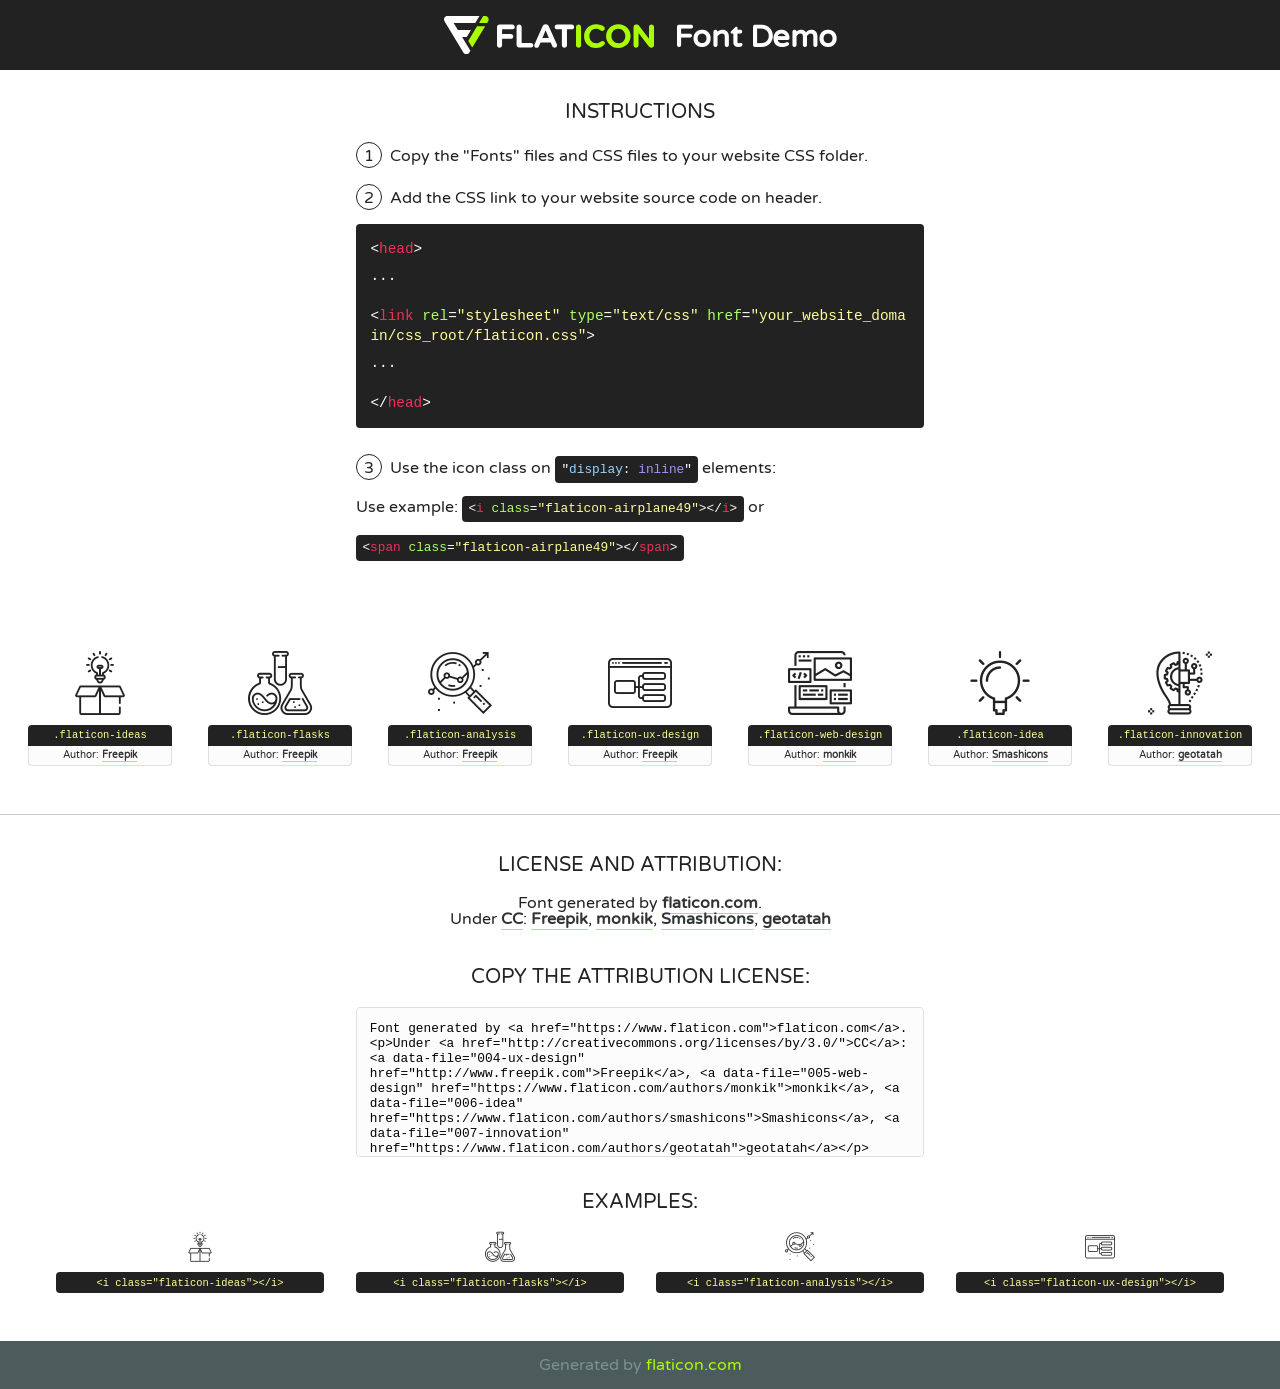
<file: fonts/flaticon/font/flaticon.html>
<!DOCTYPE html>
<!--
  Flaticon icon font: Flaticon
  Creation date: 20/03/2019 02:18
-->
<html>
<!DOCTYPE html>
<html>

<head>
    <title>Flaticon WebFont</title>
    <link href="http://fonts.googleapis.com/css?family=Varela+Round" rel="stylesheet" type="text/css" />
    <link rel="stylesheet" type="text/css" href="flaticon.css">
    <meta charset="UTF-8">
    <style>
    html, body, div, span, applet, object, iframe,
    h1, h2, h3, h4, h5, h6, p, blockquote, pre,
    a, abbr, acronym, address, big, cite, code,
    del, dfn, em, img, ins, kbd, q, s, samp,
    small, strike, strong, sub, sup, tt, var,
    b, u, i, center,
    dl, dt, dd, ol, ul, li,
    fieldset, form, label, legend,
    table, caption, tbody, tfoot, thead, tr, th, td,
    article, aside, canvas, details, embed, 
    figure, figcaption, footer, header, hgroup, 
    menu, nav, output, ruby, section, summary,
    time, mark, audio, video {
        margin: 0;
        padding: 0;
        border: 0;
        font-size: 100%;
        font: inherit;
        vertical-align: baseline;
    }
    /* HTML5 display-role reset for older browsers */
    article, aside, details, figcaption, figure, 
    footer, header, hgroup, menu, nav, section {
        display: block;
    }
    body {
        line-height: 1;
    }
    ol, ul {
        list-style: none;
    }
    blockquote, q {
        quotes: none;
    }
    blockquote:before, blockquote:after,
    q:before, q:after {
        content: '';
        content: none;
    }
    table {
        border-collapse: collapse;
        border-spacing: 0;
    }
    body {
        font-family: 'Varela Round', Helvetica, Arial, sans-serif;
        font-size: 16px;
        color: #222;
    }
    a {
        color: #333;
        border-bottom: 1px solid #a9fd00;
        font-weight: bold;
        text-decoration: none;
    }
    * {
        -moz-box-sizing: border-box;
        -webkit-box-sizing: border-box;
        box-sizing: border-box;
        margin: 0;
        padding: 0;
    }
    [class^="flaticon-"]:before, [class*=" flaticon-"]:before, [class^="flaticon-"]:after, [class*=" flaticon-"]:after {
        font-family: Flaticon;
        font-size: 30px;
        font-style: normal;
        margin-left: 20px;
        color: #333;
    }
    .wrapper {
        max-width: 600px;
        margin: auto;
        padding: 0 1em;
    }
    .title {
        font-size: 1.25em;
        text-align: center;
        margin-bottom: 1em;
        text-transform: uppercase;
    }
    header {
        text-align: center;
        background-color: #222;
        color: #fff;
        padding: 1em;
    }
    header .logo {
        width: 210px;
        height: 38px;
        display: inline-block;
        vertical-align: middle;
        margin-right: 1em;
        border: none;
    }
    header strong {
        font-size: 1.95em;
        font-weight: bold;
        vertical-align: middle;
        margin-top: 5px;
        display: inline-block;
    }
    .demo {
        margin: 2em auto;
        line-height: 1.25em;
    }
    .demo ul li {
        margin-bottom: 1em;
    }
    .demo ul li .num {
        color: #222;
        border-radius: 20px;
        display: inline-block;
        width: 26px;
        padding: 3px;
        height: 26px;
        text-align: center;
        margin-right: 0.5em;
        border: 1px solid #222;
    }
    .demo ul li code {
        background-color: #222;
        border-radius: 4px;
        padding: 0.25em 0.5em;
        display: inline-block;
        color: #fff;
        font-family: Consolas,Monaco,Lucida Console,Liberation Mono,DejaVu Sans Mono,Bitstream Vera Sans Mono,Courier New, monospace;
        font-weight: lighter;
        margin-top: 1em;
        font-size: 0.8em;
        word-break: break-all;
    }
    .demo ul li code.big {
        padding: 1em;
        font-size: 0.9em;
    }
    .demo ul li code .red {
        color: #EF3159;
    }
    .demo ul li code .green {
        color: #ACFF65;
    }
    .demo ul li code .yellow {
        color: #FFFF99;
    }
    .demo ul li code .blue {
        color: #99D3FF;
    }
    .demo ul li code .purple {
        color: #A295FF;
    }
    .demo ul li code .dots {
        margin-top: 0.5em;
        display: block;
    }
    #glyphs {
        border-bottom: 1px solid #ccc;
        padding: 2em 0;
        text-align: center;
    }
    .glyph {
        display: inline-block;
        width: 9em;
        margin: 1em;
        text-align: center;
        vertical-align: top;
        background: #FFF;
    }
    .glyph .glyph-icon {
        padding: 10px;
        display: block;
        font-family:"Flaticon";
        font-size: 64px;
        line-height: 1;
    }
    .glyph .glyph-icon:before {
        font-size: 64px;
        color: #222;
        margin-left: 0;
    }
    .class-name {
        font-size: 0.65em;
        background-color: #222;
        color: #fff;
        border-radius: 4px 4px 0 0;
        padding: 0.5em;
        color: #FFFF99;
        font-family: Consolas,Monaco,Lucida Console,Liberation Mono,DejaVu Sans Mono,Bitstream Vera Sans Mono,Courier New, monospace;
    }
    .author-name {
        font-size: 0.6em;
        background-color: #fcfcfd;
        border: 1px solid #DEDEE4;
        border-top: 0;
        border-radius: 0 0 4px 4px;
        padding: 0.5em;
    }
    .class-name:last-child {
        font-size: 10px;
        color:#888;
    }
    .class-name:last-child a {
        font-size: 10px;
        color:#555;
    }
    .class-name:last-child a:hover {
        color:#a9fd00;
    }
    .glyph > input {
        display: block;
        width: 100px;
        margin: 5px auto;
        text-align: center;
        font-size: 12px;
        cursor: text;
    }
    .glyph > input.icon-input {
        font-family:"Flaticon";
        font-size: 16px;
        margin-bottom: 10px;
    }
    .attribution .title {
        margin-top: 2em;
    }
    .attribution textarea {
        background-color: #fcfcfd;
        padding: 1em;
        border: none;
        box-shadow: none;
        border: 1px solid #DEDEE4;
        border-radius: 4px;
        resize: none;
        width: 100%;
        height: 150px;
        font-size: 0.8em;
        font-family: Consolas,Monaco,Lucida Console,Liberation Mono,DejaVu Sans Mono,Bitstream Vera Sans Mono,Courier New, monospace;
        -webkit-appearance: none;
    }
    .iconsuse {
        margin: 2em auto;
        text-align: center;
        max-width: 1200px;
    }
    .iconsuse:after {
        content: '';
        display: table;
        clear: both;
    }
    .iconsuse .image {
        float: left;
        width: 25%;
        padding: 0 1em;
    }
    .iconsuse .image p {
        margin-bottom: 1em;
    }
    .iconsuse .image span {
        display: block;
        font-size: 0.65em;
        background-color: #222;
        color: #fff;
        border-radius: 4px;
        padding: 0.5em;
        color: #FFFF99;
        margin-top: 1em;
        font-family: Consolas,Monaco,Lucida Console,Liberation Mono,DejaVu Sans Mono,Bitstream Vera Sans Mono,Courier New, monospace;
    }
    #footer {
        text-align: center;
        background-color: #4C5B5C;
        color: #7c9192;
        padding: 1em;
    }
    #footer a {
        border: none;
        color: #a9fd00;
        font-weight: normal;
    }
    @media (max-width: 960px) {
        .iconsuse .image {
            width: 50%;
        }
    }
    @media (max-width: 560px) {
        .iconsuse .image {
            width: 100%;
        }
    }
    </style>
</head>

<body class="characters-off">

    <header>
        <a href="https://www.flaticon.com" target="_blank" class="logo">
            <svg version="1.1" xmlns="http://www.w3.org/2000/svg" xmlns:xlink="http://www.w3.org/1999/xlink" xmlns:a="http://ns.adobe.com/AdobeSVGViewerExtensions/3.0/" viewBox="0 0 560.875 102.036" enable-background="new 0 0 560.875 102.036" xml:space="preserve">
                <defs>
                </defs>
                <g>
                    <g class="letters">
                        <path fill="#ffffff" d="M141.596,29.675c0-3.777,2.985-6.767,6.764-6.767h34.438c3.426,0,6.15,2.728,6.15,6.15
                        c0,3.43-2.724,6.149-6.15,6.149h-27.674v13.091h23.719c3.429,0,6.151,2.724,6.151,6.15c0,3.43-2.723,6.149-6.151,6.149h-23.719
                        v17.574c0,3.773-2.986,6.761-6.764,6.761c-3.779,0-6.764-2.989-6.764-6.761V29.675z"></path>
                        <path fill="#ffffff" d="M193.844,29.149c0-3.781,2.985-6.767,6.764-6.767c3.776,0,6.763,2.985,6.763,6.767v42.957h25.039
                        c3.426,0,6.149,2.726,6.149,6.153c0,3.425-2.723,6.15-6.149,6.15h-31.802c-3.779,0-6.764-2.986-6.764-6.768V29.149z"></path>
                        <path fill="#ffffff" d="M241.891,75.71l21.438-48.407c1.492-3.341,4.215-5.357,7.906-5.357h0.792
                        c3.686,0,6.323,2.017,7.815,5.357l21.439,48.407c0.436,0.967,0.701,1.845,0.701,2.723c0,3.602-2.809,6.501-6.414,6.501
                        c-3.161,0-5.269-1.845-6.499-4.655l-4.132-9.661h-27.059l-4.301,10.102c-1.144,2.631-3.426,4.214-6.237,4.214
                        c-3.517,0-6.24-2.81-6.24-6.325C241.1,77.64,241.451,76.677,241.891,75.71z M279.932,58.666l-8.521-20.297l-8.526,20.297H279.932
                        z"></path>
                        <path fill="#ffffff" d="M314.864,35.387H301.86c-3.429,0-6.239-2.813-6.239-6.238c0-3.429,2.811-6.24,6.239-6.24h39.533
                        c3.426,0,6.237,2.811,6.237,6.24c0,3.425-2.811,6.238-6.237,6.238h-13.001v42.785c0,3.773-2.99,6.761-6.764,6.761
                        c-3.779,0-6.764-2.989-6.764-6.761V35.387z"></path>
                        <path fill="#A9FD00" d="M352.615,29.149c0-3.781,2.985-6.767,6.767-6.767c3.774,0,6.761,2.985,6.761,6.767v49.024
                        c0,3.773-2.987,6.761-6.761,6.761c-3.781,0-6.767-2.989-6.767-6.761V29.149z"></path>
                        <path fill="#A9FD00" d="M374.132,53.836v-0.179c0-17.481,13.178-31.801,32.065-31.801c9.22,0,15.459,2.458,20.557,6.238
                        c1.402,1.054,2.637,2.985,2.637,5.357c0,3.692-2.985,6.59-6.681,6.59c-1.845,0-3.071-0.702-4.044-1.319
                        c-3.776-2.813-7.729-4.393-12.562-4.393c-10.364,0-17.831,8.611-17.831,19.154v0.173c0,10.542,7.291,19.329,17.831,19.329
                        c5.715,0,9.492-1.756,13.359-4.834c1.049-0.874,2.458-1.491,4.039-1.491c3.429,0,6.325,2.813,6.325,6.236
                        c0,2.106-1.056,3.78-2.282,4.834c-5.539,4.834-12.036,7.733-21.878,7.733C387.572,85.464,374.132,71.493,374.132,53.836z"></path>
                        <path fill="#A9FD00" d="M433.009,53.836v-0.179c0-17.481,13.79-31.801,32.766-31.801c18.981,0,32.592,14.143,32.592,31.628v0.173
                        c0,17.483-13.785,31.807-32.769,31.807C446.625,85.464,433.009,71.32,433.009,53.836z M484.224,53.836v-0.179
                        c0-10.539-7.725-19.326-18.626-19.326c-10.893,0-18.449,8.611-18.449,19.154v0.173c0,10.542,7.73,19.329,18.626,19.329
                        C476.676,72.986,484.224,64.378,484.224,53.836z"></path>
                        <path fill="#A9FD00" d="M506.233,29.321c0-3.774,2.99-6.763,6.767-6.763h1.401c3.252,0,5.183,1.583,7.029,3.953l26.093,34.265
                        V29.059c0-3.692,2.99-6.677,6.681-6.677c3.683,0,6.671,2.985,6.671,6.677v48.934c0,3.78-2.987,6.765-6.764,6.765h-0.436
                        c-3.257,0-5.188-1.581-7.034-3.953l-27.056-35.492v32.944c0,3.687-2.985,6.676-6.678,6.676c-3.683,0-6.673-2.989-6.673-6.676
                        V29.321z"></path>
                    </g>
                    <g class="insignia">
                        <path fill="#ffffff" d="M48.372,56.137h12.517l11.156-18.537H37.186L25.688,18.539h57.825L94.668,0H9.271
                        C5.925,0,2.842,1.801,1.198,4.716c-1.644,2.907-1.593,6.482,0.134,9.343l50.38,83.501c1.678,2.781,4.689,4.476,7.938,4.476
                        c3.246,0,6.257-1.695,7.935-4.476l2.898-4.804L48.372,56.137z"></path>
                        <g class="i">
                            <path fill="#A9FD00" d="M93.575,18.539h0.031v0.004l21.652,0.004l2.705-4.488c1.727-2.861,1.778-6.436,0.133-9.343
                            C116.454,1.801,113.371,0,110.026,0h-5.294L93.575,18.539z"></path>
                            <polygon fill="#A9FD00" points="88.291,27.356 64.725,66.486 75.519,84.404 109.942,27.356"></polygon>
                        </g>
                    </g>
                </g>
            </svg>
        </a>
        <strong>Font Demo</strong>
    </header>


    <section class="demo wrapper">

        <p class="title">Instructions</p>

        <ul>
            <li>
                <span class="num">1</span>Copy the "Fonts" files and CSS files to your website CSS folder.
            </li>
            <li>
                <span class="num">2</span>Add the CSS link to your website source code on header.
                <code class="big">
                    &lt;<span class="red">head</span>&gt;
                    <br/><span class="dots">...</span>
                    <br/>&lt;<span class="red">link</span> <span class="green">rel</span>=<span class="yellow">"stylesheet"</span> <span class="green">type</span>=<span class="yellow">"text/css"</span> <span class="green">href</span>=<span class="yellow">"your_website_domain/css_root/flaticon.css"</span>&gt;
                    <br/><span class="dots">...</span>
                    <br/>&lt;/<span class="red">head</span>&gt;
                </code>
            </li>

            <li>
                <p>
                    <span class="num">3</span>Use the icon class on <code>"<span class="blue">display</span>:<span class="purple"> inline</span>"</code> elements:
                    <br />
                    Use example: <code>&lt;<span class="red">i</span> <span class="green">class</span>=<span class="yellow">&quot;flaticon-airplane49&quot;</span>&gt;&lt;/<span class="red">i</span>&gt;</code> or <code>&lt;<span class="red">span</span> <span class="green">class</span>=<span class="yellow">&quot;flaticon-airplane49&quot;</span>&gt;&lt;/<span class="red">span</span>&gt;</code>
            </li>
        </ul>

    </section>




   <section id="glyphs">          
    
      
        <div class="glyph"><div class="glyph-icon flaticon-ideas"></div>
            <div class="class-name">.flaticon-ideas</div>
            <div class="author-name">Author: <a data-file="001-ideas" href="http://www.freepik.com">Freepik</a> </div> 
        </div>        
        
        <div class="glyph"><div class="glyph-icon flaticon-flasks"></div>
            <div class="class-name">.flaticon-flasks</div>
            <div class="author-name">Author: <a data-file="002-flasks" href="http://www.freepik.com">Freepik</a> </div> 
        </div>        
        
        <div class="glyph"><div class="glyph-icon flaticon-analysis"></div>
            <div class="class-name">.flaticon-analysis</div>
            <div class="author-name">Author: <a data-file="003-analysis" href="http://www.freepik.com">Freepik</a> </div> 
        </div>        
        
        <div class="glyph"><div class="glyph-icon flaticon-ux-design"></div>
            <div class="class-name">.flaticon-ux-design</div>
            <div class="author-name">Author: <a data-file="004-ux-design" href="http://www.freepik.com">Freepik</a> </div> 
        </div>        
        
        <div class="glyph"><div class="glyph-icon flaticon-web-design"></div>
            <div class="class-name">.flaticon-web-design</div>
            <div class="author-name">Author: <a data-file="005-web-design" href="https://www.flaticon.com/authors/monkik">monkik</a> </div> 
        </div>        
        
        <div class="glyph"><div class="glyph-icon flaticon-idea"></div>
            <div class="class-name">.flaticon-idea</div>
            <div class="author-name">Author: <a data-file="006-idea" href="https://www.flaticon.com/authors/smashicons">Smashicons</a> </div> 
        </div>        
        
        <div class="glyph"><div class="glyph-icon flaticon-innovation"></div>
            <div class="class-name">.flaticon-innovation</div>
            <div class="author-name">Author: <a data-file="007-innovation" href="https://www.flaticon.com/authors/geotatah">geotatah</a> </div> 
        </div>        
        

    </section>



    <section class="attribution wrapper"   style="text-align:center;">

      <div class="title">License and attribution:</div><div class="attrDiv">Font generated by <a href="https://www.flaticon.com">flaticon.com</a>. <div><p>Under <a href="http://creativecommons.org/licenses/by/3.0/">CC</a>: <a data-file="004-ux-design" href="http://www.freepik.com">Freepik</a>, <a data-file="005-web-design" href="https://www.flaticon.com/authors/monkik">monkik</a>, <a data-file="006-idea" href="https://www.flaticon.com/authors/smashicons">Smashicons</a>, <a data-file="007-innovation" href="https://www.flaticon.com/authors/geotatah">geotatah</a></p>  </div>
      </div>
      <div class="title">Copy the Attribution License:</div>

    <textarea onclick="this.focus();this.select();">Font generated by &lt;a href=&quot;https://www.flaticon.com&quot;&gt;flaticon.com&lt;/a&gt;. <p>Under <a href="http://creativecommons.org/licenses/by/3.0/">CC</a>: <a data-file="004-ux-design" href="http://www.freepik.com">Freepik</a>, <a data-file="005-web-design" href="https://www.flaticon.com/authors/monkik">monkik</a>, <a data-file="006-idea" href="https://www.flaticon.com/authors/smashicons">Smashicons</a>, <a data-file="007-innovation" href="https://www.flaticon.com/authors/geotatah">geotatah</a></p>  
     </textarea>

    </section>

    <section class="iconsuse">

          <div class="title">Examples:</div>            
             
            <div class="image">
                <p>
                    <i class="glyph-icon flaticon-ideas"></i> 
                    <span>&lt;i class=&quot;flaticon-ideas&quot;&gt;&lt;/i&gt;</span>
                </p>
            </div>
            
            <div class="image">
                <p>
                    <i class="glyph-icon flaticon-flasks"></i> 
                    <span>&lt;i class=&quot;flaticon-flasks&quot;&gt;&lt;/i&gt;</span>
                </p>
            </div>
            
            <div class="image">
                <p>
                    <i class="glyph-icon flaticon-analysis"></i> 
                    <span>&lt;i class=&quot;flaticon-analysis&quot;&gt;&lt;/i&gt;</span>
                </p>
            </div>
            
            <div class="image">
                <p>
                    <i class="glyph-icon flaticon-ux-design"></i> 
                    <span>&lt;i class=&quot;flaticon-ux-design&quot;&gt;&lt;/i&gt;</span>
                </p>
            </div>
                       
        </div>
                            
    </section>

<div id="footer">
    <div>Generated by <a href="https://www.flaticon.com">flaticon.com</a>
    </div>
</div>



</body>
</html>
</file>
<file: css/home.css>
.image-about {
    background-image: url(../images/raghav_new.jpg);
}

.dl-project,
.nugget-project,
.expense-project,
.cash-project,
.mantraui-project,
.bookstore-project {
    background-size: contain;
    outline: none;
    border-color: #9ecaed;
    box-shadow: 0 0 10px #9ecaed;
    border-radius: 7px;
}

.bookstore-project {
    background-image: url(../images/bookstore.png);
}

.mantraui-project {
    background-image: url(../images/mantraui.png);
}

.cash-project {
    background-image: url(../images/noteapp.png);
}

.expense-project {
    background-image: url(../images/cashmangement.png);
}

.nugget-project {
    background-image: url(../images/nuggets.png);
}

.dl-project {
    background-image: url(../images/deep_learning_projects.jpg);
}

#blog-section {
    padding: 0px;
}

#about-freelance {
    background-image: url(../images/bg_1.jpg);
    padding: 10px 0;
}

.image-freelance {
    height: 300px;
}
</file>
<file: css/flaticon.css>
/*
  	Flaticon icon font: Flaticon
  	Creation date: 04/01/2019 13:45
  	*/


@font-face {
  font-family: "Flaticon";
  src: url("../fonts/flaticon/font/Flaticon.eot");
  src: url("../fonts/flaticon/font/Flaticon.eot?#iefix") format("embedded-opentype"),
       url("../fonts/flaticon/font/Flaticon.woff") format("woff"),
       url("../fonts/flaticon/font/Flaticon.ttf") format("truetype"),
       url("../fonts/flaticon/font/Flaticon.svg#Flaticon") format("svg");
  font-weight: normal;
  font-style: normal;
}

@media screen and (-webkit-min-device-pixel-ratio:0) {
  @font-face {
    font-family: "Flaticon";
    src: url("../fonts/flaticon/font/Flaticon.svg#Flaticon") format("svg");
  }
}

[class^="flaticon-"]:before, [class*=" flaticon-"]:before,
[class^="flaticon-"]:after, [class*=" flaticon-"]:after {   
  font-family: Flaticon;
  font-style: normal;
  font-weight: normal;
  font-variant: normal;
  text-transform: none;
  line-height: 1;

  /* Better Font Rendering =========== */
  -webkit-font-smoothing: antialiased;
  -moz-osx-font-smoothing: grayscale;
}

.flaticon-ideas:before { content: "\f100"; }
.flaticon-flasks:before { content: "\f101"; }
.flaticon-analysis:before { content: "\f102"; }
.flaticon-ux-design:before { content: "\f103"; }
.flaticon-web-design:before { content: "\f104"; }
.flaticon-idea:before { content: "\f105"; }
.flaticon-innovation:before { content: "\f106"; }
</file>
<file: css/icomoon.css>
@font-face {
  font-family: 'icomoon';
  src:  url('../fonts/icomoon/icomoon.eot?6tt51o');
  src:  url('../fonts/icomoon/icomoon.eot?6tt51o#iefix') format('embedded-opentype'),
    url('../fonts/icomoon/icomoon.ttf?6tt51o') format('truetype'),
    url('../fonts/icomoon/icomoon.woff?6tt51o') format('woff'),
    url('../fonts/icomoon/icomoon.svg?6tt51o#icomoon') format('svg');
  font-weight: normal;
  font-style: normal;
}

[class^="icon-"], [class*=" icon-"] {
  /* use !important to prevent issues with browser extensions that change fonts */
  font-family: 'icomoon' !important;
  speak: none;
  font-style: normal;
  font-weight: normal;
  font-variant: normal;
  text-transform: none;
  line-height: 1;

  /* Better Font Rendering =========== */
  -webkit-font-smoothing: antialiased;
  -moz-osx-font-smoothing: grayscale;
}

.icon-asterisk:before {
  content: "\f069";
}
.icon-plus:before {
  content: "\f067";
}
.icon-question:before {
  content: "\f128";
}
.icon-minus:before {
  content: "\f068";
}
.icon-glass:before {
  content: "\f000";
}
.icon-music:before {
  content: "\f001";
}
.icon-search:before {
  content: "\f002";
}
.icon-envelope-o:before {
  content: "\f003";
}
.icon-heart:before {
  content: "\f004";
}
.icon-star:before {
  content: "\f005";
}
.icon-star-o:before {
  content: "\f006";
}
.icon-user:before {
  content: "\f007";
}
.icon-film:before {
  content: "\f008";
}
.icon-th-large:before {
  content: "\f009";
}
.icon-th:before {
  content: "\f00a";
}
.icon-th-list:before {
  content: "\f00b";
}
.icon-check:before {
  content: "\f00c";
}
.icon-close:before {
  content: "\f00d";
}
.icon-remove:before {
  content: "\f00d";
}
.icon-times:before {
  content: "\f00d";
}
.icon-search-plus:before {
  content: "\f00e";
}
.icon-search-minus:before {
  content: "\f010";
}
.icon-power-off:before {
  content: "\f011";
}
.icon-signal:before {
  content: "\f012";
}
.icon-cog:before {
  content: "\f013";
}
.icon-gear:before {
  content: "\f013";
}
.icon-trash-o:before {
  content: "\f014";
}
.icon-home:before {
  content: "\f015";
}
.icon-file-o:before {
  content: "\f016";
}
.icon-clock-o:before {
  content: "\f017";
}
.icon-road:before {
  content: "\f018";
}
.icon-download:before {
  content: "\f019";
}
.icon-arrow-circle-o-down:before {
  content: "\f01a";
}
.icon-arrow-circle-o-up:before {
  content: "\f01b";
}
.icon-inbox:before {
  content: "\f01c";
}
.icon-play-circle-o:before {
  content: "\f01d";
}
.icon-repeat:before {
  content: "\f01e";
}
.icon-rotate-right:before {
  content: "\f01e";
}
.icon-refresh:before {
  content: "\f021";
}
.icon-list-alt:before {
  content: "\f022";
}
.icon-lock:before {
  content: "\f023";
}
.icon-flag:before {
  content: "\f024";
}
.icon-headphones:before {
  content: "\f025";
}
.icon-volume-off:before {
  content: "\f026";
}
.icon-volume-down:before {
  content: "\f027";
}
.icon-volume-up:before {
  content: "\f028";
}
.icon-qrcode:before {
  content: "\f029";
}
.icon-barcode:before {
  content: "\f02a";
}
.icon-tag:before {
  content: "\f02b";
}
.icon-tags:before {
  content: "\f02c";
}
.icon-book:before {
  content: "\f02d";
}
.icon-bookmark:before {
  content: "\f02e";
}
.icon-print:before {
  content: "\f02f";
}
.icon-camera:before {
  content: "\f030";
}
.icon-font:before {
  content: "\f031";
}
.icon-bold:before {
  content: "\f032";
}
.icon-italic:before {
  content: "\f033";
}
.icon-text-height:before {
  content: "\f034";
}
.icon-text-width:before {
  content: "\f035";
}
.icon-align-left:before {
  content: "\f036";
}
.icon-align-center:before {
  content: "\f037";
}
.icon-align-right:before {
  content: "\f038";
}
.icon-align-justify:before {
  content: "\f039";
}
.icon-list:before {
  content: "\f03a";
}
.icon-dedent:before {
  content: "\f03b";
}
.icon-outdent:before {
  content: "\f03b";
}
.icon-indent:before {
  content: "\f03c";
}
.icon-video-camera:before {
  content: "\f03d";
}
.icon-image:before {
  content: "\f03e";
}
.icon-photo:before {
  content: "\f03e";
}
.icon-picture-o:before {
  content: "\f03e";
}
.icon-pencil:before {
  content: "\f040";
}
.icon-map-marker:before {
  content: "\f041";
}
.icon-adjust:before {
  content: "\f042";
}
.icon-tint:before {
  content: "\f043";
}
.icon-edit:before {
  content: "\f044";
}
.icon-pencil-square-o:before {
  content: "\f044";
}
.icon-share-square-o:before {
  content: "\f045";
}
.icon-check-square-o:before {
  content: "\f046";
}
.icon-arrows:before {
  content: "\f047";
}
.icon-step-backward:before {
  content: "\f048";
}
.icon-fast-backward:before {
  content: "\f049";
}
.icon-backward:before {
  content: "\f04a";
}
.icon-play:before {
  content: "\f04b";
}
.icon-pause:before {
  content: "\f04c";
}
.icon-stop:before {
  content: "\f04d";
}
.icon-forward:before {
  content: "\f04e";
}
.icon-fast-forward:before {
  content: "\f050";
}
.icon-step-forward:before {
  content: "\f051";
}
.icon-eject:before {
  content: "\f052";
}
.icon-chevron-left:before {
  content: "\f053";
}
.icon-chevron-right:before {
  content: "\f054";
}
.icon-plus-circle:before {
  content: "\f055";
}
.icon-minus-circle:before {
  content: "\f056";
}
.icon-times-circle:before {
  content: "\f057";
}
.icon-check-circle:before {
  content: "\f058";
}
.icon-question-circle:before {
  content: "\f059";
}
.icon-info-circle:before {
  content: "\f05a";
}
.icon-crosshairs:before {
  content: "\f05b";
}
.icon-times-circle-o:before {
  content: "\f05c";
}
.icon-check-circle-o:before {
  content: "\f05d";
}
.icon-ban:before {
  content: "\f05e";
}
.icon-arrow-left:before {
  content: "\f060";
}
.icon-arrow-right:before {
  content: "\f061";
}
.icon-arrow-up:before {
  content: "\f062";
}
.icon-arrow-down:before {
  content: "\f063";
}
.icon-mail-forward:before {
  content: "\f064";
}
.icon-share:before {
  content: "\f064";
}
.icon-expand:before {
  content: "\f065";
}
.icon-compress:before {
  content: "\f066";
}
.icon-exclamation-circle:before {
  content: "\f06a";
}
.icon-gift:before {
  content: "\f06b";
}
.icon-leaf:before {
  content: "\f06c";
}
.icon-fire:before {
  content: "\f06d";
}
.icon-eye:before {
  content: "\f06e";
}
.icon-eye-slash:before {
  content: "\f070";
}
.icon-exclamation-triangle:before {
  content: "\f071";
}
.icon-warning:before {
  content: "\f071";
}
.icon-plane:before {
  content: "\f072";
}
.icon-calendar:before {
  content: "\f073";
}
.icon-random:before {
  content: "\f074";
}
.icon-comment:before {
  content: "\f075";
}
.icon-magnet:before {
  content: "\f076";
}
.icon-chevron-up:before {
  content: "\f077";
}
.icon-chevron-down:before {
  content: "\f078";
}
.icon-retweet:before {
  content: "\f079";
}
.icon-shopping-cart:before {
  content: "\f07a";
}
.icon-folder:before {
  content: "\f07b";
}
.icon-folder-open:before {
  content: "\f07c";
}
.icon-arrows-v:before {
  content: "\f07d";
}
.icon-arrows-h:before {
  content: "\f07e";
}
.icon-bar-chart:before {
  content: "\f080";
}
.icon-bar-chart-o:before {
  content: "\f080";
}
.icon-twitter-square:before {
  content: "\f081";
}
.icon-facebook-square:before {
  content: "\f082";
}
.icon-camera-retro:before {
  content: "\f083";
}
.icon-key:before {
  content: "\f084";
}
.icon-cogs:before {
  content: "\f085";
}
.icon-gears:before {
  content: "\f085";
}
.icon-comments:before {
  content: "\f086";
}
.icon-thumbs-o-up:before {
  content: "\f087";
}
.icon-thumbs-o-down:before {
  content: "\f088";
}
.icon-star-half:before {
  content: "\f089";
}
.icon-heart-o:before {
  content: "\f08a";
}
.icon-sign-out:before {
  content: "\f08b";
}
.icon-linkedin-square:before {
  content: "\f08c";
}
.icon-thumb-tack:before {
  content: "\f08d";
}
.icon-external-link:before {
  content: "\f08e";
}
.icon-sign-in:before {
  content: "\f090";
}
.icon-trophy:before {
  content: "\f091";
}
.icon-github-square:before {
  content: "\f092";
}
.icon-upload:before {
  content: "\f093";
}
.icon-lemon-o:before {
  content: "\f094";
}
.icon-phone:before {
  content: "\f095";
}
.icon-square-o:before {
  content: "\f096";
}
.icon-bookmark-o:before {
  content: "\f097";
}
.icon-phone-square:before {
  content: "\f098";
}
.icon-twitter:before {
  content: "\f099";
}
.icon-facebook:before {
  content: "\f09a";
}
.icon-facebook-f:before {
  content: "\f09a";
}
.icon-github:before {
  content: "\f09b";
}
.icon-unlock:before {
  content: "\f09c";
}
.icon-credit-card:before {
  content: "\f09d";
}
.icon-feed:before {
  content: "\f09e";
}
.icon-rss:before {
  content: "\f09e";
}
.icon-hdd-o:before {
  content: "\f0a0";
}
.icon-bullhorn:before {
  content: "\f0a1";
}
.icon-bell-o:before {
  content: "\f0a2";
}
.icon-certificate:before {
  content: "\f0a3";
}
.icon-hand-o-right:before {
  content: "\f0a4";
}
.icon-hand-o-left:before {
  content: "\f0a5";
}
.icon-hand-o-up:before {
  content: "\f0a6";
}
.icon-hand-o-down:before {
  content: "\f0a7";
}
.icon-arrow-circle-left:before {
  content: "\f0a8";
}
.icon-arrow-circle-right:before {
  content: "\f0a9";
}
.icon-arrow-circle-up:before {
  content: "\f0aa";
}
.icon-arrow-circle-down:before {
  content: "\f0ab";
}
.icon-globe:before {
  content: "\f0ac";
}
.icon-wrench:before {
  content: "\f0ad";
}
.icon-tasks:before {
  content: "\f0ae";
}
.icon-filter:before {
  content: "\f0b0";
}
.icon-briefcase:before {
  content: "\f0b1";
}
.icon-arrows-alt:before {
  content: "\f0b2";
}
.icon-group:before {
  content: "\f0c0";
}
.icon-users:before {
  content: "\f0c0";
}
.icon-chain:before {
  content: "\f0c1";
}
.icon-link:before {
  content: "\f0c1";
}
.icon-cloud:before {
  content: "\f0c2";
}
.icon-flask:before {
  content: "\f0c3";
}
.icon-cut:before {
  content: "\f0c4";
}
.icon-scissors:before {
  content: "\f0c4";
}
.icon-copy:before {
  content: "\f0c5";
}
.icon-files-o:before {
  content: "\f0c5";
}
.icon-paperclip:before {
  content: "\f0c6";
}
.icon-floppy-o:before {
  content: "\f0c7";
}
.icon-save:before {
  content: "\f0c7";
}
.icon-square:before {
  content: "\f0c8";
}
.icon-bars:before {
  content: "\f0c9";
}
.icon-navicon:before {
  content: "\f0c9";
}
.icon-reorder:before {
  content: "\f0c9";
}
.icon-list-ul:before {
  content: "\f0ca";
}
.icon-list-ol:before {
  content: "\f0cb";
}
.icon-strikethrough:before {
  content: "\f0cc";
}
.icon-underline:before {
  content: "\f0cd";
}
.icon-table:before {
  content: "\f0ce";
}
.icon-magic:before {
  content: "\f0d0";
}
.icon-truck:before {
  content: "\f0d1";
}
.icon-pinterest:before {
  content: "\f0d2";
}
.icon-pinterest-square:before {
  content: "\f0d3";
}
.icon-google-plus-square:before {
  content: "\f0d4";
}
.icon-google-plus:before {
  content: "\f0d5";
}
.icon-money:before {
  content: "\f0d6";
}
.icon-caret-down:before {
  content: "\f0d7";
}
.icon-caret-up:before {
  content: "\f0d8";
}
.icon-caret-left:before {
  content: "\f0d9";
}
.icon-caret-right:before {
  content: "\f0da";
}
.icon-columns:before {
  content: "\f0db";
}
.icon-sort:before {
  content: "\f0dc";
}
.icon-unsorted:before {
  content: "\f0dc";
}
.icon-sort-desc:before {
  content: "\f0dd";
}
.icon-sort-down:before {
  content: "\f0dd";
}
.icon-sort-asc:before {
  content: "\f0de";
}
.icon-sort-up:before {
  content: "\f0de";
}
.icon-envelope:before {
  content: "\f0e0";
}
.icon-linkedin:before {
  content: "\f0e1";
}
.icon-rotate-left:before {
  content: "\f0e2";
}
.icon-undo:before {
  content: "\f0e2";
}
.icon-gavel:before {
  content: "\f0e3";
}
.icon-legal:before {
  content: "\f0e3";
}
.icon-dashboard:before {
  content: "\f0e4";
}
.icon-tachometer:before {
  content: "\f0e4";
}
.icon-comment-o:before {
  content: "\f0e5";
}
.icon-comments-o:before {
  content: "\f0e6";
}
.icon-bolt:before {
  content: "\f0e7";
}
.icon-flash:before {
  content: "\f0e7";
}
.icon-sitemap:before {
  content: "\f0e8";
}
.icon-umbrella:before {
  content: "\f0e9";
}
.icon-clipboard:before {
  content: "\f0ea";
}
.icon-paste:before {
  content: "\f0ea";
}
.icon-lightbulb-o:before {
  content: "\f0eb";
}
.icon-exchange:before {
  content: "\f0ec";
}
.icon-cloud-download:before {
  content: "\f0ed";
}
.icon-cloud-upload:before {
  content: "\f0ee";
}
.icon-user-md:before {
  content: "\f0f0";
}
.icon-stethoscope:before {
  content: "\f0f1";
}
.icon-suitcase:before {
  content: "\f0f2";
}
.icon-bell:before {
  content: "\f0f3";
}
.icon-coffee:before {
  content: "\f0f4";
}
.icon-cutlery:before {
  content: "\f0f5";
}
.icon-file-text-o:before {
  content: "\f0f6";
}
.icon-building-o:before {
  content: "\f0f7";
}
.icon-hospital-o:before {
  content: "\f0f8";
}
.icon-ambulance:before {
  content: "\f0f9";
}
.icon-medkit:before {
  content: "\f0fa";
}
.icon-fighter-jet:before {
  content: "\f0fb";
}
.icon-beer:before {
  content: "\f0fc";
}
.icon-h-square:before {
  content: "\f0fd";
}
.icon-plus-square:before {
  content: "\f0fe";
}
.icon-angle-double-left:before {
  content: "\f100";
}
.icon-angle-double-right:before {
  content: "\f101";
}
.icon-angle-double-up:before {
  content: "\f102";
}
.icon-angle-double-down:before {
  content: "\f103";
}
.icon-angle-left:before {
  content: "\f104";
}
.icon-angle-right:before {
  content: "\f105";
}
.icon-angle-up:before {
  content: "\f106";
}
.icon-angle-down:before {
  content: "\f107";
}
.icon-desktop:before {
  content: "\f108";
}
.icon-laptop:before {
  content: "\f109";
}
.icon-tablet:before {
  content: "\f10a";
}
.icon-mobile:before {
  content: "\f10b";
}
.icon-mobile-phone:before {
  content: "\f10b";
}
.icon-circle-o:before {
  content: "\f10c";
}
.icon-quote-left:before {
  content: "\f10d";
}
.icon-quote-right:before {
  content: "\f10e";
}
.icon-spinner:before {
  content: "\f110";
}
.icon-circle:before {
  content: "\f111";
}
.icon-mail-reply:before {
  content: "\f112";
}
.icon-reply:before {
  content: "\f112";
}
.icon-github-alt:before {
  content: "\f113";
}
.icon-folder-o:before {
  content: "\f114";
}
.icon-folder-open-o:before {
  content: "\f115";
}
.icon-smile-o:before {
  content: "\f118";
}
.icon-frown-o:before {
  content: "\f119";
}
.icon-meh-o:before {
  content: "\f11a";
}
.icon-gamepad:before {
  content: "\f11b";
}
.icon-keyboard-o:before {
  content: "\f11c";
}
.icon-flag-o:before {
  content: "\f11d";
}
.icon-flag-checkered:before {
  content: "\f11e";
}
.icon-terminal:before {
  content: "\f120";
}
.icon-code:before {
  content: "\f121";
}
.icon-mail-reply-all:before {
  content: "\f122";
}
.icon-reply-all:before {
  content: "\f122";
}
.icon-star-half-empty:before {
  content: "\f123";
}
.icon-star-half-full:before {
  content: "\f123";
}
.icon-star-half-o:before {
  content: "\f123";
}
.icon-location-arrow:before {
  content: "\f124";
}
.icon-crop:before {
  content: "\f125";
}
.icon-code-fork:before {
  content: "\f126";
}
.icon-chain-broken:before {
  content: "\f127";
}
.icon-unlink:before {
  content: "\f127";
}
.icon-info:before {
  content: "\f129";
}
.icon-exclamation:before {
  content: "\f12a";
}
.icon-superscript:before {
  content: "\f12b";
}
.icon-subscript:before {
  content: "\f12c";
}
.icon-eraser:before {
  content: "\f12d";
}
.icon-puzzle-piece:before {
  content: "\f12e";
}
.icon-microphone:before {
  content: "\f130";
}
.icon-microphone-slash:before {
  content: "\f131";
}
.icon-shield:before {
  content: "\f132";
}
.icon-calendar-o:before {
  content: "\f133";
}
.icon-fire-extinguisher:before {
  content: "\f134";
}
.icon-rocket:before {
  content: "\f135";
}
.icon-maxcdn:before {
  content: "\f136";
}
.icon-chevron-circle-left:before {
  content: "\f137";
}
.icon-chevron-circle-right:before {
  content: "\f138";
}
.icon-chevron-circle-up:before {
  content: "\f139";
}
.icon-chevron-circle-down:before {
  content: "\f13a";
}
.icon-html5:before {
  content: "\f13b";
}
.icon-css3:before {
  content: "\f13c";
}
.icon-anchor:before {
  content: "\f13d";
}
.icon-unlock-alt:before {
  content: "\f13e";
}
.icon-bullseye:before {
  content: "\f140";
}
.icon-ellipsis-h:before {
  content: "\f141";
}
.icon-ellipsis-v:before {
  content: "\f142";
}
.icon-rss-square:before {
  content: "\f143";
}
.icon-play-circle:before {
  content: "\f144";
}
.icon-ticket:before {
  content: "\f145";
}
.icon-minus-square:before {
  content: "\f146";
}
.icon-minus-square-o:before {
  content: "\f147";
}
.icon-level-up:before {
  content: "\f148";
}
.icon-level-down:before {
  content: "\f149";
}
.icon-check-square:before {
  content: "\f14a";
}
.icon-pencil-square:before {
  content: "\f14b";
}
.icon-external-link-square:before {
  content: "\f14c";
}
.icon-share-square:before {
  content: "\f14d";
}
.icon-compass:before {
  content: "\f14e";
}
.icon-caret-square-o-down:before {
  content: "\f150";
}
.icon-toggle-down:before {
  content: "\f150";
}
.icon-caret-square-o-up:before {
  content: "\f151";
}
.icon-toggle-up:before {
  content: "\f151";
}
.icon-caret-square-o-right:before {
  content: "\f152";
}
.icon-toggle-right:before {
  content: "\f152";
}
.icon-eur:before {
  content: "\f153";
}
.icon-euro:before {
  content: "\f153";
}
.icon-gbp:before {
  content: "\f154";
}
.icon-dollar:before {
  content: "\f155";
}
.icon-usd:before {
  content: "\f155";
}
.icon-inr:before {
  content: "\f156";
}
.icon-rupee:before {
  content: "\f156";
}
.icon-cny:before {
  content: "\f157";
}
.icon-jpy:before {
  content: "\f157";
}
.icon-rmb:before {
  content: "\f157";
}
.icon-yen:before {
  content: "\f157";
}
.icon-rouble:before {
  content: "\f158";
}
.icon-rub:before {
  content: "\f158";
}
.icon-ruble:before {
  content: "\f158";
}
.icon-krw:before {
  content: "\f159";
}
.icon-won:before {
  content: "\f159";
}
.icon-bitcoin:before {
  content: "\f15a";
}
.icon-btc:before {
  content: "\f15a";
}
.icon-file:before {
  content: "\f15b";
}
.icon-file-text:before {
  content: "\f15c";
}
.icon-sort-alpha-asc:before {
  content: "\f15d";
}
.icon-sort-alpha-desc:before {
  content: "\f15e";
}
.icon-sort-amount-asc:before {
  content: "\f160";
}
.icon-sort-amount-desc:before {
  content: "\f161";
}
.icon-sort-numeric-asc:before {
  content: "\f162";
}
.icon-sort-numeric-desc:before {
  content: "\f163";
}
.icon-thumbs-up:before {
  content: "\f164";
}
.icon-thumbs-down:before {
  content: "\f165";
}
.icon-youtube-square:before {
  content: "\f166";
}
.icon-youtube:before {
  content: "\f167";
}
.icon-xing:before {
  content: "\f168";
}
.icon-xing-square:before {
  content: "\f169";
}
.icon-youtube-play:before {
  content: "\f16a";
}
.icon-dropbox:before {
  content: "\f16b";
}
.icon-stack-overflow:before {
  content: "\f16c";
}
.icon-instagram:before {
  content: "\f16d";
}
.icon-flickr:before {
  content: "\f16e";
}
.icon-adn:before {
  content: "\f170";
}
.icon-bitbucket:before {
  content: "\f171";
}
.icon-bitbucket-square:before {
  content: "\f172";
}
.icon-tumblr:before {
  content: "\f173";
}
.icon-tumblr-square:before {
  content: "\f174";
}
.icon-long-arrow-down:before {
  content: "\f175";
}
.icon-long-arrow-up:before {
  content: "\f176";
}
.icon-long-arrow-left:before {
  content: "\f177";
}
.icon-long-arrow-right:before {
  content: "\f178";
}
.icon-apple:before {
  content: "\f179";
}
.icon-windows:before {
  content: "\f17a";
}
.icon-android:before {
  content: "\f17b";
}
.icon-linux:before {
  content: "\f17c";
}
.icon-dribbble:before {
  content: "\f17d";
}
.icon-skype:before {
  content: "\f17e";
}
.icon-foursquare:before {
  content: "\f180";
}
.icon-trello:before {
  content: "\f181";
}
.icon-female:before {
  content: "\f182";
}
.icon-male:before {
  content: "\f183";
}
.icon-gittip:before {
  content: "\f184";
}
.icon-gratipay:before {
  content: "\f184";
}
.icon-sun-o:before {
  content: "\f185";
}
.icon-moon-o:before {
  content: "\f186";
}
.icon-archive:before {
  content: "\f187";
}
.icon-bug:before {
  content: "\f188";
}
.icon-vk:before {
  content: "\f189";
}
.icon-weibo:before {
  content: "\f18a";
}
.icon-renren:before {
  content: "\f18b";
}
.icon-pagelines:before {
  content: "\f18c";
}
.icon-stack-exchange:before {
  content: "\f18d";
}
.icon-arrow-circle-o-right:before {
  content: "\f18e";
}
.icon-arrow-circle-o-left:before {
  content: "\f190";
}
.icon-caret-square-o-left:before {
  content: "\f191";
}
.icon-toggle-left:before {
  content: "\f191";
}
.icon-dot-circle-o:before {
  content: "\f192";
}
.icon-wheelchair:before {
  content: "\f193";
}
.icon-vimeo-square:before {
  content: "\f194";
}
.icon-try:before {
  content: "\f195";
}
.icon-turkish-lira:before {
  content: "\f195";
}
.icon-plus-square-o:before {
  content: "\f196";
}
.icon-space-shuttle:before {
  content: "\f197";
}
.icon-slack:before {
  content: "\f198";
}
.icon-envelope-square:before {
  content: "\f199";
}
.icon-wordpress:before {
  content: "\f19a";
}
.icon-openid:before {
  content: "\f19b";
}
.icon-bank:before {
  content: "\f19c";
}
.icon-institution:before {
  content: "\f19c";
}
.icon-university:before {
  content: "\f19c";
}
.icon-graduation-cap:before {
  content: "\f19d";
}
.icon-mortar-board:before {
  content: "\f19d";
}
.icon-yahoo:before {
  content: "\f19e";
}
.icon-google:before {
  content: "\f1a0";
}
.icon-reddit:before {
  content: "\f1a1";
}
.icon-reddit-square:before {
  content: "\f1a2";
}
.icon-stumbleupon-circle:before {
  content: "\f1a3";
}
.icon-stumbleupon:before {
  content: "\f1a4";
}
.icon-delicious:before {
  content: "\f1a5";
}
.icon-digg:before {
  content: "\f1a6";
}
.icon-pied-piper-pp:before {
  content: "\f1a7";
}
.icon-pied-piper-alt:before {
  content: "\f1a8";
}
.icon-drupal:before {
  content: "\f1a9";
}
.icon-joomla:before {
  content: "\f1aa";
}
.icon-language:before {
  content: "\f1ab";
}
.icon-fax:before {
  content: "\f1ac";
}
.icon-building:before {
  content: "\f1ad";
}
.icon-child:before {
  content: "\f1ae";
}
.icon-paw:before {
  content: "\f1b0";
}
.icon-spoon:before {
  content: "\f1b1";
}
.icon-cube:before {
  content: "\f1b2";
}
.icon-cubes:before {
  content: "\f1b3";
}
.icon-behance:before {
  content: "\f1b4";
}
.icon-behance-square:before {
  content: "\f1b5";
}
.icon-steam:before {
  content: "\f1b6";
}
.icon-steam-square:before {
  content: "\f1b7";
}
.icon-recycle:before {
  content: "\f1b8";
}
.icon-automobile:before {
  content: "\f1b9";
}
.icon-car:before {
  content: "\f1b9";
}
.icon-cab:before {
  content: "\f1ba";
}
.icon-taxi:before {
  content: "\f1ba";
}
.icon-tree:before {
  content: "\f1bb";
}
.icon-spotify:before {
  content: "\f1bc";
}
.icon-deviantart:before {
  content: "\f1bd";
}
.icon-soundcloud:before {
  content: "\f1be";
}
.icon-database:before {
  content: "\f1c0";
}
.icon-file-pdf-o:before {
  content: "\f1c1";
}
.icon-file-word-o:before {
  content: "\f1c2";
}
.icon-file-excel-o:before {
  content: "\f1c3";
}
.icon-file-powerpoint-o:before {
  content: "\f1c4";
}
.icon-file-image-o:before {
  content: "\f1c5";
}
.icon-file-photo-o:before {
  content: "\f1c5";
}
.icon-file-picture-o:before {
  content: "\f1c5";
}
.icon-file-archive-o:before {
  content: "\f1c6";
}
.icon-file-zip-o:before {
  content: "\f1c6";
}
.icon-file-audio-o:before {
  content: "\f1c7";
}
.icon-file-sound-o:before {
  content: "\f1c7";
}
.icon-file-movie-o:before {
  content: "\f1c8";
}
.icon-file-video-o:before {
  content: "\f1c8";
}
.icon-file-code-o:before {
  content: "\f1c9";
}
.icon-vine:before {
  content: "\f1ca";
}
.icon-codepen:before {
  content: "\f1cb";
}
.icon-jsfiddle:before {
  content: "\f1cc";
}
.icon-life-bouy:before {
  content: "\f1cd";
}
.icon-life-buoy:before {
  content: "\f1cd";
}
.icon-life-ring:before {
  content: "\f1cd";
}
.icon-life-saver:before {
  content: "\f1cd";
}
.icon-support:before {
  content: "\f1cd";
}
.icon-circle-o-notch:before {
  content: "\f1ce";
}
.icon-ra:before {
  content: "\f1d0";
}
.icon-rebel:before {
  content: "\f1d0";
}
.icon-resistance:before {
  content: "\f1d0";
}
.icon-empire:before {
  content: "\f1d1";
}
.icon-ge:before {
  content: "\f1d1";
}
.icon-git-square:before {
  content: "\f1d2";
}
.icon-git:before {
  content: "\f1d3";
}
.icon-hacker-news:before {
  content: "\f1d4";
}
.icon-y-combinator-square:before {
  content: "\f1d4";
}
.icon-yc-square:before {
  content: "\f1d4";
}
.icon-tencent-weibo:before {
  content: "\f1d5";
}
.icon-qq:before {
  content: "\f1d6";
}
.icon-wechat:before {
  content: "\f1d7";
}
.icon-weixin:before {
  content: "\f1d7";
}
.icon-paper-plane:before {
  content: "\f1d8";
}
.icon-send:before {
  content: "\f1d8";
}
.icon-paper-plane-o:before {
  content: "\f1d9";
}
.icon-send-o:before {
  content: "\f1d9";
}
.icon-history:before {
  content: "\f1da";
}
.icon-circle-thin:before {
  content: "\f1db";
}
.icon-header:before {
  content: "\f1dc";
}
.icon-paragraph:before {
  content: "\f1dd";
}
.icon-sliders:before {
  content: "\f1de";
}
.icon-share-alt:before {
  content: "\f1e0";
}
.icon-share-alt-square:before {
  content: "\f1e1";
}
.icon-bomb:before {
  content: "\f1e2";
}
.icon-futbol-o:before {
  content: "\f1e3";
}
.icon-soccer-ball-o:before {
  content: "\f1e3";
}
.icon-tty:before {
  content: "\f1e4";
}
.icon-binoculars:before {
  content: "\f1e5";
}
.icon-plug:before {
  content: "\f1e6";
}
.icon-slideshare:before {
  content: "\f1e7";
}
.icon-twitch:before {
  content: "\f1e8";
}
.icon-yelp:before {
  content: "\f1e9";
}
.icon-newspaper-o:before {
  content: "\f1ea";
}
.icon-wifi:before {
  content: "\f1eb";
}
.icon-calculator:before {
  content: "\f1ec";
}
.icon-paypal:before {
  content: "\f1ed";
}
.icon-google-wallet:before {
  content: "\f1ee";
}
.icon-cc-visa:before {
  content: "\f1f0";
}
.icon-cc-mastercard:before {
  content: "\f1f1";
}
.icon-cc-discover:before {
  content: "\f1f2";
}
.icon-cc-amex:before {
  content: "\f1f3";
}
.icon-cc-paypal:before {
  content: "\f1f4";
}
.icon-cc-stripe:before {
  content: "\f1f5";
}
.icon-bell-slash:before {
  content: "\f1f6";
}
.icon-bell-slash-o:before {
  content: "\f1f7";
}
.icon-trash:before {
  content: "\f1f8";
}
.icon-copyright:before {
  content: "\f1f9";
}
.icon-at:before {
  content: "\f1fa";
}
.icon-eyedropper:before {
  content: "\f1fb";
}
.icon-paint-brush:before {
  content: "\f1fc";
}
.icon-birthday-cake:before {
  content: "\f1fd";
}
.icon-area-chart:before {
  content: "\f1fe";
}
.icon-pie-chart:before {
  content: "\f200";
}
.icon-line-chart:before {
  content: "\f201";
}
.icon-lastfm:before {
  content: "\f202";
}
.icon-lastfm-square:before {
  content: "\f203";
}
.icon-toggle-off:before {
  content: "\f204";
}
.icon-toggle-on:before {
  content: "\f205";
}
.icon-bicycle:before {
  content: "\f206";
}
.icon-bus:before {
  content: "\f207";
}
.icon-ioxhost:before {
  content: "\f208";
}
.icon-angellist:before {
  content: "\f209";
}
.icon-cc:before {
  content: "\f20a";
}
.icon-ils:before {
  content: "\f20b";
}
.icon-shekel:before {
  content: "\f20b";
}
.icon-sheqel:before {
  content: "\f20b";
}
.icon-meanpath:before {
  content: "\f20c";
}
.icon-buysellads:before {
  content: "\f20d";
}
.icon-connectdevelop:before {
  content: "\f20e";
}
.icon-dashcube:before {
  content: "\f210";
}
.icon-forumbee:before {
  content: "\f211";
}
.icon-leanpub:before {
  content: "\f212";
}
.icon-sellsy:before {
  content: "\f213";
}
.icon-shirtsinbulk:before {
  content: "\f214";
}
.icon-simplybuilt:before {
  content: "\f215";
}
.icon-skyatlas:before {
  content: "\f216";
}
.icon-cart-plus:before {
  content: "\f217";
}
.icon-cart-arrow-down:before {
  content: "\f218";
}
.icon-diamond:before {
  content: "\f219";
}
.icon-ship:before {
  content: "\f21a";
}
.icon-user-secret:before {
  content: "\f21b";
}
.icon-motorcycle:before {
  content: "\f21c";
}
.icon-street-view:before {
  content: "\f21d";
}
.icon-heartbeat:before {
  content: "\f21e";
}
.icon-venus:before {
  content: "\f221";
}
.icon-mars:before {
  content: "\f222";
}
.icon-mercury:before {
  content: "\f223";
}
.icon-intersex:before {
  content: "\f224";
}
.icon-transgender:before {
  content: "\f224";
}
.icon-transgender-alt:before {
  content: "\f225";
}
.icon-venus-double:before {
  content: "\f226";
}
.icon-mars-double:before {
  content: "\f227";
}
.icon-venus-mars:before {
  content: "\f228";
}
.icon-mars-stroke:before {
  content: "\f229";
}
.icon-mars-stroke-v:before {
  content: "\f22a";
}
.icon-mars-stroke-h:before {
  content: "\f22b";
}
.icon-neuter:before {
  content: "\f22c";
}
.icon-genderless:before {
  content: "\f22d";
}
.icon-facebook-official:before {
  content: "\f230";
}
.icon-pinterest-p:before {
  content: "\f231";
}
.icon-whatsapp:before {
  content: "\f232";
}
.icon-server:before {
  content: "\f233";
}
.icon-user-plus:before {
  content: "\f234";
}
.icon-user-times:before {
  content: "\f235";
}
.icon-bed:before {
  content: "\f236";
}
.icon-hotel:before {
  content: "\f236";
}
.icon-viacoin:before {
  content: "\f237";
}
.icon-train:before {
  content: "\f238";
}
.icon-subway:before {
  content: "\f239";
}
.icon-medium:before {
  content: "\f23a";
}
.icon-y-combinator:before {
  content: "\f23b";
}
.icon-yc:before {
  content: "\f23b";
}
.icon-optin-monster:before {
  content: "\f23c";
}
.icon-opencart:before {
  content: "\f23d";
}
.icon-expeditedssl:before {
  content: "\f23e";
}
.icon-battery:before {
  content: "\f240";
}
.icon-battery-4:before {
  content: "\f240";
}
.icon-battery-full:before {
  content: "\f240";
}
.icon-battery-3:before {
  content: "\f241";
}
.icon-battery-three-quarters:before {
  content: "\f241";
}
.icon-battery-2:before {
  content: "\f242";
}
.icon-battery-half:before {
  content: "\f242";
}
.icon-battery-1:before {
  content: "\f243";
}
.icon-battery-quarter:before {
  content: "\f243";
}
.icon-battery-0:before {
  content: "\f244";
}
.icon-battery-empty:before {
  content: "\f244";
}
.icon-mouse-pointer:before {
  content: "\f245";
}
.icon-i-cursor:before {
  content: "\f246";
}
.icon-object-group:before {
  content: "\f247";
}
.icon-object-ungroup:before {
  content: "\f248";
}
.icon-sticky-note:before {
  content: "\f249";
}
.icon-sticky-note-o:before {
  content: "\f24a";
}
.icon-cc-jcb:before {
  content: "\f24b";
}
.icon-cc-diners-club:before {
  content: "\f24c";
}
.icon-clone:before {
  content: "\f24d";
}
.icon-balance-scale:before {
  content: "\f24e";
}
.icon-hourglass-o:before {
  content: "\f250";
}
.icon-hourglass-1:before {
  content: "\f251";
}
.icon-hourglass-start:before {
  content: "\f251";
}
.icon-hourglass-2:before {
  content: "\f252";
}
.icon-hourglass-half:before {
  content: "\f252";
}
.icon-hourglass-3:before {
  content: "\f253";
}
.icon-hourglass-end:before {
  content: "\f253";
}
.icon-hourglass:before {
  content: "\f254";
}
.icon-hand-grab-o:before {
  content: "\f255";
}
.icon-hand-rock-o:before {
  content: "\f255";
}
.icon-hand-paper-o:before {
  content: "\f256";
}
.icon-hand-stop-o:before {
  content: "\f256";
}
.icon-hand-scissors-o:before {
  content: "\f257";
}
.icon-hand-lizard-o:before {
  content: "\f258";
}
.icon-hand-spock-o:before {
  content: "\f259";
}
.icon-hand-pointer-o:before {
  content: "\f25a";
}
.icon-hand-peace-o:before {
  content: "\f25b";
}
.icon-trademark:before {
  content: "\f25c";
}
.icon-registered:before {
  content: "\f25d";
}
.icon-creative-commons:before {
  content: "\f25e";
}
.icon-gg:before {
  content: "\f260";
}
.icon-gg-circle:before {
  content: "\f261";
}
.icon-tripadvisor:before {
  content: "\f262";
}
.icon-odnoklassniki:before {
  content: "\f263";
}
.icon-odnoklassniki-square:before {
  content: "\f264";
}
.icon-get-pocket:before {
  content: "\f265";
}
.icon-wikipedia-w:before {
  content: "\f266";
}
.icon-safari:before {
  content: "\f267";
}
.icon-chrome:before {
  content: "\f268";
}
.icon-firefox:before {
  content: "\f269";
}
.icon-opera:before {
  content: "\f26a";
}
.icon-internet-explorer:before {
  content: "\f26b";
}
.icon-television:before {
  content: "\f26c";
}
.icon-tv:before {
  content: "\f26c";
}
.icon-contao:before {
  content: "\f26d";
}
.icon-500px:before {
  content: "\f26e";
}
.icon-amazon:before {
  content: "\f270";
}
.icon-calendar-plus-o:before {
  content: "\f271";
}
.icon-calendar-minus-o:before {
  content: "\f272";
}
.icon-calendar-times-o:before {
  content: "\f273";
}
.icon-calendar-check-o:before {
  content: "\f274";
}
.icon-industry:before {
  content: "\f275";
}
.icon-map-pin:before {
  content: "\f276";
}
.icon-map-signs:before {
  content: "\f277";
}
.icon-map-o:before {
  content: "\f278";
}
.icon-map:before {
  content: "\f279";
}
.icon-commenting:before {
  content: "\f27a";
}
.icon-commenting-o:before {
  content: "\f27b";
}
.icon-houzz:before {
  content: "\f27c";
}
.icon-vimeo:before {
  content: "\f27d";
}
.icon-black-tie:before {
  content: "\f27e";
}
.icon-fonticons:before {
  content: "\f280";
}
.icon-reddit-alien:before {
  content: "\f281";
}
.icon-edge:before {
  content: "\f282";
}
.icon-credit-card-alt:before {
  content: "\f283";
}
.icon-codiepie:before {
  content: "\f284";
}
.icon-modx:before {
  content: "\f285";
}
.icon-fort-awesome:before {
  content: "\f286";
}
.icon-usb:before {
  content: "\f287";
}
.icon-product-hunt:before {
  content: "\f288";
}
.icon-mixcloud:before {
  content: "\f289";
}
.icon-scribd:before {
  content: "\f28a";
}
.icon-pause-circle:before {
  content: "\f28b";
}
.icon-pause-circle-o:before {
  content: "\f28c";
}
.icon-stop-circle:before {
  content: "\f28d";
}
.icon-stop-circle-o:before {
  content: "\f28e";
}
.icon-shopping-bag:before {
  content: "\f290";
}
.icon-shopping-basket:before {
  content: "\f291";
}
.icon-hashtag:before {
  content: "\f292";
}
.icon-bluetooth:before {
  content: "\f293";
}
.icon-bluetooth-b:before {
  content: "\f294";
}
.icon-percent:before {
  content: "\f295";
}
.icon-gitlab:before {
  content: "\f296";
}
.icon-wpbeginner:before {
  content: "\f297";
}
.icon-wpforms:before {
  content: "\f298";
}
.icon-envira:before {
  content: "\f299";
}
.icon-universal-access:before {
  content: "\f29a";
}
.icon-wheelchair-alt:before {
  content: "\f29b";
}
.icon-question-circle-o:before {
  content: "\f29c";
}
.icon-blind:before {
  content: "\f29d";
}
.icon-audio-description:before {
  content: "\f29e";
}
.icon-volume-control-phone:before {
  content: "\f2a0";
}
.icon-braille:before {
  content: "\f2a1";
}
.icon-assistive-listening-systems:before {
  content: "\f2a2";
}
.icon-american-sign-language-interpreting:before {
  content: "\f2a3";
}
.icon-asl-interpreting:before {
  content: "\f2a3";
}
.icon-deaf:before {
  content: "\f2a4";
}
.icon-deafness:before {
  content: "\f2a4";
}
.icon-hard-of-hearing:before {
  content: "\f2a4";
}
.icon-glide:before {
  content: "\f2a5";
}
.icon-glide-g:before {
  content: "\f2a6";
}
.icon-sign-language:before {
  content: "\f2a7";
}
.icon-signing:before {
  content: "\f2a7";
}
.icon-low-vision:before {
  content: "\f2a8";
}
.icon-viadeo:before {
  content: "\f2a9";
}
.icon-viadeo-square:before {
  content: "\f2aa";
}
.icon-snapchat:before {
  content: "\f2ab";
}
.icon-snapchat-ghost:before {
  content: "\f2ac";
}
.icon-snapchat-square:before {
  content: "\f2ad";
}
.icon-pied-piper:before {
  content: "\f2ae";
}
.icon-first-order:before {
  content: "\f2b0";
}
.icon-yoast:before {
  content: "\f2b1";
}
.icon-themeisle:before {
  content: "\f2b2";
}
.icon-google-plus-circle:before {
  content: "\f2b3";
}
.icon-google-plus-official:before {
  content: "\f2b3";
}
.icon-fa:before {
  content: "\f2b4";
}
.icon-font-awesome:before {
  content: "\f2b4";
}
.icon-handshake-o:before {
  content: "\f2b5";
}
.icon-envelope-open:before {
  content: "\f2b6";
}
.icon-envelope-open-o:before {
  content: "\f2b7";
}
.icon-linode:before {
  content: "\f2b8";
}
.icon-address-book:before {
  content: "\f2b9";
}
.icon-address-book-o:before {
  content: "\f2ba";
}
.icon-address-card:before {
  content: "\f2bb";
}
.icon-vcard:before {
  content: "\f2bb";
}
.icon-address-card-o:before {
  content: "\f2bc";
}
.icon-vcard-o:before {
  content: "\f2bc";
}
.icon-user-circle:before {
  content: "\f2bd";
}
.icon-user-circle-o:before {
  content: "\f2be";
}
.icon-user-o:before {
  content: "\f2c0";
}
.icon-id-badge:before {
  content: "\f2c1";
}
.icon-drivers-license:before {
  content: "\f2c2";
}
.icon-id-card:before {
  content: "\f2c2";
}
.icon-drivers-license-o:before {
  content: "\f2c3";
}
.icon-id-card-o:before {
  content: "\f2c3";
}
.icon-quora:before {
  content: "\f2c4";
}
.icon-free-code-camp:before {
  content: "\f2c5";
}
.icon-telegram:before {
  content: "\f2c6";
}
.icon-thermometer:before {
  content: "\f2c7";
}
.icon-thermometer-4:before {
  content: "\f2c7";
}
.icon-thermometer-full:before {
  content: "\f2c7";
}
.icon-thermometer-3:before {
  content: "\f2c8";
}
.icon-thermometer-three-quarters:before {
  content: "\f2c8";
}
.icon-thermometer-2:before {
  content: "\f2c9";
}
.icon-thermometer-half:before {
  content: "\f2c9";
}
.icon-thermometer-1:before {
  content: "\f2ca";
}
.icon-thermometer-quarter:before {
  content: "\f2ca";
}
.icon-thermometer-0:before {
  content: "\f2cb";
}
.icon-thermometer-empty:before {
  content: "\f2cb";
}
.icon-shower:before {
  content: "\f2cc";
}
.icon-bath:before {
  content: "\f2cd";
}
.icon-bathtub:before {
  content: "\f2cd";
}
.icon-s15:before {
  content: "\f2cd";
}
.icon-podcast:before {
  content: "\f2ce";
}
.icon-window-maximize:before {
  content: "\f2d0";
}
.icon-window-minimize:before {
  content: "\f2d1";
}
.icon-window-restore:before {
  content: "\f2d2";
}
.icon-times-rectangle:before {
  content: "\f2d3";
}
.icon-window-close:before {
  content: "\f2d3";
}
.icon-times-rectangle-o:before {
  content: "\f2d4";
}
.icon-window-close-o:before {
  content: "\f2d4";
}
.icon-bandcamp:before {
  content: "\f2d5";
}
.icon-grav:before {
  content: "\f2d6";
}
.icon-etsy:before {
  content: "\f2d7";
}
.icon-imdb:before {
  content: "\f2d8";
}
.icon-ravelry:before {
  content: "\f2d9";
}
.icon-eercast:before {
  content: "\f2da";
}
.icon-microchip:before {
  content: "\f2db";
}
.icon-snowflake-o:before {
  content: "\f2dc";
}
.icon-superpowers:before {
  content: "\f2dd";
}
.icon-wpexplorer:before {
  content: "\f2de";
}
.icon-meetup:before {
  content: "\f2e0";
}
.icon-3d_rotation:before {
  content: "\e84d";
}
.icon-ac_unit:before {
  content: "\eb3b";
}
.icon-alarm:before {
  content: "\e855";
}
.icon-access_alarms:before {
  content: "\e191";
}
.icon-schedule:before {
  content: "\e8b5";
}
.icon-accessibility:before {
  content: "\e84e";
}
.icon-accessible:before {
  content: "\e914";
}
.icon-account_balance:before {
  content: "\e84f";
}
.icon-account_balance_wallet:before {
  content: "\e850";
}
.icon-account_box:before {
  content: "\e851";
}
.icon-account_circle:before {
  content: "\e853";
}
.icon-adb:before {
  content: "\e60e";
}
.icon-add:before {
  content: "\e145";
}
.icon-add_a_photo:before {
  content: "\e439";
}
.icon-alarm_add:before {
  content: "\e856";
}
.icon-add_alert:before {
  content: "\e003";
}
.icon-add_box:before {
  content: "\e146";
}
.icon-add_circle:before {
  content: "\e147";
}
.icon-control_point:before {
  content: "\e3ba";
}
.icon-add_location:before {
  content: "\e567";
}
.icon-add_shopping_cart:before {
  content: "\e854";
}
.icon-queue:before {
  content: "\e03c";
}
.icon-add_to_queue:before {
  content: "\e05c";
}
.icon-adjust2:before {
  content: "\e39e";
}
.icon-airline_seat_flat:before {
  content: "\e630";
}
.icon-airline_seat_flat_angled:before {
  content: "\e631";
}
.icon-airline_seat_individual_suite:before {
  content: "\e632";
}
.icon-airline_seat_legroom_extra:before {
  content: "\e633";
}
.icon-airline_seat_legroom_normal:before {
  content: "\e634";
}
.icon-airline_seat_legroom_reduced:before {
  content: "\e635";
}
.icon-airline_seat_recline_extra:before {
  content: "\e636";
}
.icon-airline_seat_recline_normal:before {
  content: "\e637";
}
.icon-flight:before {
  content: "\e539";
}
.icon-airplanemode_inactive:before {
  content: "\e194";
}
.icon-airplay:before {
  content: "\e055";
}
.icon-airport_shuttle:before {
  content: "\eb3c";
}
.icon-alarm_off:before {
  content: "\e857";
}
.icon-alarm_on:before {
  content: "\e858";
}
.icon-album:before {
  content: "\e019";
}
.icon-all_inclusive:before {
  content: "\eb3d";
}
.icon-all_out:before {
  content: "\e90b";
}
.icon-android2:before {
  content: "\e859";
}
.icon-announcement:before {
  content: "\e85a";
}
.icon-apps:before {
  content: "\e5c3";
}
.icon-archive2:before {
  content: "\e149";
}
.icon-arrow_back:before {
  content: "\e5c4";
}
.icon-arrow_downward:before {
  content: "\e5db";
}
.icon-arrow_drop_down:before {
  content: "\e5c5";
}
.icon-arrow_drop_down_circle:before {
  content: "\e5c6";
}
.icon-arrow_drop_up:before {
  content: "\e5c7";
}
.icon-arrow_forward:before {
  content: "\e5c8";
}
.icon-arrow_upward:before {
  content: "\e5d8";
}
.icon-art_track:before {
  content: "\e060";
}
.icon-aspect_ratio:before {
  content: "\e85b";
}
.icon-poll:before {
  content: "\e801";
}
.icon-assignment:before {
  content: "\e85d";
}
.icon-assignment_ind:before {
  content: "\e85e";
}
.icon-assignment_late:before {
  content: "\e85f";
}
.icon-assignment_return:before {
  content: "\e860";
}
.icon-assignment_returned:before {
  content: "\e861";
}
.icon-assignment_turned_in:before {
  content: "\e862";
}
.icon-assistant:before {
  content: "\e39f";
}
.icon-flag2:before {
  content: "\e153";
}
.icon-attach_file:before {
  content: "\e226";
}
.icon-attach_money:before {
  content: "\e227";
}
.icon-attachment:before {
  content: "\e2bc";
}
.icon-audiotrack:before {
  content: "\e3a1";
}
.icon-autorenew:before {
  content: "\e863";
}
.icon-av_timer:before {
  content: "\e01b";
}
.icon-backspace:before {
  content: "\e14a";
}
.icon-cloud_upload:before {
  content: "\e2c3";
}
.icon-battery_alert:before {
  content: "\e19c";
}
.icon-battery_charging_full:before {
  content: "\e1a3";
}
.icon-battery_std:before {
  content: "\e1a5";
}
.icon-battery_unknown:before {
  content: "\e1a6";
}
.icon-beach_access:before {
  content: "\eb3e";
}
.icon-beenhere:before {
  content: "\e52d";
}
.icon-block:before {
  content: "\e14b";
}
.icon-bluetooth2:before {
  content: "\e1a7";
}
.icon-bluetooth_searching:before {
  content: "\e1aa";
}
.icon-bluetooth_connected:before {
  content: "\e1a8";
}
.icon-bluetooth_disabled:before {
  content: "\e1a9";
}
.icon-blur_circular:before {
  content: "\e3a2";
}
.icon-blur_linear:before {
  content: "\e3a3";
}
.icon-blur_off:before {
  content: "\e3a4";
}
.icon-blur_on:before {
  content: "\e3a5";
}
.icon-class:before {
  content: "\e86e";
}
.icon-turned_in:before {
  content: "\e8e6";
}
.icon-turned_in_not:before {
  content: "\e8e7";
}
.icon-border_all:before {
  content: "\e228";
}
.icon-border_bottom:before {
  content: "\e229";
}
.icon-border_clear:before {
  content: "\e22a";
}
.icon-border_color:before {
  content: "\e22b";
}
.icon-border_horizontal:before {
  content: "\e22c";
}
.icon-border_inner:before {
  content: "\e22d";
}
.icon-border_left:before {
  content: "\e22e";
}
.icon-border_outer:before {
  content: "\e22f";
}
.icon-border_right:before {
  content: "\e230";
}
.icon-border_style:before {
  content: "\e231";
}
.icon-border_top:before {
  content: "\e232";
}
.icon-border_vertical:before {
  content: "\e233";
}
.icon-branding_watermark:before {
  content: "\e06b";
}
.icon-brightness_1:before {
  content: "\e3a6";
}
.icon-brightness_2:before {
  content: "\e3a7";
}
.icon-brightness_3:before {
  content: "\e3a8";
}
.icon-brightness_4:before {
  content: "\e3a9";
}
.icon-brightness_low:before {
  content: "\e1ad";
}
.icon-brightness_medium:before {
  content: "\e1ae";
}
.icon-brightness_high:before {
  content: "\e1ac";
}
.icon-brightness_auto:before {
  content: "\e1ab";
}
.icon-broken_image:before {
  content: "\e3ad";
}
.icon-brush:before {
  content: "\e3ae";
}
.icon-bubble_chart:before {
  content: "\e6dd";
}
.icon-bug_report:before {
  content: "\e868";
}
.icon-build:before {
  content: "\e869";
}
.icon-burst_mode:before {
  content: "\e43c";
}
.icon-domain:before {
  content: "\e7ee";
}
.icon-business_center:before {
  content: "\eb3f";
}
.icon-cached:before {
  content: "\e86a";
}
.icon-cake:before {
  content: "\e7e9";
}
.icon-phone2:before {
  content: "\e0cd";
}
.icon-call_end:before {
  content: "\e0b1";
}
.icon-call_made:before {
  content: "\e0b2";
}
.icon-merge_type:before {
  content: "\e252";
}
.icon-call_missed:before {
  content: "\e0b4";
}
.icon-call_missed_outgoing:before {
  content: "\e0e4";
}
.icon-call_received:before {
  content: "\e0b5";
}
.icon-call_split:before {
  content: "\e0b6";
}
.icon-call_to_action:before {
  content: "\e06c";
}
.icon-camera2:before {
  content: "\e3af";
}
.icon-photo_camera:before {
  content: "\e412";
}
.icon-camera_enhance:before {
  content: "\e8fc";
}
.icon-camera_front:before {
  content: "\e3b1";
}
.icon-camera_rear:before {
  content: "\e3b2";
}
.icon-camera_roll:before {
  content: "\e3b3";
}
.icon-cancel:before {
  content: "\e5c9";
}
.icon-redeem:before {
  content: "\e8b1";
}
.icon-card_membership:before {
  content: "\e8f7";
}
.icon-card_travel:before {
  content: "\e8f8";
}
.icon-casino:before {
  content: "\eb40";
}
.icon-cast:before {
  content: "\e307";
}
.icon-cast_connected:before {
  content: "\e308";
}
.icon-center_focus_strong:before {
  content: "\e3b4";
}
.icon-center_focus_weak:before {
  content: "\e3b5";
}
.icon-change_history:before {
  content: "\e86b";
}
.icon-chat:before {
  content: "\e0b7";
}
.icon-chat_bubble:before {
  content: "\e0ca";
}
.icon-chat_bubble_outline:before {
  content: "\e0cb";
}
.icon-check2:before {
  content: "\e5ca";
}
.icon-check_box:before {
  content: "\e834";
}
.icon-check_box_outline_blank:before {
  content: "\e835";
}
.icon-check_circle:before {
  content: "\e86c";
}
.icon-navigate_before:before {
  content: "\e408";
}
.icon-navigate_next:before {
  content: "\e409";
}
.icon-child_care:before {
  content: "\eb41";
}
.icon-child_friendly:before {
  content: "\eb42";
}
.icon-chrome_reader_mode:before {
  content: "\e86d";
}
.icon-close2:before {
  content: "\e5cd";
}
.icon-clear_all:before {
  content: "\e0b8";
}
.icon-closed_caption:before {
  content: "\e01c";
}
.icon-wb_cloudy:before {
  content: "\e42d";
}
.icon-cloud_circle:before {
  content: "\e2be";
}
.icon-cloud_done:before {
  content: "\e2bf";
}
.icon-cloud_download:before {
  content: "\e2c0";
}
.icon-cloud_off:before {
  content: "\e2c1";
}
.icon-cloud_queue:before {
  content: "\e2c2";
}
.icon-code2:before {
  content: "\e86f";
}
.icon-photo_library:before {
  content: "\e413";
}
.icon-collections_bookmark:before {
  content: "\e431";
}
.icon-palette:before {
  content: "\e40a";
}
.icon-colorize:before {
  content: "\e3b8";
}
.icon-comment2:before {
  content: "\e0b9";
}
.icon-compare:before {
  content: "\e3b9";
}
.icon-compare_arrows:before {
  content: "\e915";
}
.icon-laptop2:before {
  content: "\e31e";
}
.icon-confirmation_number:before {
  content: "\e638";
}
.icon-contact_mail:before {
  content: "\e0d0";
}
.icon-contact_phone:before {
  content: "\e0cf";
}
.icon-contacts:before {
  content: "\e0ba";
}
.icon-content_copy:before {
  content: "\e14d";
}
.icon-content_cut:before {
  content: "\e14e";
}
.icon-content_paste:before {
  content: "\e14f";
}
.icon-control_point_duplicate:before {
  content: "\e3bb";
}
.icon-copyright2:before {
  content: "\e90c";
}
.icon-mode_edit:before {
  content: "\e254";
}
.icon-create_new_folder:before {
  content: "\e2cc";
}
.icon-payment:before {
  content: "\e8a1";
}
.icon-crop2:before {
  content: "\e3be";
}
.icon-crop_16_9:before {
  content: "\e3bc";
}
.icon-crop_3_2:before {
  content: "\e3bd";
}
.icon-crop_landscape:before {
  content: "\e3c3";
}
.icon-crop_7_5:before {
  content: "\e3c0";
}
.icon-crop_din:before {
  content: "\e3c1";
}
.icon-crop_free:before {
  content: "\e3c2";
}
.icon-crop_original:before {
  content: "\e3c4";
}
.icon-crop_portrait:before {
  content: "\e3c5";
}
.icon-crop_rotate:before {
  content: "\e437";
}
.icon-crop_square:before {
  content: "\e3c6";
}
.icon-dashboard2:before {
  content: "\e871";
}
.icon-data_usage:before {
  content: "\e1af";
}
.icon-date_range:before {
  content: "\e916";
}
.icon-dehaze:before {
  content: "\e3c7";
}
.icon-delete:before {
  content: "\e872";
}
.icon-delete_forever:before {
  content: "\e92b";
}
.icon-delete_sweep:before {
  content: "\e16c";
}
.icon-description:before {
  content: "\e873";
}
.icon-desktop_mac:before {
  content: "\e30b";
}
.icon-desktop_windows:before {
  content: "\e30c";
}
.icon-details:before {
  content: "\e3c8";
}
.icon-developer_board:before {
  content: "\e30d";
}
.icon-developer_mode:before {
  content: "\e1b0";
}
.icon-device_hub:before {
  content: "\e335";
}
.icon-phonelink:before {
  content: "\e326";
}
.icon-devices_other:before {
  content: "\e337";
}
.icon-dialer_sip:before {
  content: "\e0bb";
}
.icon-dialpad:before {
  content: "\e0bc";
}
.icon-directions:before {
  content: "\e52e";
}
.icon-directions_bike:before {
  content: "\e52f";
}
.icon-directions_boat:before {
  content: "\e532";
}
.icon-directions_bus:before {
  content: "\e530";
}
.icon-directions_car:before {
  content: "\e531";
}
.icon-directions_railway:before {
  content: "\e534";
}
.icon-directions_run:before {
  content: "\e566";
}
.icon-directions_transit:before {
  content: "\e535";
}
.icon-directions_walk:before {
  content: "\e536";
}
.icon-disc_full:before {
  content: "\e610";
}
.icon-dns:before {
  content: "\e875";
}
.icon-not_interested:before {
  content: "\e033";
}
.icon-do_not_disturb_alt:before {
  content: "\e611";
}
.icon-do_not_disturb_off:before {
  content: "\e643";
}
.icon-remove_circle:before {
  content: "\e15c";
}
.icon-dock:before {
  content: "\e30e";
}
.icon-done:before {
  content: "\e876";
}
.icon-done_all:before {
  content: "\e877";
}
.icon-donut_large:before {
  content: "\e917";
}
.icon-donut_small:before {
  content: "\e918";
}
.icon-drafts:before {
  content: "\e151";
}
.icon-drag_handle:before {
  content: "\e25d";
}
.icon-time_to_leave:before {
  content: "\e62c";
}
.icon-dvr:before {
  content: "\e1b2";
}
.icon-edit_location:before {
  content: "\e568";
}
.icon-eject2:before {
  content: "\e8fb";
}
.icon-markunread:before {
  content: "\e159";
}
.icon-enhanced_encryption:before {
  content: "\e63f";
}
.icon-equalizer:before {
  content: "\e01d";
}
.icon-error:before {
  content: "\e000";
}
.icon-error_outline:before {
  content: "\e001";
}
.icon-euro_symbol:before {
  content: "\e926";
}
.icon-ev_station:before {
  content: "\e56d";
}
.icon-insert_invitation:before {
  content: "\e24f";
}
.icon-event_available:before {
  content: "\e614";
}
.icon-event_busy:before {
  content: "\e615";
}
.icon-event_note:before {
  content: "\e616";
}
.icon-event_seat:before {
  content: "\e903";
}
.icon-exit_to_app:before {
  content: "\e879";
}
.icon-expand_less:before {
  content: "\e5ce";
}
.icon-expand_more:before {
  content: "\e5cf";
}
.icon-explicit:before {
  content: "\e01e";
}
.icon-explore:before {
  content: "\e87a";
}
.icon-exposure:before {
  content: "\e3ca";
}
.icon-exposure_neg_1:before {
  content: "\e3cb";
}
.icon-exposure_neg_2:before {
  content: "\e3cc";
}
.icon-exposure_plus_1:before {
  content: "\e3cd";
}
.icon-exposure_plus_2:before {
  content: "\e3ce";
}
.icon-exposure_zero:before {
  content: "\e3cf";
}
.icon-extension:before {
  content: "\e87b";
}
.icon-face:before {
  content: "\e87c";
}
.icon-fast_forward:before {
  content: "\e01f";
}
.icon-fast_rewind:before {
  content: "\e020";
}
.icon-favorite:before {
  content: "\e87d";
}
.icon-favorite_border:before {
  content: "\e87e";
}
.icon-featured_play_list:before {
  content: "\e06d";
}
.icon-featured_video:before {
  content: "\e06e";
}
.icon-sms_failed:before {
  content: "\e626";
}
.icon-fiber_dvr:before {
  content: "\e05d";
}
.icon-fiber_manual_record:before {
  content: "\e061";
}
.icon-fiber_new:before {
  content: "\e05e";
}
.icon-fiber_pin:before {
  content: "\e06a";
}
.icon-fiber_smart_record:before {
  content: "\e062";
}
.icon-get_app:before {
  content: "\e884";
}
.icon-file_upload:before {
  content: "\e2c6";
}
.icon-filter2:before {
  content: "\e3d3";
}
.icon-filter_1:before {
  content: "\e3d0";
}
.icon-filter_2:before {
  content: "\e3d1";
}
.icon-filter_3:before {
  content: "\e3d2";
}
.icon-filter_4:before {
  content: "\e3d4";
}
.icon-filter_5:before {
  content: "\e3d5";
}
.icon-filter_6:before {
  content: "\e3d6";
}
.icon-filter_7:before {
  content: "\e3d7";
}
.icon-filter_8:before {
  content: "\e3d8";
}
.icon-filter_9:before {
  content: "\e3d9";
}
.icon-filter_9_plus:before {
  content: "\e3da";
}
.icon-filter_b_and_w:before {
  content: "\e3db";
}
.icon-filter_center_focus:before {
  content: "\e3dc";
}
.icon-filter_drama:before {
  content: "\e3dd";
}
.icon-filter_frames:before {
  content: "\e3de";
}
.icon-terrain:before {
  content: "\e564";
}
.icon-filter_list:before {
  content: "\e152";
}
.icon-filter_none:before {
  content: "\e3e0";
}
.icon-filter_tilt_shift:before {
  content: "\e3e2";
}
.icon-filter_vintage:before {
  content: "\e3e3";
}
.icon-find_in_page:before {
  content: "\e880";
}
.icon-find_replace:before {
  content: "\e881";
}
.icon-fingerprint:before {
  content: "\e90d";
}
.icon-first_page:before {
  content: "\e5dc";
}
.icon-fitness_center:before {
  content: "\eb43";
}
.icon-flare:before {
  content: "\e3e4";
}
.icon-flash_auto:before {
  content: "\e3e5";
}
.icon-flash_off:before {
  content: "\e3e6";
}
.icon-flash_on:before {
  content: "\e3e7";
}
.icon-flight_land:before {
  content: "\e904";
}
.icon-flight_takeoff:before {
  content: "\e905";
}
.icon-flip:before {
  content: "\e3e8";
}
.icon-flip_to_back:before {
  content: "\e882";
}
.icon-flip_to_front:before {
  content: "\e883";
}
.icon-folder2:before {
  content: "\e2c7";
}
.icon-folder_open:before {
  content: "\e2c8";
}
.icon-folder_shared:before {
  content: "\e2c9";
}
.icon-folder_special:before {
  content: "\e617";
}
.icon-font_download:before {
  content: "\e167";
}
.icon-format_align_center:before {
  content: "\e234";
}
.icon-format_align_justify:before {
  content: "\e235";
}
.icon-format_align_left:before {
  content: "\e236";
}
.icon-format_align_right:before {
  content: "\e237";
}
.icon-format_bold:before {
  content: "\e238";
}
.icon-format_clear:before {
  content: "\e239";
}
.icon-format_color_fill:before {
  content: "\e23a";
}
.icon-format_color_reset:before {
  content: "\e23b";
}
.icon-format_color_text:before {
  content: "\e23c";
}
.icon-format_indent_decrease:before {
  content: "\e23d";
}
.icon-format_indent_increase:before {
  content: "\e23e";
}
.icon-format_italic:before {
  content: "\e23f";
}
.icon-format_line_spacing:before {
  content: "\e240";
}
.icon-format_list_bulleted:before {
  content: "\e241";
}
.icon-format_list_numbered:before {
  content: "\e242";
}
.icon-format_paint:before {
  content: "\e243";
}
.icon-format_quote:before {
  content: "\e244";
}
.icon-format_shapes:before {
  content: "\e25e";
}
.icon-format_size:before {
  content: "\e245";
}
.icon-format_strikethrough:before {
  content: "\e246";
}
.icon-format_textdirection_l_to_r:before {
  content: "\e247";
}
.icon-format_textdirection_r_to_l:before {
  content: "\e248";
}
.icon-format_underlined:before {
  content: "\e249";
}
.icon-question_answer:before {
  content: "\e8af";
}
.icon-forward2:before {
  content: "\e154";
}
.icon-forward_10:before {
  content: "\e056";
}
.icon-forward_30:before {
  content: "\e057";
}
.icon-forward_5:before {
  content: "\e058";
}
.icon-free_breakfast:before {
  content: "\eb44";
}
.icon-fullscreen:before {
  content: "\e5d0";
}
.icon-fullscreen_exit:before {
  content: "\e5d1";
}
.icon-functions:before {
  content: "\e24a";
}
.icon-g_translate:before {
  content: "\e927";
}
.icon-games:before {
  content: "\e021";
}
.icon-gavel2:before {
  content: "\e90e";
}
.icon-gesture:before {
  content: "\e155";
}
.icon-gif:before {
  content: "\e908";
}
.icon-goat:before {
  content: "\e900";
}
.icon-golf_course:before {
  content: "\eb45";
}
.icon-my_location:before {
  content: "\e55c";
}
.icon-location_searching:before {
  content: "\e1b7";
}
.icon-location_disabled:before {
  content: "\e1b6";
}
.icon-star2:before {
  content: "\e838";
}
.icon-gradient:before {
  content: "\e3e9";
}
.icon-grain:before {
  content: "\e3ea";
}
.icon-graphic_eq:before {
  content: "\e1b8";
}
.icon-grid_off:before {
  content: "\e3eb";
}
.icon-grid_on:before {
  content: "\e3ec";
}
.icon-people:before {
  content: "\e7fb";
}
.icon-group_add:before {
  content: "\e7f0";
}
.icon-group_work:before {
  content: "\e886";
}
.icon-hd:before {
  content: "\e052";
}
.icon-hdr_off:before {
  content: "\e3ed";
}
.icon-hdr_on:before {
  content: "\e3ee";
}
.icon-hdr_strong:before {
  content: "\e3f1";
}
.icon-hdr_weak:before {
  content: "\e3f2";
}
.icon-headset:before {
  content: "\e310";
}
.icon-headset_mic:before {
  content: "\e311";
}
.icon-healing:before {
  content: "\e3f3";
}
.icon-hearing:before {
  content: "\e023";
}
.icon-help:before {
  content: "\e887";
}
.icon-help_outline:before {
  content: "\e8fd";
}
.icon-high_quality:before {
  content: "\e024";
}
.icon-highlight:before {
  content: "\e25f";
}
.icon-highlight_off:before {
  content: "\e888";
}
.icon-restore:before {
  content: "\e8b3";
}
.icon-home2:before {
  content: "\e88a";
}
.icon-hot_tub:before {
  content: "\eb46";
}
.icon-local_hotel:before {
  content: "\e549";
}
.icon-hourglass_empty:before {
  content: "\e88b";
}
.icon-hourglass_full:before {
  content: "\e88c";
}
.icon-http:before {
  content: "\e902";
}
.icon-lock2:before {
  content: "\e897";
}
.icon-photo2:before {
  content: "\e410";
}
.icon-image_aspect_ratio:before {
  content: "\e3f5";
}
.icon-import_contacts:before {
  content: "\e0e0";
}
.icon-import_export:before {
  content: "\e0c3";
}
.icon-important_devices:before {
  content: "\e912";
}
.icon-inbox2:before {
  content: "\e156";
}
.icon-indeterminate_check_box:before {
  content: "\e909";
}
.icon-info2:before {
  content: "\e88e";
}
.icon-info_outline:before {
  content: "\e88f";
}
.icon-input:before {
  content: "\e890";
}
.icon-insert_comment:before {
  content: "\e24c";
}
.icon-insert_drive_file:before {
  content: "\e24d";
}
.icon-tag_faces:before {
  content: "\e420";
}
.icon-link2:before {
  content: "\e157";
}
.icon-invert_colors:before {
  content: "\e891";
}
.icon-invert_colors_off:before {
  content: "\e0c4";
}
.icon-iso:before {
  content: "\e3f6";
}
.icon-keyboard:before {
  content: "\e312";
}
.icon-keyboard_arrow_down:before {
  content: "\e313";
}
.icon-keyboard_arrow_left:before {
  content: "\e314";
}
.icon-keyboard_arrow_right:before {
  content: "\e315";
}
.icon-keyboard_arrow_up:before {
  content: "\e316";
}
.icon-keyboard_backspace:before {
  content: "\e317";
}
.icon-keyboard_capslock:before {
  content: "\e318";
}
.icon-keyboard_hide:before {
  content: "\e31a";
}
.icon-keyboard_return:before {
  content: "\e31b";
}
.icon-keyboard_tab:before {
  content: "\e31c";
}
.icon-keyboard_voice:before {
  content: "\e31d";
}
.icon-kitchen:before {
  content: "\eb47";
}
.icon-label:before {
  content: "\e892";
}
.icon-label_outline:before {
  content: "\e893";
}
.icon-language2:before {
  content: "\e894";
}
.icon-laptop_chromebook:before {
  content: "\e31f";
}
.icon-laptop_mac:before {
  content: "\e320";
}
.icon-laptop_windows:before {
  content: "\e321";
}
.icon-last_page:before {
  content: "\e5dd";
}
.icon-open_in_new:before {
  content: "\e89e";
}
.icon-layers:before {
  content: "\e53b";
}
.icon-layers_clear:before {
  content: "\e53c";
}
.icon-leak_add:before {
  content: "\e3f8";
}
.icon-leak_remove:before {
  content: "\e3f9";
}
.icon-lens:before {
  content: "\e3fa";
}
.icon-library_books:before {
  content: "\e02f";
}
.icon-library_music:before {
  content: "\e030";
}
.icon-lightbulb_outline:before {
  content: "\e90f";
}
.icon-line_style:before {
  content: "\e919";
}
.icon-line_weight:before {
  content: "\e91a";
}
.icon-linear_scale:before {
  content: "\e260";
}
.icon-linked_camera:before {
  content: "\e438";
}
.icon-list2:before {
  content: "\e896";
}
.icon-live_help:before {
  content: "\e0c6";
}
.icon-live_tv:before {
  content: "\e639";
}
.icon-local_play:before {
  content: "\e553";
}
.icon-local_airport:before {
  content: "\e53d";
}
.icon-local_atm:before {
  content: "\e53e";
}
.icon-local_bar:before {
  content: "\e540";
}
.icon-local_cafe:before {
  content: "\e541";
}
.icon-local_car_wash:before {
  content: "\e542";
}
.icon-local_convenience_store:before {
  content: "\e543";
}
.icon-restaurant_menu:before {
  content: "\e561";
}
.icon-local_drink:before {
  content: "\e544";
}
.icon-local_florist:before {
  content: "\e545";
}
.icon-local_gas_station:before {
  content: "\e546";
}
.icon-shopping_cart:before {
  content: "\e8cc";
}
.icon-local_hospital:before {
  content: "\e548";
}
.icon-local_laundry_service:before {
  content: "\e54a";
}
.icon-local_library:before {
  content: "\e54b";
}
.icon-local_mall:before {
  content: "\e54c";
}
.icon-theaters:before {
  content: "\e8da";
}
.icon-local_offer:before {
  content: "\e54e";
}
.icon-local_parking:before {
  content: "\e54f";
}
.icon-local_pharmacy:before {
  content: "\e550";
}
.icon-local_pizza:before {
  content: "\e552";
}
.icon-print2:before {
  content: "\e8ad";
}
.icon-local_shipping:before {
  content: "\e558";
}
.icon-local_taxi:before {
  content: "\e559";
}
.icon-location_city:before {
  content: "\e7f1";
}
.icon-location_off:before {
  content: "\e0c7";
}
.icon-room:before {
  content: "\e8b4";
}
.icon-lock_open:before {
  content: "\e898";
}
.icon-lock_outline:before {
  content: "\e899";
}
.icon-looks:before {
  content: "\e3fc";
}
.icon-looks_3:before {
  content: "\e3fb";
}
.icon-looks_4:before {
  content: "\e3fd";
}
.icon-looks_5:before {
  content: "\e3fe";
}
.icon-looks_6:before {
  content: "\e3ff";
}
.icon-looks_one:before {
  content: "\e400";
}
.icon-looks_two:before {
  content: "\e401";
}
.icon-sync:before {
  content: "\e627";
}
.icon-loupe:before {
  content: "\e402";
}
.icon-low_priority:before {
  content: "\e16d";
}
.icon-loyalty:before {
  content: "\e89a";
}
.icon-mail_outline:before {
  content: "\e0e1";
}
.icon-map2:before {
  content: "\e55b";
}
.icon-markunread_mailbox:before {
  content: "\e89b";
}
.icon-memory:before {
  content: "\e322";
}
.icon-menu:before {
  content: "\e5d2";
}
.icon-message:before {
  content: "\e0c9";
}
.icon-mic:before {
  content: "\e029";
}
.icon-mic_none:before {
  content: "\e02a";
}
.icon-mic_off:before {
  content: "\e02b";
}
.icon-mms:before {
  content: "\e618";
}
.icon-mode_comment:before {
  content: "\e253";
}
.icon-monetization_on:before {
  content: "\e263";
}
.icon-money_off:before {
  content: "\e25c";
}
.icon-monochrome_photos:before {
  content: "\e403";
}
.icon-mood_bad:before {
  content: "\e7f3";
}
.icon-more:before {
  content: "\e619";
}
.icon-more_horiz:before {
  content: "\e5d3";
}
.icon-more_vert:before {
  content: "\e5d4";
}
.icon-motorcycle2:before {
  content: "\e91b";
}
.icon-mouse:before {
  content: "\e323";
}
.icon-move_to_inbox:before {
  content: "\e168";
}
.icon-movie_creation:before {
  content: "\e404";
}
.icon-movie_filter:before {
  content: "\e43a";
}
.icon-multiline_chart:before {
  content: "\e6df";
}
.icon-music_note:before {
  content: "\e405";
}
.icon-music_video:before {
  content: "\e063";
}
.icon-nature:before {
  content: "\e406";
}
.icon-nature_people:before {
  content: "\e407";
}
.icon-navigation:before {
  content: "\e55d";
}
.icon-near_me:before {
  content: "\e569";
}
.icon-network_cell:before {
  content: "\e1b9";
}
.icon-network_check:before {
  content: "\e640";
}
.icon-network_locked:before {
  content: "\e61a";
}
.icon-network_wifi:before {
  content: "\e1ba";
}
.icon-new_releases:before {
  content: "\e031";
}
.icon-next_week:before {
  content: "\e16a";
}
.icon-nfc:before {
  content: "\e1bb";
}
.icon-no_encryption:before {
  content: "\e641";
}
.icon-signal_cellular_no_sim:before {
  content: "\e1ce";
}
.icon-note:before {
  content: "\e06f";
}
.icon-note_add:before {
  content: "\e89c";
}
.icon-notifications:before {
  content: "\e7f4";
}
.icon-notifications_active:before {
  content: "\e7f7";
}
.icon-notifications_none:before {
  content: "\e7f5";
}
.icon-notifications_off:before {
  content: "\e7f6";
}
.icon-notifications_paused:before {
  content: "\e7f8";
}
.icon-offline_pin:before {
  content: "\e90a";
}
.icon-ondemand_video:before {
  content: "\e63a";
}
.icon-opacity:before {
  content: "\e91c";
}
.icon-open_in_browser:before {
  content: "\e89d";
}
.icon-open_with:before {
  content: "\e89f";
}
.icon-pages:before {
  content: "\e7f9";
}
.icon-pageview:before {
  content: "\e8a0";
}
.icon-pan_tool:before {
  content: "\e925";
}
.icon-panorama:before {
  content: "\e40b";
}
.icon-radio_button_unchecked:before {
  content: "\e836";
}
.icon-panorama_horizontal:before {
  content: "\e40d";
}
.icon-panorama_vertical:before {
  content: "\e40e";
}
.icon-panorama_wide_angle:before {
  content: "\e40f";
}
.icon-party_mode:before {
  content: "\e7fa";
}
.icon-pause2:before {
  content: "\e034";
}
.icon-pause_circle_filled:before {
  content: "\e035";
}
.icon-pause_circle_outline:before {
  content: "\e036";
}
.icon-people_outline:before {
  content: "\e7fc";
}
.icon-perm_camera_mic:before {
  content: "\e8a2";
}
.icon-perm_contact_calendar:before {
  content: "\e8a3";
}
.icon-perm_data_setting:before {
  content: "\e8a4";
}
.icon-perm_device_information:before {
  content: "\e8a5";
}
.icon-person_outline:before {
  content: "\e7ff";
}
.icon-perm_media:before {
  content: "\e8a7";
}
.icon-perm_phone_msg:before {
  content: "\e8a8";
}
.icon-perm_scan_wifi:before {
  content: "\e8a9";
}
.icon-person:before {
  content: "\e7fd";
}
.icon-person_add:before {
  content: "\e7fe";
}
.icon-person_pin:before {
  content: "\e55a";
}
.icon-person_pin_circle:before {
  content: "\e56a";
}
.icon-personal_video:before {
  content: "\e63b";
}
.icon-pets:before {
  content: "\e91d";
}
.icon-phone_android:before {
  content: "\e324";
}
.icon-phone_bluetooth_speaker:before {
  content: "\e61b";
}
.icon-phone_forwarded:before {
  content: "\e61c";
}
.icon-phone_in_talk:before {
  content: "\e61d";
}
.icon-phone_iphone:before {
  content: "\e325";
}
.icon-phone_locked:before {
  content: "\e61e";
}
.icon-phone_missed:before {
  content: "\e61f";
}
.icon-phone_paused:before {
  content: "\e620";
}
.icon-phonelink_erase:before {
  content: "\e0db";
}
.icon-phonelink_lock:before {
  content: "\e0dc";
}
.icon-phonelink_off:before {
  content: "\e327";
}
.icon-phonelink_ring:before {
  content: "\e0dd";
}
.icon-phonelink_setup:before {
  content: "\e0de";
}
.icon-photo_album:before {
  content: "\e411";
}
.icon-photo_filter:before {
  content: "\e43b";
}
.icon-photo_size_select_actual:before {
  content: "\e432";
}
.icon-photo_size_select_large:before {
  content: "\e433";
}
.icon-photo_size_select_small:before {
  content: "\e434";
}
.icon-picture_as_pdf:before {
  content: "\e415";
}
.icon-picture_in_picture:before {
  content: "\e8aa";
}
.icon-picture_in_picture_alt:before {
  content: "\e911";
}
.icon-pie_chart:before {
  content: "\e6c4";
}
.icon-pie_chart_outlined:before {
  content: "\e6c5";
}
.icon-pin_drop:before {
  content: "\e55e";
}
.icon-play_arrow:before {
  content: "\e037";
}
.icon-play_circle_filled:before {
  content: "\e038";
}
.icon-play_circle_outline:before {
  content: "\e039";
}
.icon-play_for_work:before {
  content: "\e906";
}
.icon-playlist_add:before {
  content: "\e03b";
}
.icon-playlist_add_check:before {
  content: "\e065";
}
.icon-playlist_play:before {
  content: "\e05f";
}
.icon-plus_one:before {
  content: "\e800";
}
.icon-polymer:before {
  content: "\e8ab";
}
.icon-pool:before {
  content: "\eb48";
}
.icon-portable_wifi_off:before {
  content: "\e0ce";
}
.icon-portrait:before {
  content: "\e416";
}
.icon-power:before {
  content: "\e63c";
}
.icon-power_input:before {
  content: "\e336";
}
.icon-power_settings_new:before {
  content: "\e8ac";
}
.icon-pregnant_woman:before {
  content: "\e91e";
}
.icon-present_to_all:before {
  content: "\e0df";
}
.icon-priority_high:before {
  content: "\e645";
}
.icon-public:before {
  content: "\e80b";
}
.icon-publish:before {
  content: "\e255";
}
.icon-queue_music:before {
  content: "\e03d";
}
.icon-queue_play_next:before {
  content: "\e066";
}
.icon-radio:before {
  content: "\e03e";
}
.icon-radio_button_checked:before {
  content: "\e837";
}
.icon-rate_review:before {
  content: "\e560";
}
.icon-receipt:before {
  content: "\e8b0";
}
.icon-recent_actors:before {
  content: "\e03f";
}
.icon-record_voice_over:before {
  content: "\e91f";
}
.icon-redo:before {
  content: "\e15a";
}
.icon-refresh2:before {
  content: "\e5d5";
}
.icon-remove2:before {
  content: "\e15b";
}
.icon-remove_circle_outline:before {
  content: "\e15d";
}
.icon-remove_from_queue:before {
  content: "\e067";
}
.icon-visibility:before {
  content: "\e8f4";
}
.icon-remove_shopping_cart:before {
  content: "\e928";
}
.icon-reorder2:before {
  content: "\e8fe";
}
.icon-repeat2:before {
  content: "\e040";
}
.icon-repeat_one:before {
  content: "\e041";
}
.icon-replay:before {
  content: "\e042";
}
.icon-replay_10:before {
  content: "\e059";
}
.icon-replay_30:before {
  content: "\e05a";
}
.icon-replay_5:before {
  content: "\e05b";
}
.icon-reply2:before {
  content: "\e15e";
}
.icon-reply_all:before {
  content: "\e15f";
}
.icon-report:before {
  content: "\e160";
}
.icon-warning2:before {
  content: "\e002";
}
.icon-restaurant:before {
  content: "\e56c";
}
.icon-restore_page:before {
  content: "\e929";
}
.icon-ring_volume:before {
  content: "\e0d1";
}
.icon-room_service:before {
  content: "\eb49";
}
.icon-rotate_90_degrees_ccw:before {
  content: "\e418";
}
.icon-rotate_left:before {
  content: "\e419";
}
.icon-rotate_right:before {
  content: "\e41a";
}
.icon-rounded_corner:before {
  content: "\e920";
}
.icon-router:before {
  content: "\e328";
}
.icon-rowing:before {
  content: "\e921";
}
.icon-rss_feed:before {
  content: "\e0e5";
}
.icon-rv_hookup:before {
  content: "\e642";
}
.icon-satellite:before {
  content: "\e562";
}
.icon-save2:before {
  content: "\e161";
}
.icon-scanner:before {
  content: "\e329";
}
.icon-school:before {
  content: "\e80c";
}
.icon-screen_lock_landscape:before {
  content: "\e1be";
}
.icon-screen_lock_portrait:before {
  content: "\e1bf";
}
.icon-screen_lock_rotation:before {
  content: "\e1c0";
}
.icon-screen_rotation:before {
  content: "\e1c1";
}
.icon-screen_share:before {
  content: "\e0e2";
}
.icon-sd_storage:before {
  content: "\e1c2";
}
.icon-search2:before {
  content: "\e8b6";
}
.icon-security:before {
  content: "\e32a";
}
.icon-select_all:before {
  content: "\e162";
}
.icon-send2:before {
  content: "\e163";
}
.icon-sentiment_dissatisfied:before {
  content: "\e811";
}
.icon-sentiment_neutral:before {
  content: "\e812";
}
.icon-sentiment_satisfied:before {
  content: "\e813";
}
.icon-sentiment_very_dissatisfied:before {
  content: "\e814";
}
.icon-sentiment_very_satisfied:before {
  content: "\e815";
}
.icon-settings:before {
  content: "\e8b8";
}
.icon-settings_applications:before {
  content: "\e8b9";
}
.icon-settings_backup_restore:before {
  content: "\e8ba";
}
.icon-settings_bluetooth:before {
  content: "\e8bb";
}
.icon-settings_brightness:before {
  content: "\e8bd";
}
.icon-settings_cell:before {
  content: "\e8bc";
}
.icon-settings_ethernet:before {
  content: "\e8be";
}
.icon-settings_input_antenna:before {
  content: "\e8bf";
}
.icon-settings_input_composite:before {
  content: "\e8c1";
}
.icon-settings_input_hdmi:before {
  content: "\e8c2";
}
.icon-settings_input_svideo:before {
  content: "\e8c3";
}
.icon-settings_overscan:before {
  content: "\e8c4";
}
.icon-settings_phone:before {
  content: "\e8c5";
}
.icon-settings_power:before {
  content: "\e8c6";
}
.icon-settings_remote:before {
  content: "\e8c7";
}
.icon-settings_system_daydream:before {
  content: "\e1c3";
}
.icon-settings_voice:before {
  content: "\e8c8";
}
.icon-share2:before {
  content: "\e80d";
}
.icon-shop:before {
  content: "\e8c9";
}
.icon-shop_two:before {
  content: "\e8ca";
}
.icon-shopping_basket:before {
  content: "\e8cb";
}
.icon-short_text:before {
  content: "\e261";
}
.icon-show_chart:before {
  content: "\e6e1";
}
.icon-shuffle:before {
  content: "\e043";
}
.icon-signal_cellular_4_bar:before {
  content: "\e1c8";
}
.icon-signal_cellular_connected_no_internet_4_bar:before {
  content: "\e1cd";
}
.icon-signal_cellular_null:before {
  content: "\e1cf";
}
.icon-signal_cellular_off:before {
  content: "\e1d0";
}
.icon-signal_wifi_4_bar:before {
  content: "\e1d8";
}
.icon-signal_wifi_4_bar_lock:before {
  content: "\e1d9";
}
.icon-signal_wifi_off:before {
  content: "\e1da";
}
.icon-sim_card:before {
  content: "\e32b";
}
.icon-sim_card_alert:before {
  content: "\e624";
}
.icon-skip_next:before {
  content: "\e044";
}
.icon-skip_previous:before {
  content: "\e045";
}
.icon-slideshow:before {
  content: "\e41b";
}
.icon-slow_motion_video:before {
  content: "\e068";
}
.icon-stay_primary_portrait:before {
  content: "\e0d6";
}
.icon-smoke_free:before {
  content: "\eb4a";
}
.icon-smoking_rooms:before {
  content: "\eb4b";
}
.icon-textsms:before {
  content: "\e0d8";
}
.icon-snooze:before {
  content: "\e046";
}
.icon-sort2:before {
  content: "\e164";
}
.icon-sort_by_alpha:before {
  content: "\e053";
}
.icon-spa:before {
  content: "\eb4c";
}
.icon-space_bar:before {
  content: "\e256";
}
.icon-speaker:before {
  content: "\e32d";
}
.icon-speaker_group:before {
  content: "\e32e";
}
.icon-speaker_notes:before {
  content: "\e8cd";
}
.icon-speaker_notes_off:before {
  content: "\e92a";
}
.icon-speaker_phone:before {
  content: "\e0d2";
}
.icon-spellcheck:before {
  content: "\e8ce";
}
.icon-star_border:before {
  content: "\e83a";
}
.icon-star_half:before {
  content: "\e839";
}
.icon-stars:before {
  content: "\e8d0";
}
.icon-stay_primary_landscape:before {
  content: "\e0d5";
}
.icon-stop2:before {
  content: "\e047";
}
.icon-stop_screen_share:before {
  content: "\e0e3";
}
.icon-storage:before {
  content: "\e1db";
}
.icon-store_mall_directory:before {
  content: "\e563";
}
.icon-straighten:before {
  content: "\e41c";
}
.icon-streetview:before {
  content: "\e56e";
}
.icon-strikethrough_s:before {
  content: "\e257";
}
.icon-style:before {
  content: "\e41d";
}
.icon-subdirectory_arrow_left:before {
  content: "\e5d9";
}
.icon-subdirectory_arrow_right:before {
  content: "\e5da";
}
.icon-subject:before {
  content: "\e8d2";
}
.icon-subscriptions:before {
  content: "\e064";
}
.icon-subtitles:before {
  content: "\e048";
}
.icon-subway2:before {
  content: "\e56f";
}
.icon-supervisor_account:before {
  content: "\e8d3";
}
.icon-surround_sound:before {
  content: "\e049";
}
.icon-swap_calls:before {
  content: "\e0d7";
}
.icon-swap_horiz:before {
  content: "\e8d4";
}
.icon-swap_vert:before {
  content: "\e8d5";
}
.icon-swap_vertical_circle:before {
  content: "\e8d6";
}
.icon-switch_camera:before {
  content: "\e41e";
}
.icon-switch_video:before {
  content: "\e41f";
}
.icon-sync_disabled:before {
  content: "\e628";
}
.icon-sync_problem:before {
  content: "\e629";
}
.icon-system_update:before {
  content: "\e62a";
}
.icon-system_update_alt:before {
  content: "\e8d7";
}
.icon-tab:before {
  content: "\e8d8";
}
.icon-tab_unselected:before {
  content: "\e8d9";
}
.icon-tablet2:before {
  content: "\e32f";
}
.icon-tablet_android:before {
  content: "\e330";
}
.icon-tablet_mac:before {
  content: "\e331";
}
.icon-tap_and_play:before {
  content: "\e62b";
}
.icon-text_fields:before {
  content: "\e262";
}
.icon-text_format:before {
  content: "\e165";
}
.icon-texture:before {
  content: "\e421";
}
.icon-thumb_down:before {
  content: "\e8db";
}
.icon-thumb_up:before {
  content: "\e8dc";
}
.icon-thumbs_up_down:before {
  content: "\e8dd";
}
.icon-timelapse:before {
  content: "\e422";
}
.icon-timeline:before {
  content: "\e922";
}
.icon-timer:before {
  content: "\e425";
}
.icon-timer_10:before {
  content: "\e423";
}
.icon-timer_3:before {
  content: "\e424";
}
.icon-timer_off:before {
  content: "\e426";
}
.icon-title:before {
  content: "\e264";
}
.icon-toc:before {
  content: "\e8de";
}
.icon-today:before {
  content: "\e8df";
}
.icon-toll:before {
  content: "\e8e0";
}
.icon-tonality:before {
  content: "\e427";
}
.icon-touch_app:before {
  content: "\e913";
}
.icon-toys:before {
  content: "\e332";
}
.icon-track_changes:before {
  content: "\e8e1";
}
.icon-traffic:before {
  content: "\e565";
}
.icon-train2:before {
  content: "\e570";
}
.icon-tram:before {
  content: "\e571";
}
.icon-transfer_within_a_station:before {
  content: "\e572";
}
.icon-transform:before {
  content: "\e428";
}
.icon-translate:before {
  content: "\e8e2";
}
.icon-trending_down:before {
  content: "\e8e3";
}
.icon-trending_flat:before {
  content: "\e8e4";
}
.icon-trending_up:before {
  content: "\e8e5";
}
.icon-tune:before {
  content: "\e429";
}
.icon-tv2:before {
  content: "\e333";
}
.icon-unarchive:before {
  content: "\e169";
}
.icon-undo2:before {
  content: "\e166";
}
.icon-unfold_less:before {
  content: "\e5d6";
}
.icon-unfold_more:before {
  content: "\e5d7";
}
.icon-update:before {
  content: "\e923";
}
.icon-usb2:before {
  content: "\e1e0";
}
.icon-verified_user:before {
  content: "\e8e8";
}
.icon-vertical_align_bottom:before {
  content: "\e258";
}
.icon-vertical_align_center:before {
  content: "\e259";
}
.icon-vertical_align_top:before {
  content: "\e25a";
}
.icon-vibration:before {
  content: "\e62d";
}
.icon-video_call:before {
  content: "\e070";
}
.icon-video_label:before {
  content: "\e071";
}
.icon-video_library:before {
  content: "\e04a";
}
.icon-videocam:before {
  content: "\e04b";
}
.icon-videocam_off:before {
  content: "\e04c";
}
.icon-videogame_asset:before {
  content: "\e338";
}
.icon-view_agenda:before {
  content: "\e8e9";
}
.icon-view_array:before {
  content: "\e8ea";
}
.icon-view_carousel:before {
  content: "\e8eb";
}
.icon-view_column:before {
  content: "\e8ec";
}
.icon-view_comfy:before {
  content: "\e42a";
}
.icon-view_compact:before {
  content: "\e42b";
}
.icon-view_day:before {
  content: "\e8ed";
}
.icon-view_headline:before {
  content: "\e8ee";
}
.icon-view_list:before {
  content: "\e8ef";
}
.icon-view_module:before {
  content: "\e8f0";
}
.icon-view_quilt:before {
  content: "\e8f1";
}
.icon-view_stream:before {
  content: "\e8f2";
}
.icon-view_week:before {
  content: "\e8f3";
}
.icon-vignette:before {
  content: "\e435";
}
.icon-visibility_off:before {
  content: "\e8f5";
}
.icon-voice_chat:before {
  content: "\e62e";
}
.icon-voicemail:before {
  content: "\e0d9";
}
.icon-volume_down:before {
  content: "\e04d";
}
.icon-volume_mute:before {
  content: "\e04e";
}
.icon-volume_off:before {
  content: "\e04f";
}
.icon-volume_up:before {
  content: "\e050";
}
.icon-vpn_key:before {
  content: "\e0da";
}
.icon-vpn_lock:before {
  content: "\e62f";
}
.icon-wallpaper:before {
  content: "\e1bc";
}
.icon-watch:before {
  content: "\e334";
}
.icon-watch_later:before {
  content: "\e924";
}
.icon-wb_auto:before {
  content: "\e42c";
}
.icon-wb_incandescent:before {
  content: "\e42e";
}
.icon-wb_iridescent:before {
  content: "\e436";
}
.icon-wb_sunny:before {
  content: "\e430";
}
.icon-wc:before {
  content: "\e63d";
}
.icon-web:before {
  content: "\e051";
}
.icon-web_asset:before {
  content: "\e069";
}
.icon-weekend:before {
  content: "\e16b";
}
.icon-whatshot:before {
  content: "\e80e";
}
.icon-widgets:before {
  content: "\e1bd";
}
.icon-wifi2:before {
  content: "\e63e";
}
.icon-wifi_lock:before {
  content: "\e1e1";
}
.icon-wifi_tethering:before {
  content: "\e1e2";
}
.icon-work:before {
  content: "\e8f9";
}
.icon-wrap_text:before {
  content: "\e25b";
}
.icon-youtube_searched_for:before {
  content: "\e8fa";
}
.icon-zoom_in:before {
  content: "\e8ff";
}
.icon-zoom_out:before {
  content: "\e901";
}
.icon-zoom_out_map:before {
  content: "\e56b";
}
</file>
<file: fonts/flaticon/font/flaticon.css>
/*
  	Flaticon icon font: Flaticon
  	Creation date: 20/03/2019 02:18
  	*/

@font-face {
  font-family: "Flaticon";
  src: url("./Flaticon.eot");
  src: url("./Flaticon.eot?#iefix") format("embedded-opentype"),
       url("./Flaticon.woff2") format("woff2"),
       url("./Flaticon.woff") format("woff"),
       url("./Flaticon.ttf") format("truetype"),
       url("./Flaticon.svg#Flaticon") format("svg");
  font-weight: normal;
  font-style: normal;
}

@media screen and (-webkit-min-device-pixel-ratio:0) {
  @font-face {
    font-family: "Flaticon";
    src: url("./Flaticon.svg#Flaticon") format("svg");
  }
}

[class^="flaticon-"]:before, [class*=" flaticon-"]:before,
[class^="flaticon-"]:after, [class*=" flaticon-"]:after {   
  font-family: Flaticon;
        font-size: 20px;
font-style: normal;
margin-left: 20px;
}

.flaticon-ideas:before { content: "\f100"; }
.flaticon-flasks:before { content: "\f101"; }
.flaticon-analysis:before { content: "\f102"; }
.flaticon-ux-design:before { content: "\f103"; }
.flaticon-web-design:before { content: "\f104"; }
.flaticon-idea:before { content: "\f105"; }
.flaticon-innovation:before { content: "\f106"; }
</file>
